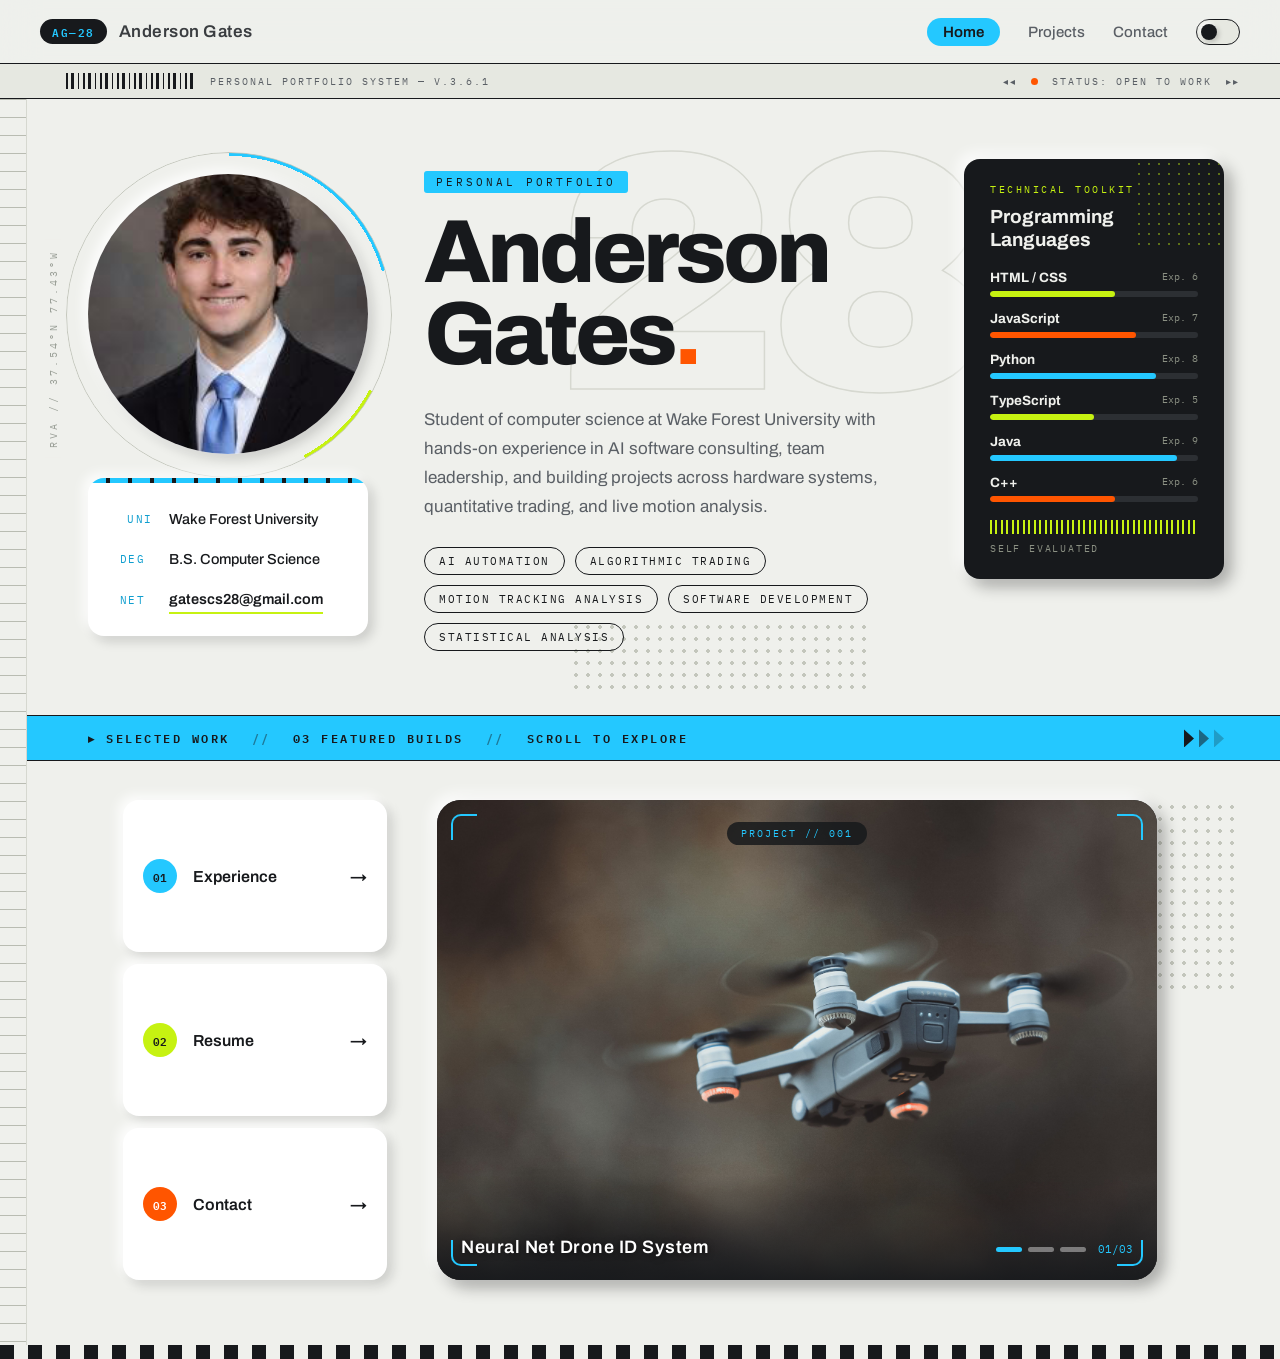
<file: src/index.html>
<!DOCTYPE html>
<html lang="en">
    <head>
        <meta charset="UTF-8" />
        <meta name="viewport" content="width=device-width, initial-scale=1.0"/>
        <title>Modern Home</title>
        <link href="https://fonts.googleapis.com/css2?family=Archivo:wght@400;500;600;700;800;900&family=IBM+Plex+Mono:wght@400;500;600&display=swap" rel="stylesheet">
        <link rel="stylesheet" href="style.css">
    </head>
    <body class="home-page">
        <header class="site-header">
            <span class="site-logo">Anderson Gates</span>
            <nav class="header-nav">
                <a href="index.html">Home</a>
                <a href="projects.html">Projects</a>
                <a href="contact.html">Contact</a>
                <button class="dark-toggle" aria-label="Toggle dark mode" aria-pressed="false">
                    <span class="dark-toggle__thumb"></span>
                </button>
            </nav>
        </header>
        <div class="system-band system-band--home">
            <div class="system-band__readout">
                <span class="system-barcode" aria-hidden="true"></span>
                <span>Personal Portfolio System — V.3.6.1</span>
            </div>
            <div class="system-band__status">
                <span aria-hidden="true">◂◂</span>
                <span><i class="status-dot status-dot--orange"></i>Status: Open to Work</span>
                <span aria-hidden="true">▸▸</span>
            </div>
        </div>

        <!-- Hero -->
        <section class="home-hero">
            <div class="home-hero__left">
                <div class="home-hero__img-panel">
                    <img src="pictures/Headshot.jpg" alt="Professional headshot of Anderson Gates" />
                </div>
                <div class="home-hero__info-panel">
                    <dl class="home-hero__dl">
                        <dt>University</dt><dd>Wake Forest University</dd>
                        <dt>Major</dt><dd>B.S. Computer Science</dd>
                        <dt>Email</dt><dd>gatescs28@gmail.com</dd>
                    </dl>
                </div>
            </div>
            <div class="home-hero__right">
                <p class="home-hero__eyebrow">Personal Portfolio</p>
                <h1 class="home-hero__name">Anderson<br>Gates<span class="accent-period">.</span></h1>
                <p class="home-hero__tagline">
                    Student of computer science at Wake Forest University with hands-on experience in AI software consulting, team leadership, and building projects across hardware systems, quantitative trading, and live motion analysis.
                </p>
                <div class="home-hero__chips" aria-label="Areas of focus">
                    <span>AI Automation</span>
                    <span>Algorithmic Trading</span>
                    <span>Motion Tracking Analysis</span>
                    <span>Software Development</span>
                    <span>Statistical Analysis</span>
                </div>
            </div>
            <aside class="home-hero__languages-panel" aria-labelledby="languages-title">
                <p class="home-hero__languages-eyebrow">Technical Toolkit</p>
                <h2 id="languages-title" class="home-hero__languages-title">Programming Languages</h2>
                <ul class="home-hero__languages-list">
                    <li><span>HTML / CSS</span><small>Exp. 6</small><i style="--skill: 60%; --skill-color: var(--green)"></i></li>
                    <li><span>JavaScript</span><small>Exp. 7</small><i style="--skill: 70%; --skill-color: var(--orange)"></i></li>
                    <li><span>Python</span><small>Exp. 8</small><i style="--skill: 80%; --skill-color: var(--blue)"></i></li>
                    <li><span>TypeScript</span><small>Exp. 5</small><i style="--skill: 50%; --skill-color: var(--green)"></i></li>
                    <li><span>Java</span><small>Exp. 9</small><i style="--skill: 90%; --skill-color: var(--blue)"></i></li>
                    <li><span>C++</span><small>Exp. 6</small><i style="--skill: 60%; --skill-color: var(--orange)"></i></li>
                </ul>
                <div class="toolkit-barcode" aria-hidden="true"></div>
                <p class="toolkit-note">Self Evaluated</p>
            </aside>
        </section>

        <div class="selected-work-band">
            <span>▸ Selected Work</span><i>//</i><span>03 Featured Builds</span><i>//</i><span>Scroll to Explore</span>
            <div class="selected-work-band__arrows" aria-hidden="true"><b></b><b></b><b></b></div>
        </div>

        <main class="main-content">
            <div class="side-nav-container">
                <nav class="side-nav">
                    <a href="experience.html" data-index="0"><button class="neu-btn">Experience</button></a>
                    <a href="resume.html" data-index="1"><button class="neu-btn">Resume</button></a>
                    <a href="contact.html" data-index="2"><button class="neu-btn">Contact</button></a>
                </nav>
                <a href="experience.html" class="side-nav-merged">
                    <div class="merged-stripe"></div>
                    <img src="pictures/resume-preview.jpeg" alt="Experience Preview" />
                    <span class="merged-label">Experience</span>
                </a>
                <a href="resume.html" class="side-nav-merged">
                    <div class="merged-stripe"></div>
                    <img src="pictures/code-preview.jpeg" alt="Resume Preview" />
                    <span class="merged-label">Resume</span>
                </a>
                <a href="contact.html" class="side-nav-merged">
                    <div class="merged-stripe"></div>
                    <img src="pictures/Contact_button.jpeg" alt="Contact Preview" />
                    <span class="merged-label">Contact</span>
                </a>
            </div>
            <div class="project-panel">
                <span class="hud-corner hud-corner--tl" aria-hidden="true"></span>
                <span class="hud-corner hud-corner--tr" aria-hidden="true"></span>
                <span class="hud-corner hud-corner--bl" aria-hidden="true"></span>
                <span class="hud-corner hud-corner--br" aria-hidden="true"></span>
                <span class="project-panel__meta">Project // 001</span>
                <button class="slide-arrow slide-arrow--prev" aria-label="Previous">&#8249;</button>
                <button class="slide-arrow slide-arrow--next" aria-label="Next">&#8250;</button>
                <div class="slide active">
                    <img src="pictures/drone-cover.jpeg" alt="Neural Net Drone ID System project" />
                    <span class="slide-title">Neural Net Drone ID System</span>
                </div>
                <div class="slide">
                    <img src="pictures/trading-cover.jpeg" alt="Project 2" />
                    <span class="slide-title">Analytical Trading Software</span>
                </div>
                <div class="slide">
                    <img src="pictures/Kalshi_Project_Header.jpg" alt="Prediction Market Model project" />
                    <span class="slide-title">Prediction Market Model</span>
                </div>
                <div class="project-panel__progress" aria-hidden="true">
                    <span class="is-active"></span><span></span><span></span>
                    <b>01/03</b>
                </div>
            </div>
        </main>
        <footer class="texture-band" aria-hidden="true"></footer>
        <script src="breadcrumb.js"></script>
        <script src="darkMode.js"></script>
        <script src="homePage.js"></script>
    </body>
</html>
</file>
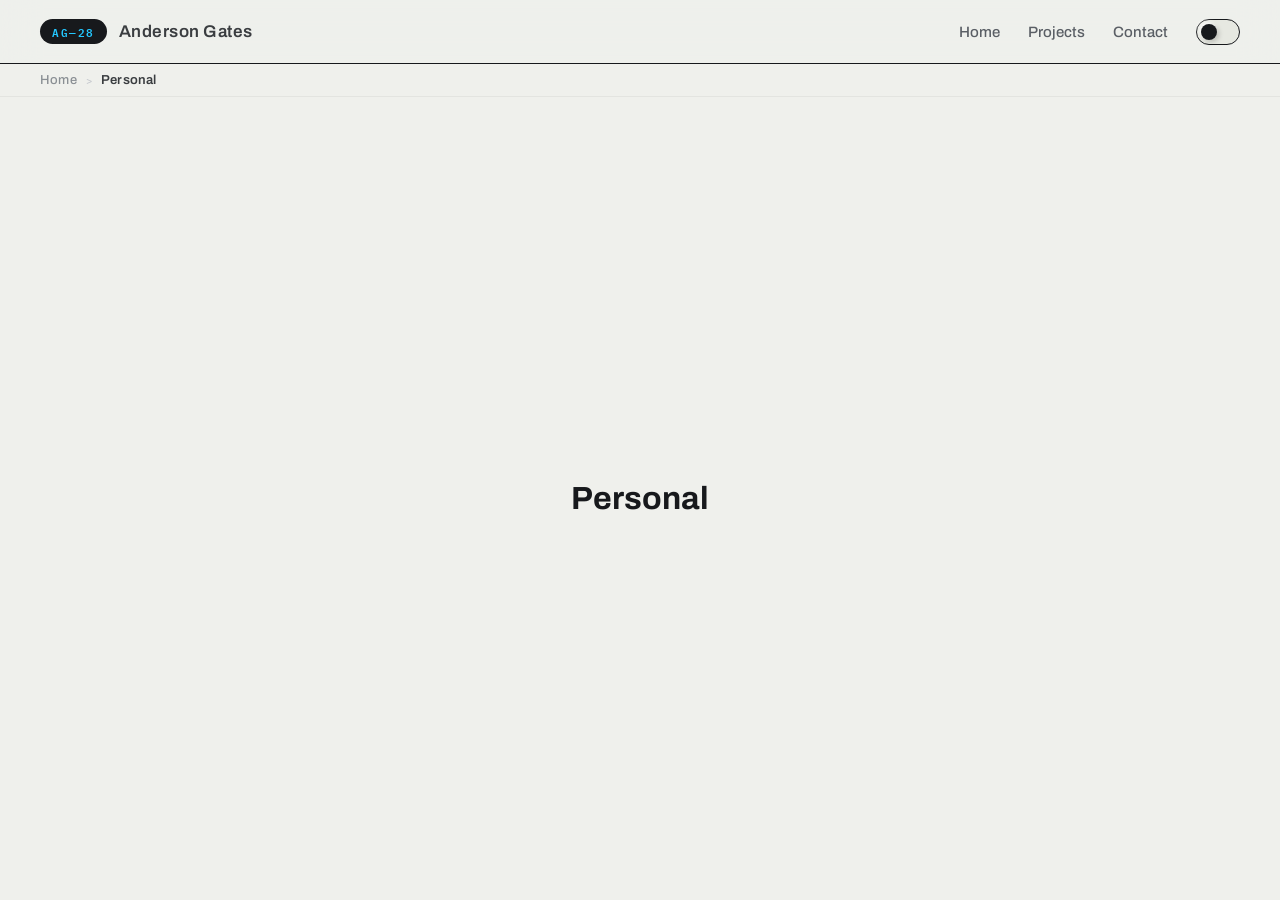
<file: src/about.html>
<!DOCTYPE html>
<html lang="en">
    <head>
        <meta charset="UTF-8" />
        <meta name="viewport" content="width=device-width, initial-scale=1.0"/>
        <title>Personal</title>
        <link href="https://fonts.googleapis.com/css2?family=Archivo:wght@400;500;600;700;800;900&family=IBM+Plex+Mono:wght@400;500;600&display=swap" rel="stylesheet">
        <link rel="stylesheet" href="style.css">
    </head>
    <body>
        <header class="site-header">
            <span class="site-logo">Anderson Gates</span>
            <nav class="header-nav">
                <a href="index.html">Home</a>
                <a href="projects.html">Projects</a>
                <a href="contact.html">Contact</a>
                <button class="dark-toggle" aria-label="Toggle dark mode" aria-pressed="false">
                    <span class="dark-toggle__thumb"></span>
                </button>
            </nav>
        </header>
        <div class="breadcrumb-bar"></div>
        <main class="main-content">
            <h1>Personal</h1>
        </main>
        <script src="breadcrumb.js"></script>
        <script src="darkMode.js"></script>
    </body>
</html>
</file>
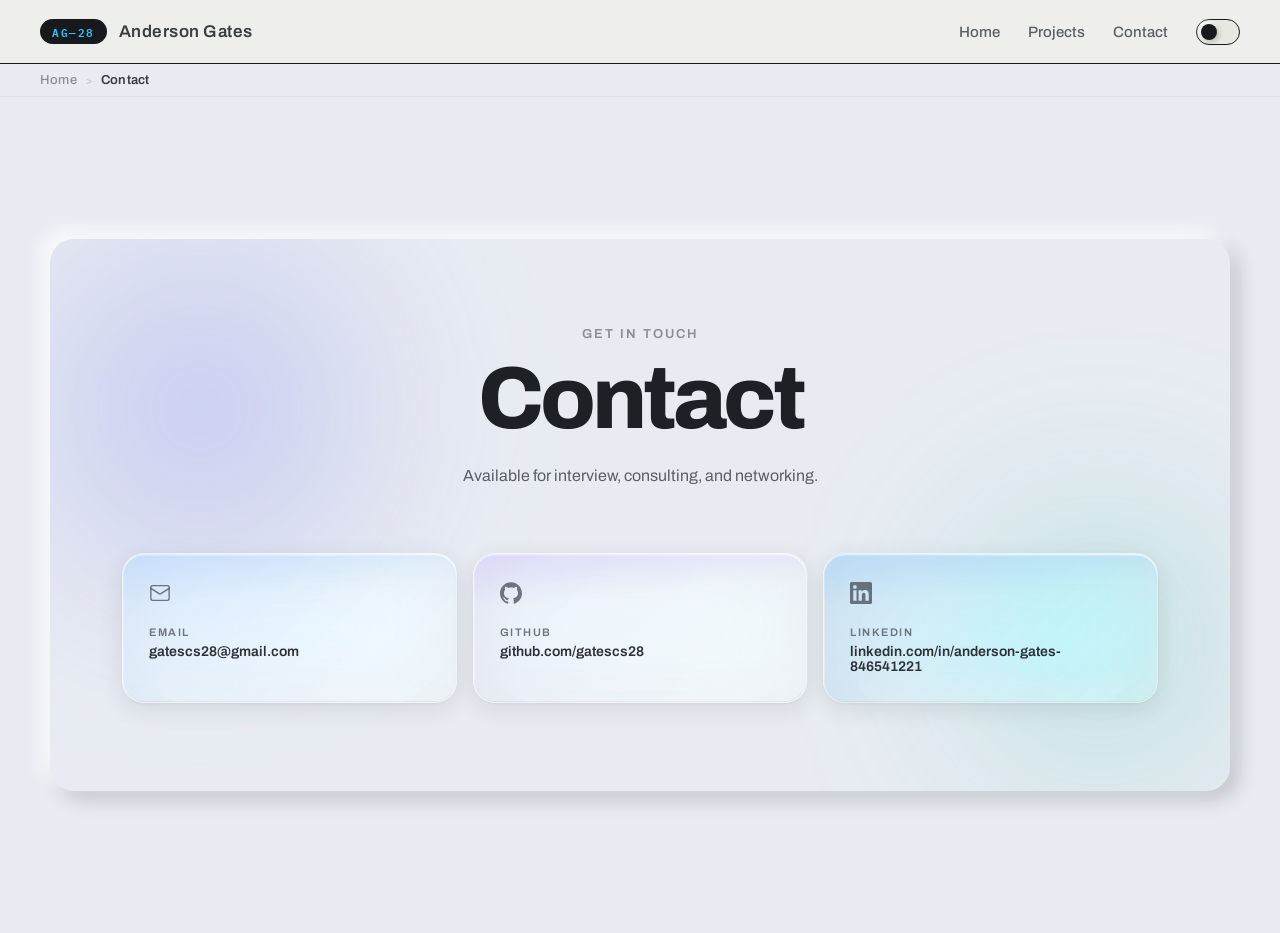
<file: src/contact.html>
<!DOCTYPE html>
<html lang="en">
    <head>
        <meta charset="UTF-8" />
        <meta name="viewport" content="width=device-width, initial-scale=1.0"/>
        <title>Contact — Anderson Gates</title>
        <link href="https://fonts.googleapis.com/css2?family=Archivo:wght@400;500;600;700;800;900&family=IBM+Plex+Mono:wght@400;500;600&display=swap" rel="stylesheet">
        <link rel="stylesheet" href="style.css">
    </head>
    <body class="page-scrollable contact-page">
        <header class="site-header">
            <span class="site-logo">Anderson Gates</span>
            <nav class="header-nav">
                <a href="index.html">Home</a>
                <a href="projects.html">Projects</a>
                <a href="contact.html">Contact</a>
                <button class="dark-toggle" aria-label="Toggle dark mode" aria-pressed="false">
                    <span class="dark-toggle__thumb"></span>
                </button>
            </nav>
        </header>
        <div class="breadcrumb-bar"></div>

        <div class="contact-wrap">
            <div class="contact-panel">
                <div class="contact-panel__orb contact-panel__orb--a"></div>
                <div class="contact-panel__orb contact-panel__orb--b"></div>

                <p class="contact-panel__eyebrow">Get in touch</p>
                <h1 class="contact-panel__title">Contact</h1>
                <p class="contact-panel__sub">Available for interview, consulting, and networking.</p>

                <div class="contact-panel__grid">

                    <!-- Primary buttons -->
                    <div class="contact-primary-row">
                        <a class="contact-item contact-item--email" href="mailto:gatescs28@gmail.com">
                            <svg class="contact-item__icon" viewBox="0 0 24 24" fill="none" stroke="currentColor" stroke-width="1.5" stroke-linecap="round" stroke-linejoin="round">
                                <rect x="2" y="4" width="20" height="16" rx="2"/>
                                <path d="m22 7-8.97 5.7a1.94 1.94 0 0 1-2.06 0L2 7"/>
                            </svg>
                            <span class="contact-item__label">Email</span>
                            <span class="contact-item__value">gatescs28@gmail.com</span>
                        </a>
                        <a class="contact-item contact-item--github" href="https://github.com/gatescs28" target="_blank" rel="noopener">
                            <svg class="contact-item__icon" viewBox="0 0 24 24" fill="currentColor">
                                <path d="M12 .297c-6.63 0-12 5.373-12 12 0 5.303 3.438 9.8 8.205 11.385.6.113.82-.258.82-.577 0-.285-.01-1.04-.015-2.04-3.338.724-4.042-1.61-4.042-1.61C4.422 18.07 3.633 17.7 3.633 17.7c-1.087-.744.084-.729.084-.729 1.205.084 1.838 1.236 1.838 1.236 1.07 1.835 2.809 1.305 3.495.998.108-.776.417-1.305.76-1.605-2.665-.3-5.466-1.332-5.466-5.93 0-1.31.465-2.38 1.235-3.22-.135-.303-.54-1.523.105-3.176 0 0 1.005-.322 3.3 1.23.96-.267 1.98-.399 3-.405 1.02.006 2.04.138 3 .405 2.28-1.552 3.285-1.23 3.285-1.23.645 1.653.24 2.873.12 3.176.765.84 1.23 1.91 1.23 3.22 0 4.61-2.805 5.625-5.475 5.92.42.36.81 1.096.81 2.22 0 1.606-.015 2.896-.015 3.286 0 .315.21.69.825.57C20.565 22.092 24 17.592 24 12.297c0-6.627-5.373-12-12-12"/>
                            </svg>
                            <span class="contact-item__label">GitHub</span>
                            <span class="contact-item__value">github.com/gatescs28</span>
                        </a>
                        <a class="contact-item contact-item--linkedin" href="https://www.linkedin.com/in/anderson-gates-846541221/" target="_blank" rel="noopener">
                            <svg class="contact-item__icon" viewBox="0 0 24 24" fill="currentColor">
                                <path d="M20.447 20.452h-3.554v-5.569c0-1.328-.027-3.037-1.852-3.037-1.853 0-2.136 1.445-2.136 2.939v5.667H9.351V9h3.414v1.561h.046c.477-.9 1.637-1.85 3.37-1.85 3.601 0 4.267 2.37 4.267 5.455v6.286zM5.337 7.433a2.062 2.062 0 01-2.063-2.065 2.064 2.064 0 112.063 2.065zm1.782 13.019H3.555V9h3.564v11.452zM22.225 0H1.771C.792 0 0 .774 0 1.729v20.542C0 23.227.792 24 1.771 24h20.451C23.2 24 24 23.227 24 22.271V1.729C24 .774 23.2 0 22.222 0h.003z"/>
                            </svg>
                            <span class="contact-item__label">LinkedIn</span>
                            <span class="contact-item__value">linkedin.com/in/anderson-gates-846541221</span>
                        </a>
                    </div>

                </div>
            </div>
        </div>

        <script src="breadcrumb.js"></script>
        <script src="darkMode.js"></script>
    </body>
</html>
</file>
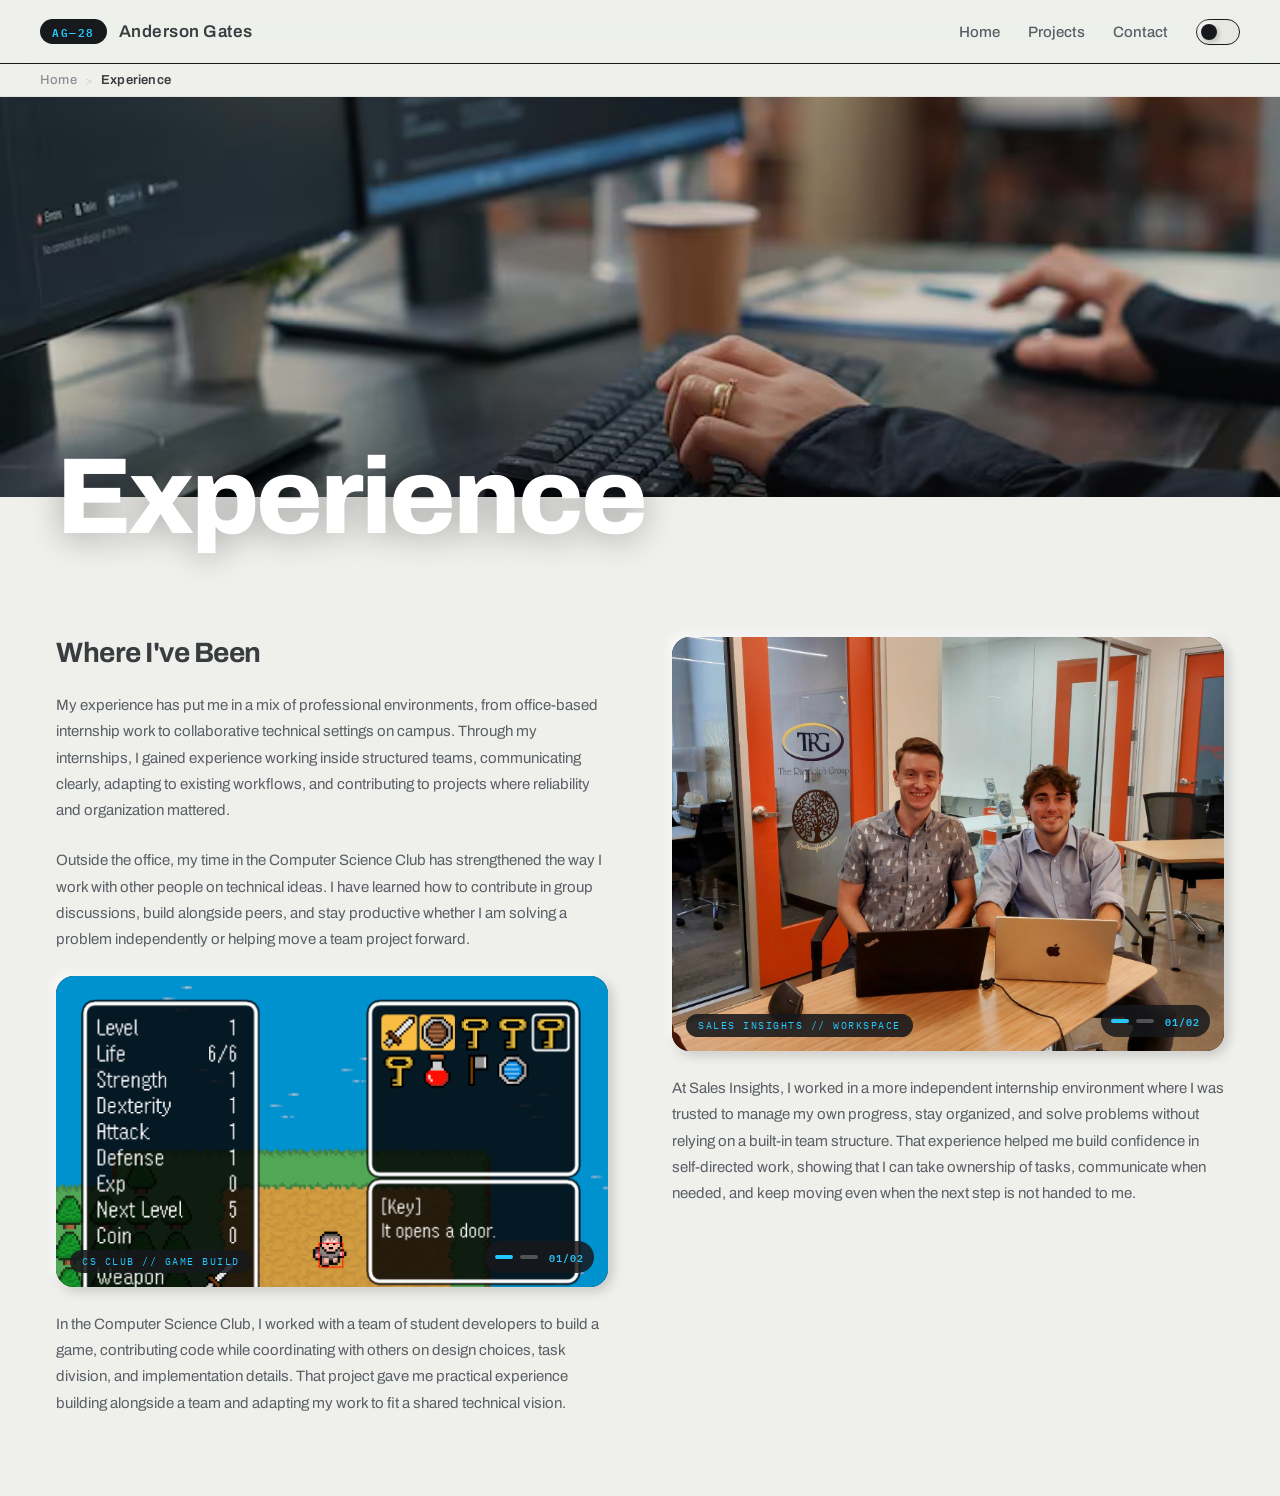
<file: src/experience.html>
<!DOCTYPE html>
<html lang="en">
    <head>
        <meta charset="UTF-8" />
        <meta name="viewport" content="width=device-width, initial-scale=1.0"/>
        <title>Experience</title>
        <link href="https://fonts.googleapis.com/css2?family=Archivo:wght@400;500;600;700;800;900&family=IBM+Plex+Mono:wght@400;500;600&display=swap" rel="stylesheet">
        <link rel="stylesheet" href="style.css">
    </head>
    <body class="page-scrollable">
        <header class="site-header">
            <span class="site-logo">Anderson Gates</span>
            <nav class="header-nav">
                <a href="index.html">Home</a>
                <a href="projects.html">Projects</a>
                <a href="contact.html">Contact</a>
                <button class="dark-toggle" aria-label="Toggle dark mode" aria-pressed="false">
                    <span class="dark-toggle__thumb"></span>
                </button>
            </nav>
        </header>
        <div class="breadcrumb-bar"></div>
        <div class="experience-hero">
            <img src="pictures/Expirience_Header.png" alt="" />
            <h1 class="experience-hero-title">Experience</h1>
        </div>
        <main class="experience-content">
            <div class="exp-row">
                <div class="exp-col">
                    <h2 class="exp-heading">Where I've Been</h2>
                    <p class="exp-body">My experience has put me in a mix of professional environments, from office-based internship work to collaborative technical settings on campus. Through my internships, I gained experience working inside structured teams, communicating clearly, adapting to existing workflows, and contributing to projects where reliability and organization mattered.</p>
                    <p class="exp-body">Outside the office, my time in the Computer Science Club has strengthened the way I work with other people on technical ideas. I have learned how to contribute in group discussions, build alongside peers, and stay productive whether I am solving a problem independently or helping move a team project forward.</p>
                    <div class="exp-inline-img exp-showcase" aria-label="Computer Science Club game showcase">
                        <button class="slide-arrow slide-arrow--prev exp-showcase__arrow exp-showcase__arrow--prev" type="button" aria-label="Previous Computer Science Club image">&#8249;</button>
                        <button class="slide-arrow slide-arrow--next exp-showcase__arrow exp-showcase__arrow--next" type="button" aria-label="Next Computer Science Club image">&#8250;</button>

                        <figure class="exp-showcase__slide is-active">
                            <img src="pictures/CS_Club_Game.png" alt="Computer Science Club game project screenshot" />
                            <figcaption>CS Club // Game Build</figcaption>
                        </figure>
                        <figure class="exp-showcase__slide exp-showcase__slide--full-view">
                            <img src="pictures/CS_Club_pic2.png" alt="Computer Science Club game development screenshot" />
                            <figcaption>CS Club // Map Development</figcaption>
                        </figure>

                        <div class="exp-showcase__progress" aria-hidden="true">
                            <span class="is-active"></span><span></span>
                            <b>01/02</b>
                        </div>
                    </div>
                    <p class="exp-body">In the Computer Science Club, I worked with a team of student developers to build a game, contributing code while coordinating with others on design choices, task division, and implementation details. That project gave me practical experience building alongside a team and adapting my work to fit a shared technical vision.</p>
                </div>
                <div class="exp-col">
                    <div class="exp-side-img exp-showcase" aria-label="Sales Insights internship visual showcase">
                        <button class="slide-arrow slide-arrow--prev exp-showcase__arrow exp-showcase__arrow--prev" type="button" aria-label="Previous Sales Insights image">&#8249;</button>
                        <button class="slide-arrow slide-arrow--next exp-showcase__arrow exp-showcase__arrow--next" type="button" aria-label="Next Sales Insights image">&#8250;</button>

                        <figure class="exp-showcase__slide is-active">
                            <img src="pictures/Sales_Insights_Pic.png" alt="Sales Insights internship project visual" />
                            <figcaption>Sales Insights // Workspace</figcaption>
                        </figure>
                        <figure class="exp-showcase__slide">
                            <img src="pictures/Sales_Insights_Visual.png" alt="Sales Insights visual dashboard" />
                            <figcaption>Sales Insights // Output Visual</figcaption>
                        </figure>

                        <div class="exp-showcase__progress" aria-hidden="true">
                            <span class="is-active"></span><span></span>
                            <b>01/02</b>
                        </div>
                    </div>
                    <p class="exp-body exp-body--right">At Sales Insights, I worked in a more independent internship environment where I was trusted to manage my own progress, stay organized, and solve problems without relying on a built-in team structure. That experience helped me build confidence in self-directed work, showing that I can take ownership of tasks, communicate when needed, and keep moving even when the next step is not handed to me.</p>
                </div>
            </div>
        </main>
        <script src="breadcrumb.js"></script>
        <script src="darkMode.js"></script>
        <script src="experienceShowcase.js"></script>
    </body>
</html>
</file>
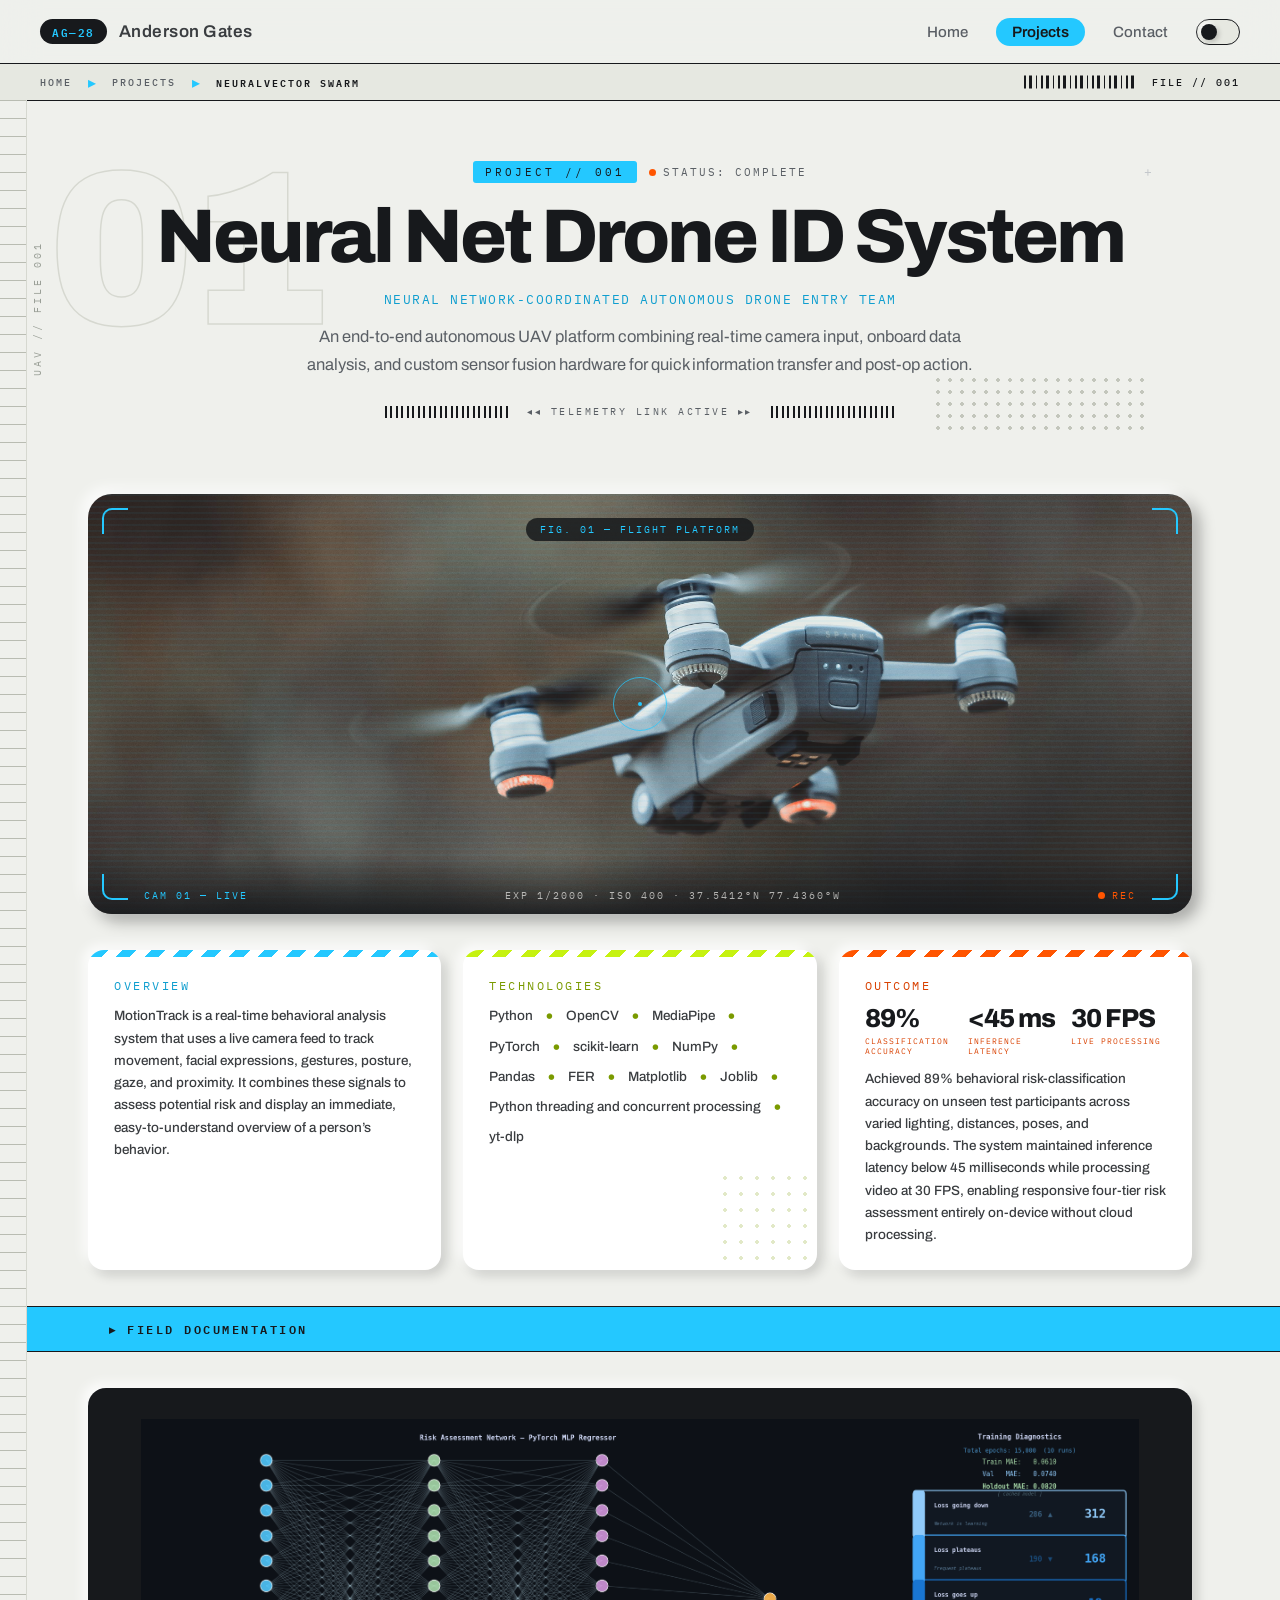
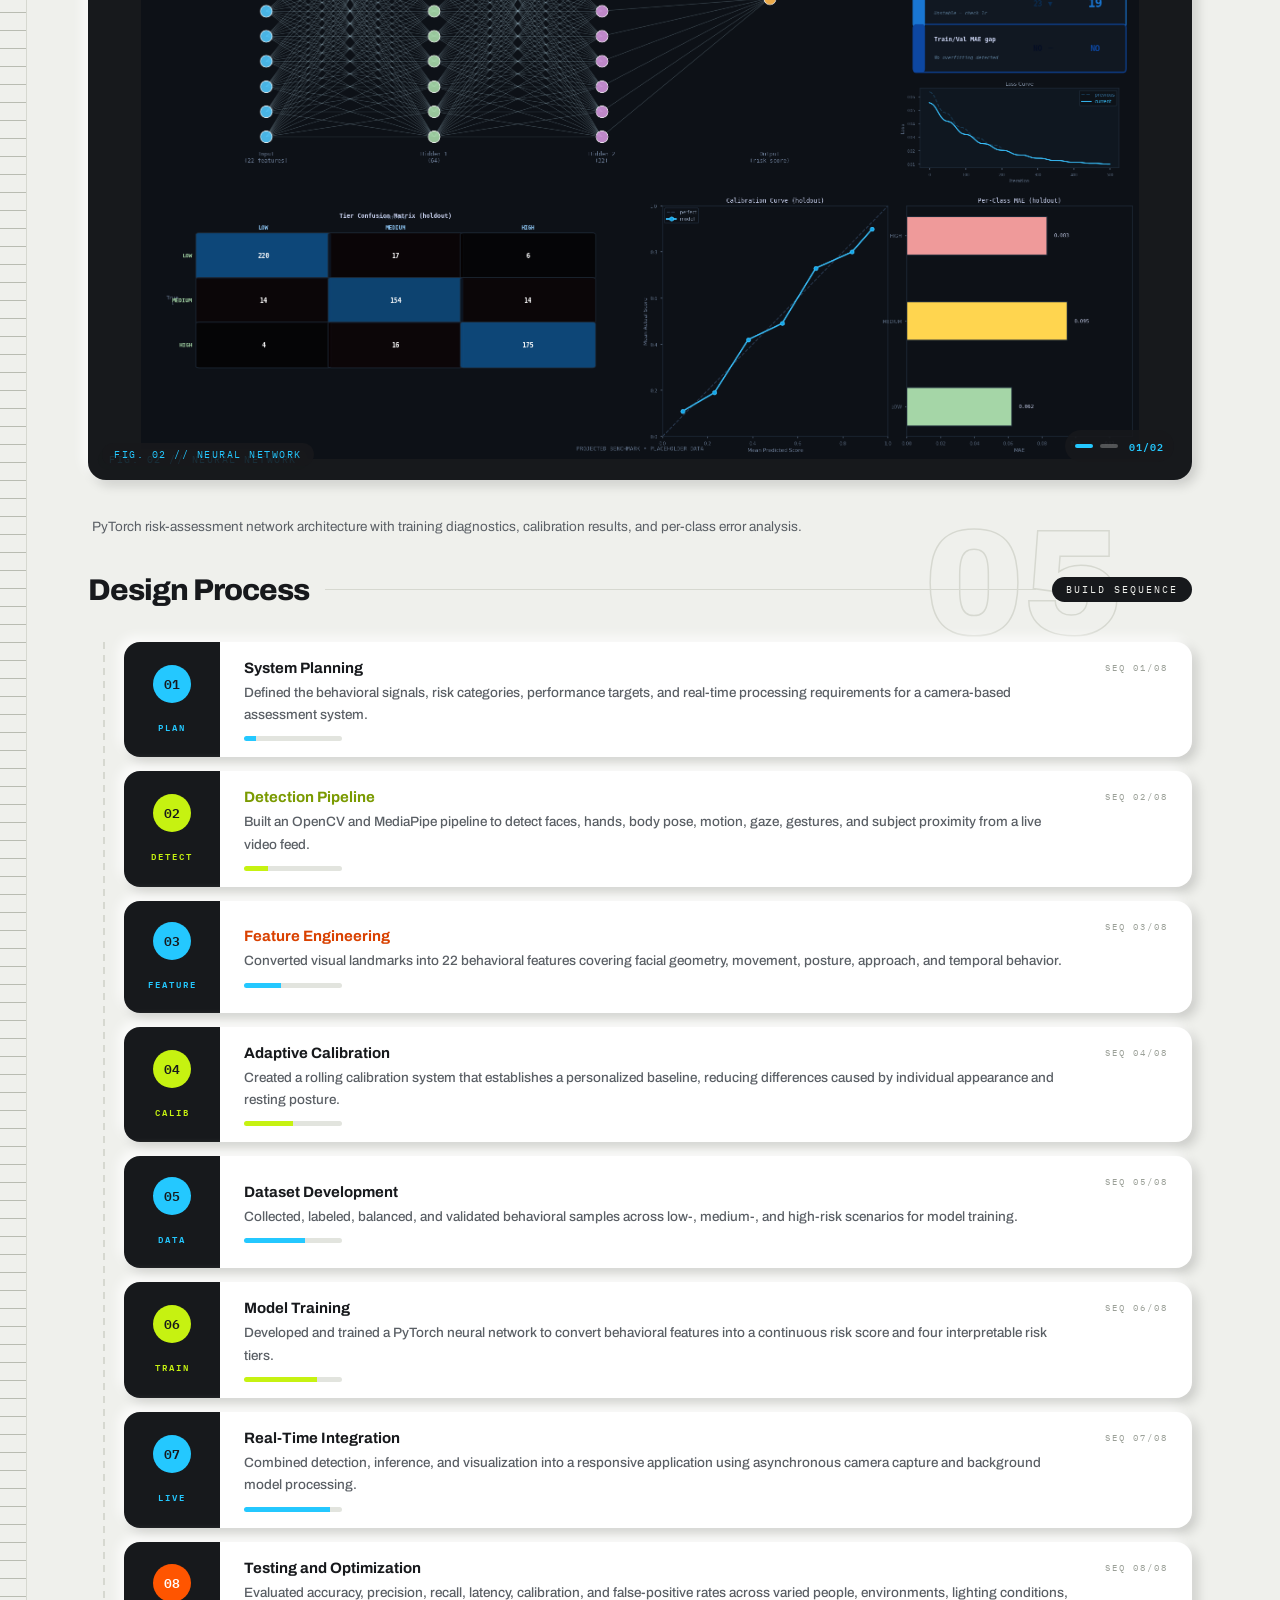
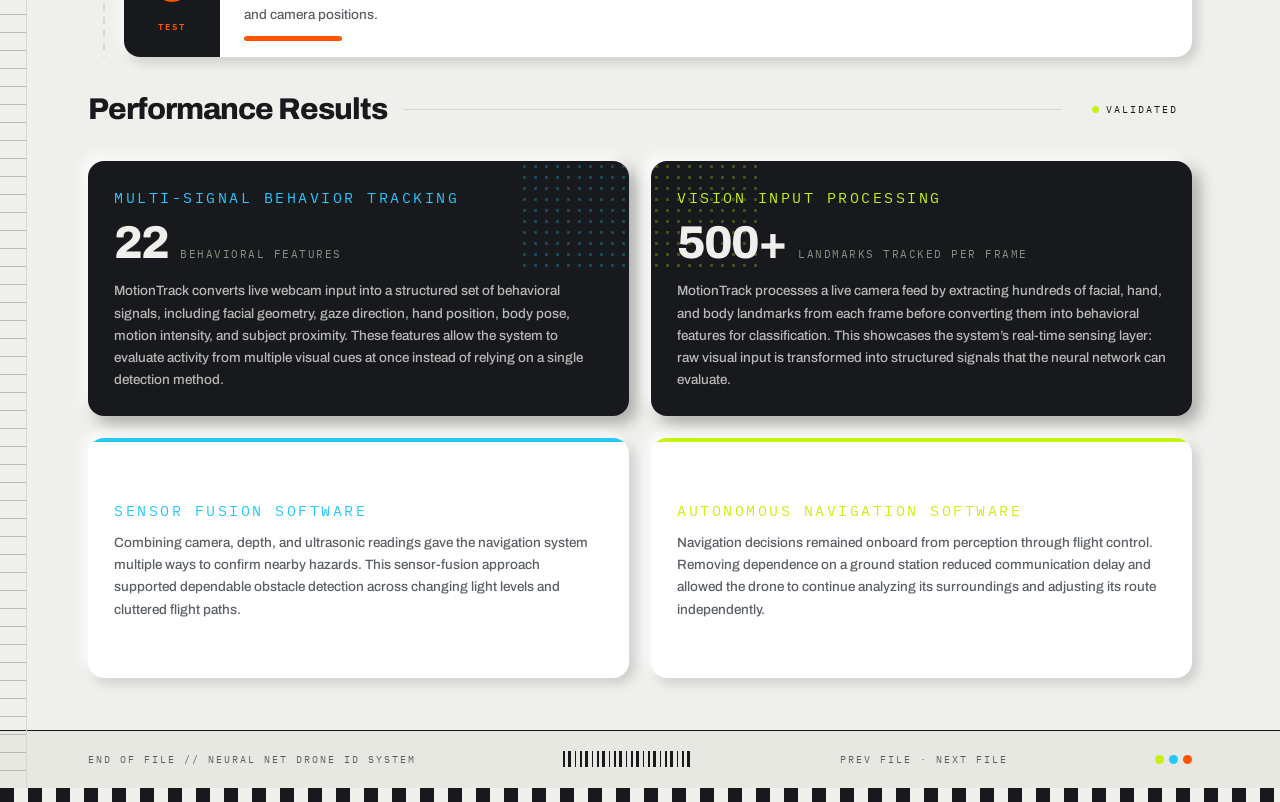
<file: src/project1.html>
<!DOCTYPE html>
<html lang="en">
    <head>
        <meta charset="UTF-8" />
        <meta name="viewport" content="width=device-width, initial-scale=1.0"/>
        <title>Neural Net Drone ID System — Anderson Gates</title>
        <link href="https://fonts.googleapis.com/css2?family=Archivo:wght@400;500;600;700;800;900&family=IBM+Plex+Mono:wght@400;500;600&display=swap" rel="stylesheet">
        <link rel="stylesheet" href="style.css">
    </head>
    <body class="page-scrollable proj-page">
        <script src="pageTransition.js"></script>
        <header class="site-header">
            <span class="site-logo">Anderson Gates</span>
            <nav class="header-nav">
                <a href="index.html">Home</a>
                <a href="projects.html">Projects</a>
                <a href="contact.html">Contact</a>
                <button class="dark-toggle" aria-label="Toggle dark mode" aria-pressed="false">
                    <span class="dark-toggle__thumb"></span>
                </button>
            </nav>
        </header>
        <div class="breadcrumb-bar"></div>
        <span class="edge-ruler-tag" aria-hidden="true">UAV // File 001</span>

        <div class="proj-content">

            <!-- Title -->
            <div class="proj-hero">
                <span class="proj-hero__numeral" aria-hidden="true">01</span>
                <div class="proj-hero__meta">
                    <span>Project // 001</span>
                    <span><i class="status-dot status-dot--orange"></i>Status: Complete</span>
                </div>
                <!-- Previous project name reserved for reuse later: NeuralVector Swarm -->
                <h1 class="proj-title">Neural Net Drone ID System</h1>
                <p class="proj-project-subtitle">Neural Network-Coordinated Autonomous Drone Entry Team</p>
                <p class="proj-subtitle">An end-to-end autonomous UAV platform combining real-time camera input, onboard data analysis, and custom sensor fusion hardware for quick information transfer and post-op action.</p>
                <div class="telemetry-divider"><i></i><span>◂◂ Telemetry Link Active ▸▸</span><i></i></div>
            </div>

            <!-- Cover image -->
            <div class="proj-cover">
                <img src="pictures/drone-cover.jpeg" alt="Neural Net Drone ID System project cover" />
                <span class="hud-corner hud-corner--tl" aria-hidden="true"></span>
                <span class="hud-corner hud-corner--tr" aria-hidden="true"></span>
                <span class="hud-corner hud-corner--bl" aria-hidden="true"></span>
                <span class="hud-corner hud-corner--br" aria-hidden="true"></span>
                <span class="proj-cover__figure">Fig. 01 — Flight Platform</span>
                <span class="proj-cover__reticle" aria-hidden="true"></span>
                <div class="proj-cover__readout"><span>Cam 01 — Live</span><span>EXP 1/2000 · ISO 400 · 37.5412°N 77.4360°W</span><span><i class="status-dot status-dot--orange"></i>REC</span></div>
            </div>

            <!-- Three stat blocks -->
            <div class="proj-stats">
                <div class="proj-stat">
                    <p class="proj-stat__label">Overview</p>
                    <p class="proj-stat__value">MotionTrack is a real-time behavioral analysis system that uses a live camera feed to track movement, facial expressions, gestures, posture, gaze, and proximity. It combines these signals to assess potential risk and display an immediate, easy-to-understand overview of a person’s behavior.</p>
                </div>
                <div class="proj-stat">
                    <p class="proj-stat__label">Technologies</p>
                    <p class="proj-stat__value tech-stack">
                        <span>Python</span>
                        <span>OpenCV</span>
                        <span>MediaPipe</span>
                        <span>PyTorch</span>
                        <span>scikit-learn</span>
                        <span>NumPy</span>
                        <span>Pandas</span>
                        <span>FER</span>
                        <span>Matplotlib</span>
                        <span>Joblib</span>
                        <span>Python threading and concurrent processing</span>
                        <span>yt-dlp</span>
                    </p>
                </div>
                <div class="proj-stat">
                    <p class="proj-stat__label">Outcome</p>
                    <div class="proj-overview-metrics" aria-label="Key project results">
                        <strong>89%<small>Classification Accuracy</small></strong>
                        <strong>&lt;45 ms<small>Inference Latency</small></strong>
                        <strong>30 FPS<small>Live Processing</small></strong>
                    </div>
                    <p class="proj-stat__value">Achieved 89% behavioral risk-classification accuracy on unseen test participants across varied lighting, distances, poses, and backgrounds. The system maintained inference latency below 45 milliseconds while processing video at 30 FPS, enabling responsive four-tier risk assessment entirely on-device without cloud processing.</p>
                </div>
            </div>

            <div class="section-band section-band--viewport">▸ Field Documentation</div>

            <!-- Full-width neural network / MotionTrack showcase -->
            <div class="proj-gallery proj-gallery--network">
                <div class="proj-gallery__item proj-showcase" aria-label="Neural network and MotionTrack demo showcase">
                    <button class="slide-arrow slide-arrow--prev proj-showcase__arrow proj-showcase__arrow--prev" type="button" aria-label="Previous field documentation image">&#8249;</button>
                    <button class="slide-arrow slide-arrow--next proj-showcase__arrow proj-showcase__arrow--next" type="button" aria-label="Next field documentation image">&#8250;</button>

                    <figure class="proj-showcase__slide is-active">
                        <img src="pictures/nn_visualization_placeholder.png" alt="Neural network architecture and training diagnostics visualization" />
                        <figcaption>FIG. 02 // Neural Network</figcaption>
                    </figure>
                    <figure class="proj-showcase__slide">
                        <img src="pictures/MotionTrack_Demo.png" alt="MotionTrack live behavioral analysis demo interface" />
                        <figcaption>FIG. 03 // MotionTrack Demo</figcaption>
                        <span class="proj-showcase__note">//Background and Figure removed for figure demonstration</span>
                    </figure>

                    <div class="proj-showcase__progress" aria-hidden="true">
                        <span class="is-active"></span><span></span>
                        <b>01/02</b>
                    </div>
                </div>
            </div>
            <p class="proj-gallery__caption">PyTorch risk-assessment network architecture with training diagnostics, calibration results, and per-class error analysis.</p>

            <h2 class="proj-heading proj-heading--process"><span>Design Process</span><small>Build Sequence</small></h2>
            <div class="proj-process">
                <div class="proj-stat proj-process__step">
                    <span class="proj-process__number">1</span>
                    <div>
                        <p class="proj-stat__label">System Planning</p>
                        <p class="proj-stat__value">Defined the behavioral signals, risk categories, performance targets, and real-time processing requirements for a camera-based assessment system.</p>
                    </div>
                </div>
                <div class="proj-stat proj-process__step">
                    <span class="proj-process__number">2</span>
                    <div>
                        <p class="proj-stat__label">Detection Pipeline</p>
                        <p class="proj-stat__value">Built an OpenCV and MediaPipe pipeline to detect faces, hands, body pose, motion, gaze, gestures, and subject proximity from a live video feed.</p>
                    </div>
                </div>
                <div class="proj-stat proj-process__step">
                    <span class="proj-process__number">3</span>
                    <div>
                        <p class="proj-stat__label">Feature Engineering</p>
                        <p class="proj-stat__value">Converted visual landmarks into 22 behavioral features covering facial geometry, movement, posture, approach, and temporal behavior.</p>
                    </div>
                </div>
                <div class="proj-stat proj-process__step">
                    <span class="proj-process__number">4</span>
                    <div>
                        <p class="proj-stat__label">Adaptive Calibration</p>
                        <p class="proj-stat__value">Created a rolling calibration system that establishes a personalized baseline, reducing differences caused by individual appearance and resting posture.</p>
                    </div>
                </div>
                <div class="proj-stat proj-process__step">
                    <span class="proj-process__number">5</span>
                    <div>
                        <p class="proj-stat__label">Dataset Development</p>
                        <p class="proj-stat__value">Collected, labeled, balanced, and validated behavioral samples across low-, medium-, and high-risk scenarios for model training.</p>
                    </div>
                </div>
                <div class="proj-stat proj-process__step">
                    <span class="proj-process__number">6</span>
                    <div>
                        <p class="proj-stat__label">Model Training</p>
                        <p class="proj-stat__value">Developed and trained a PyTorch neural network to convert behavioral features into a continuous risk score and four interpretable risk tiers.</p>
                    </div>
                </div>
                <div class="proj-stat proj-process__step">
                    <span class="proj-process__number">7</span>
                    <div>
                        <p class="proj-stat__label">Real-Time Integration</p>
                        <p class="proj-stat__value">Combined detection, inference, and visualization into a responsive application using asynchronous camera capture and background model processing.</p>
                    </div>
                </div>
                <div class="proj-stat proj-process__step">
                    <span class="proj-process__number">8</span>
                    <div>
                        <p class="proj-stat__label">Testing and Optimization</p>
                        <p class="proj-stat__value">Evaluated accuracy, precision, recall, latency, calibration, and false-positive rates across varied people, environments, lighting conditions, and camera positions.</p>
                    </div>
                </div>
            </div>

            <h2 class="proj-heading proj-heading--results"><span>Performance Results</span><small><i class="status-dot status-dot--green"></i>Validated</small></h2>
            <div class="proj-stats proj-results proj-results--compact">
                <div class="proj-stat">
                    <p class="proj-stat__label">Multi-Signal Behavior Tracking</p>
                    <strong class="proj-result__metric">22 <small>Behavioral Features</small></strong>
                    <p class="proj-stat__value">MotionTrack converts live webcam input into a structured set of behavioral signals, including facial geometry, gaze direction, hand position, body pose, motion intensity, and subject proximity. These features allow the system to evaluate activity from multiple visual cues at once instead of relying on a single detection method.</p>
                </div>
                <div class="proj-stat">
                    <p class="proj-stat__label">Vision Input Processing</p>
                    <strong class="proj-result__metric">500+ <small>Landmarks Tracked per Frame</small></strong>
                    <p class="proj-stat__value">MotionTrack processes a live camera feed by extracting hundreds of facial, hand, and body landmarks from each frame before converting them into behavioral features for classification. This showcases the system’s real-time sensing layer: raw visual input is transformed into structured signals that the neural network can evaluate.</p>
                </div>
                <div class="proj-stat">
                    <p class="proj-stat__label">Sensor Fusion Software</p>
                    <p class="proj-stat__value">Combining camera, depth, and ultrasonic readings gave the navigation system multiple ways to confirm nearby hazards. This sensor-fusion approach supported dependable obstacle detection across changing light levels and cluttered flight paths.</p>
                </div>
                <div class="proj-stat">
                    <p class="proj-stat__label">Autonomous Navigation Software</p>
                    <p class="proj-stat__value">Navigation decisions remained onboard from perception through flight control. Removing dependence on a ground station reduced communication delay and allowed the drone to continue analyzing its surroundings and adjusting its route independently.</p>
                </div>
            </div>

        </div>
        <footer class="project-file-footer">
            <span>End of File // Neural Net Drone ID System</span>
            <span class="system-barcode" aria-hidden="true"></span>
            <span>Prev File · Next File</span>
            <span class="project-file-footer__dots" aria-hidden="true"><i></i><i></i><i></i></span>
        </footer>
        <div class="texture-band" aria-hidden="true"></div>

        <script src="breadcrumb.js"></script>
        <script src="darkMode.js"></script>
        <script src="droneShowcase.js"></script>
    </body>
</html>
</file>
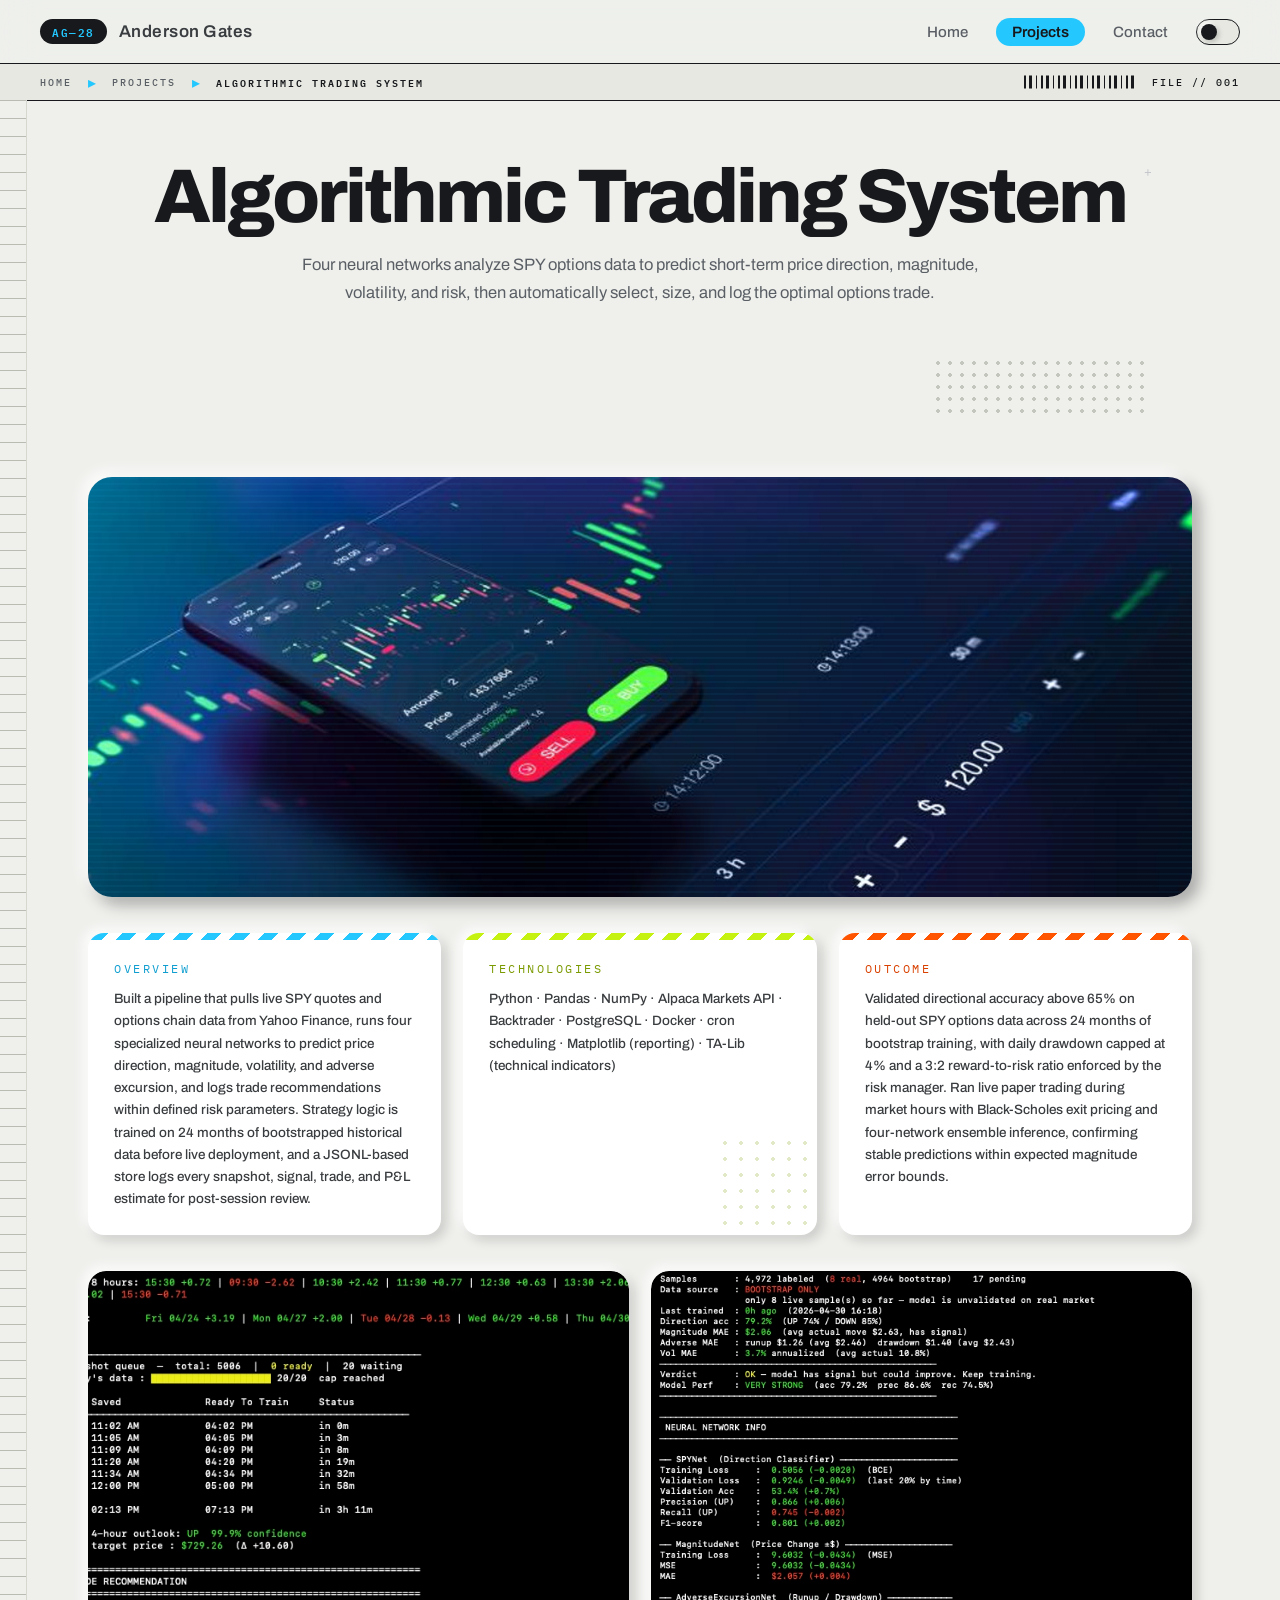
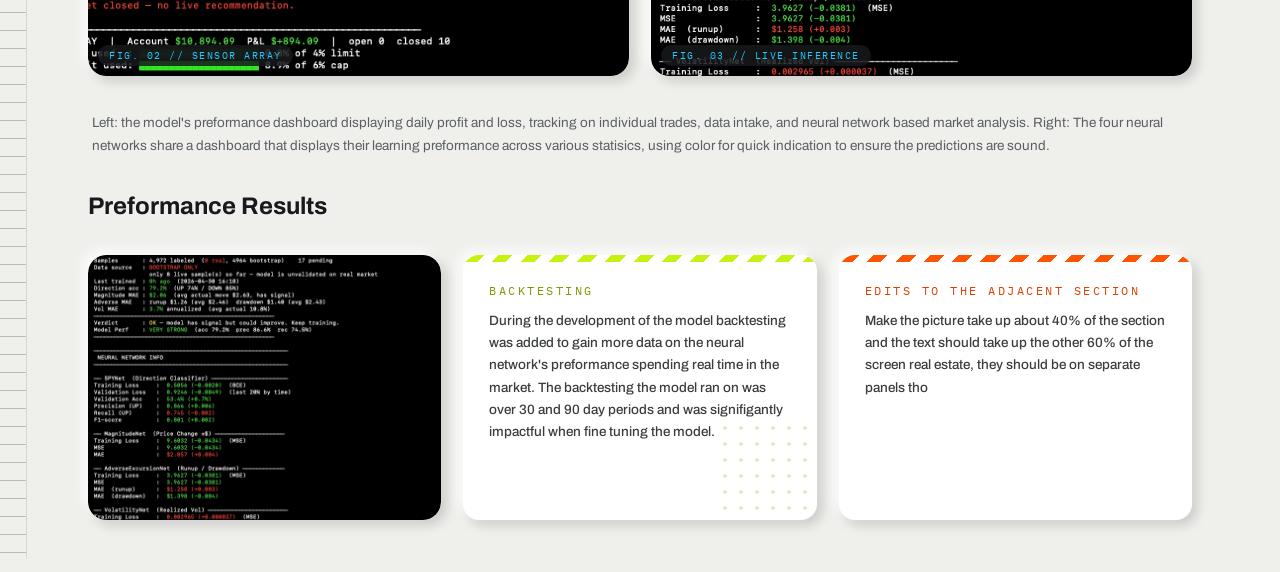
<file: src/project2.html>
<!DOCTYPE html>
<html lang="en">
    <head>
        <meta charset="UTF-8" />
        <meta name="viewport" content="width=device-width, initial-scale=1.0"/>
        <title>Algorithmic Trading System — Anderson Gates</title>
        <link href="https://fonts.googleapis.com/css2?family=Archivo:wght@400;500;600;700;800;900&family=IBM+Plex+Mono:wght@400;500;600&display=swap" rel="stylesheet">
        <link rel="stylesheet" href="style.css">
    </head>
    <body class="page-scrollable proj-page">
        <script src="pageTransition.js"></script>
        <header class="site-header">
            <span class="site-logo">Anderson Gates</span>
            <nav class="header-nav">
                <a href="index.html">Home</a>
                <a href="projects.html">Projects</a>
                <a href="contact.html">Contact</a>
                <button class="dark-toggle" aria-label="Toggle dark mode" aria-pressed="false">
                    <span class="dark-toggle__thumb"></span>
                </button>
            </nav>
        </header>
        <div class="breadcrumb-bar"></div>

        <div class="proj-content">

            <!-- Title -->
            <div class="proj-hero">
                <h1 class="proj-title">Algorithmic Trading System</h1>
                <p class="proj-subtitle">Four neural networks analyze SPY options data to predict short-term price direction, magnitude, volatility, and risk, then automatically select, size, and log the optimal options trade.</p>
            </div>

            <!-- Cover image -->
            <div class="proj-cover">
                <img src="pictures/trading-cover.jpeg" alt="Project 2 cover" />
            </div>

            <!-- Three stat blocks -->
            <div class="proj-stats">
                <div class="proj-stat">
                    <p class="proj-stat__label">Overview</p>
                    <p class="proj-stat__value">Built a pipeline that pulls live SPY quotes and options chain data from Yahoo Finance, runs four specialized neural networks to predict price direction, magnitude, volatility, and adverse excursion, and logs trade recommendations within defined risk parameters. Strategy logic is trained on 24 months of bootstrapped historical data before live deployment, and a JSONL-based store logs every snapshot, signal, trade, and P&L estimate for post-session review.</p>
                </div>
                <div class="proj-stat">
                    <p class="proj-stat__label">Technologies</p>
                    <p class="proj-stat__value">Python · Pandas · NumPy · Alpaca Markets API · Backtrader · PostgreSQL · Docker · cron scheduling · Matplotlib (reporting) · TA-Lib (technical indicators)</p>
                </div>
                <div class="proj-stat">
                    <p class="proj-stat__label">Outcome</p>
                    <p class="proj-stat__value">Validated directional accuracy above 65% on held-out SPY options data across 24 months of bootstrap training, with daily drawdown capped at 4% and a 3:2 reward-to-risk ratio enforced by the risk manager. Ran live paper trading during market hours with Black-Scholes exit pricing and four-network ensemble inference, confirming stable predictions within expected magnitude error bounds.</p>
                </div>
            </div>

            <!-- Two gallery images -->
            <div class="proj-gallery">
                <div class="proj-gallery__item">
                    <img src="pictures/tradeIMG1.jpeg" alt="Detail view A" />
                </div>
                <div class="proj-gallery__item">
                    <img src="pictures/tradeIMG2.jpeg" alt="Detail view B" />
                </div>
            </div>
            <div>
                <p class="proj-gallery__caption">Left: the model's preformance dashboard displaying daily profit and loss, tracking on individual trades, data intake, and neural network based market analysis. Right: The four neural networks share a dashboard that displays their learning preformance across various statisics, using color for quick indication to ensure the predictions are sound.</p>
            </div>

            <h2>Preformance Results</h2>
            <div class="proj-stats">
                <div class="proj-gallery__item">
                    <img src="pictures/tradeIMG2.jpeg" alt="placeholder img" />
                </div>
                <div class="proj-stat">
                    <p class="proj-stat__label">Backtesting</p>
                    <p class="proj-stat__value">During the development of the model backtesting was added to gain more data on the neural network's preformance spending real time in the market. The backtesting the model ran on was over 30 and 90 day periods and was signifigantly impactful when fine tuning the model.</p>
                </div>
                <div class="proj-stat">
                    <p class="proj-stat__label">Edits to the adjacent section</p>
                    <p class="proj-stat__value">Make the picture take up about 40% of the section and the text should take up the other 60% of the screen real estate, they should be on separate panels tho</p>
                </div>

            </div>

        </div>

        <script src="breadcrumb.js"></script>
        <script src="darkMode.js"></script>
    </body>
</html>
</file>
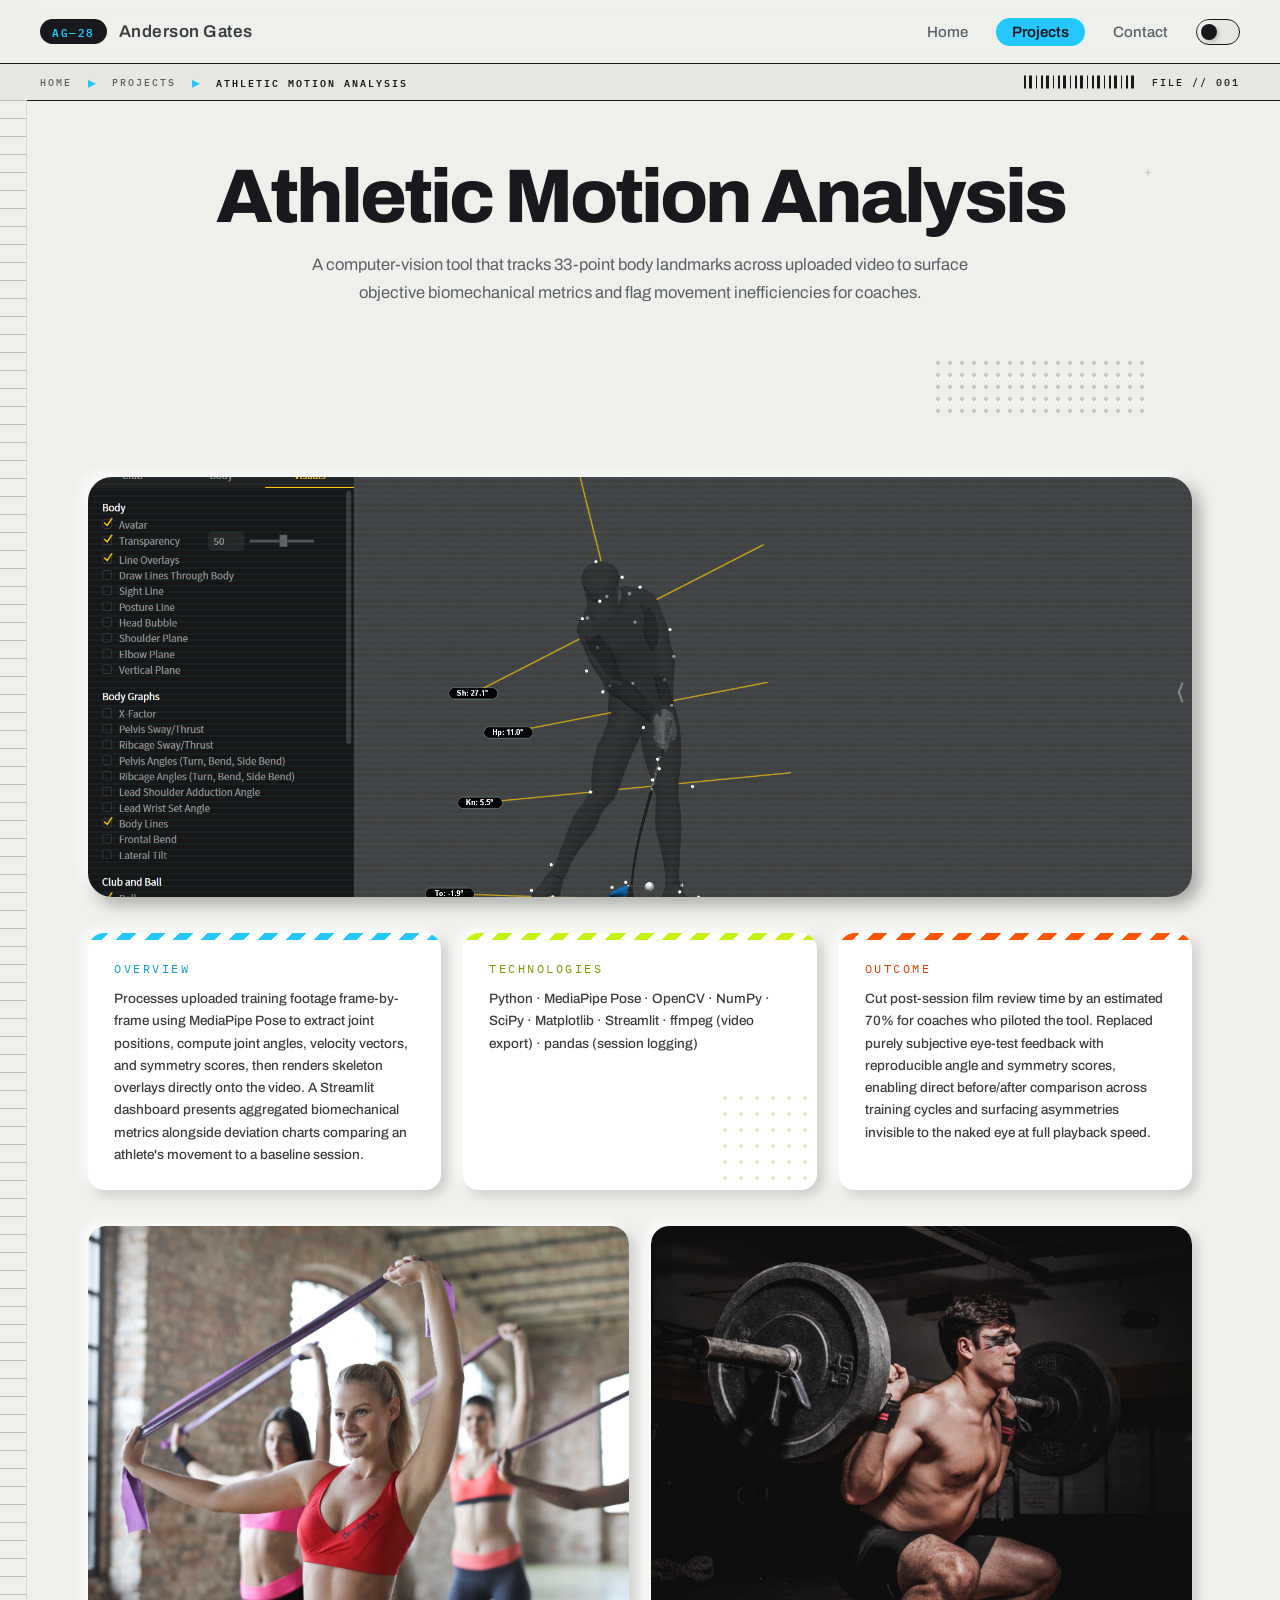
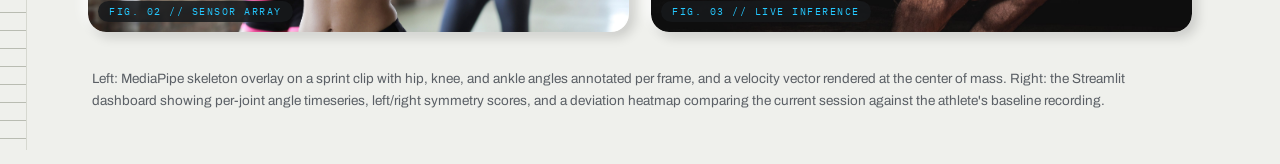
<file: src/project3.html>
<!DOCTYPE html>
<html lang="en">
    <head>
        <meta charset="UTF-8" />
        <meta name="viewport" content="width=device-width, initial-scale=1.0"/>
        <title>Athletic Motion Analysis — Anderson Gates</title>
        <link href="https://fonts.googleapis.com/css2?family=Archivo:wght@400;500;600;700;800;900&family=IBM+Plex+Mono:wght@400;500;600&display=swap" rel="stylesheet">
        <link rel="stylesheet" href="style.css">
    </head>
    <body class="page-scrollable proj-page">
        <script src="pageTransition.js"></script>
        <header class="site-header">
            <span class="site-logo">Anderson Gates</span>
            <nav class="header-nav">
                <a href="index.html">Home</a>
                <a href="projects.html">Projects</a>
                <a href="contact.html">Contact</a>
                <button class="dark-toggle" aria-label="Toggle dark mode" aria-pressed="false">
                    <span class="dark-toggle__thumb"></span>
                </button>
            </nav>
        </header>
        <div class="breadcrumb-bar"></div>

        <div class="proj-content">

            <!-- Title -->
            <div class="proj-hero">
                <h1 class="proj-title">Athletic Motion Analysis</h1>
                <p class="proj-subtitle">A computer-vision tool that tracks 33-point body landmarks across uploaded video to surface objective biomechanical metrics and flag movement inefficiencies for coaches.</p>
            </div>

            <!-- Cover image -->
            <div class="proj-cover">
                <img src="pictures/external-motion-overlay.png" alt="Project 3 cover" />
            </div>

            <!-- Three stat blocks -->
            <div class="proj-stats">
                <div class="proj-stat">
                    <p class="proj-stat__label">Overview</p>
                    <p class="proj-stat__value">Processes uploaded training footage frame-by-frame using MediaPipe Pose to extract joint positions, compute joint angles, velocity vectors, and symmetry scores, then renders skeleton overlays directly onto the video. A Streamlit dashboard presents aggregated biomechanical metrics alongside deviation charts comparing an athlete's movement to a baseline session.</p>
                </div>
                <div class="proj-stat">
                    <p class="proj-stat__label">Technologies</p>
                    <p class="proj-stat__value">Python · MediaPipe Pose · OpenCV · NumPy · SciPy · Matplotlib · Streamlit · ffmpeg (video export) · pandas (session logging)</p>
                </div>
                <div class="proj-stat">
                    <p class="proj-stat__label">Outcome</p>
                    <p class="proj-stat__value">Cut post-session film review time by an estimated 70% for coaches who piloted the tool. Replaced purely subjective eye-test feedback with reproducible angle and symmetry scores, enabling direct before/after comparison across training cycles and surfacing asymmetries invisible to the naked eye at full playback speed.</p>
                </div>
            </div>

            <!-- Two gallery images -->
            <div class="proj-gallery">
                <div class="proj-gallery__item">
                    <img src="pictures/external-golf-course.jpeg" alt="Detail view A" />
                </div>
                <div class="proj-gallery__item">
                    <img src="pictures/external-fitness-training.jpeg" alt="Detail view B" />
                </div>
            </div>
            <p class="proj-gallery__caption">Left: MediaPipe skeleton overlay on a sprint clip with hip, knee, and ankle angles annotated per frame, and a velocity vector rendered at the center of mass. Right: the Streamlit dashboard showing per-joint angle timeseries, left/right symmetry scores, and a deviation heatmap comparing the current session against the athlete's baseline recording.</p>

        </div>

        <script src="breadcrumb.js"></script>
        <script src="darkMode.js"></script>
    </body>
</html>
</file>
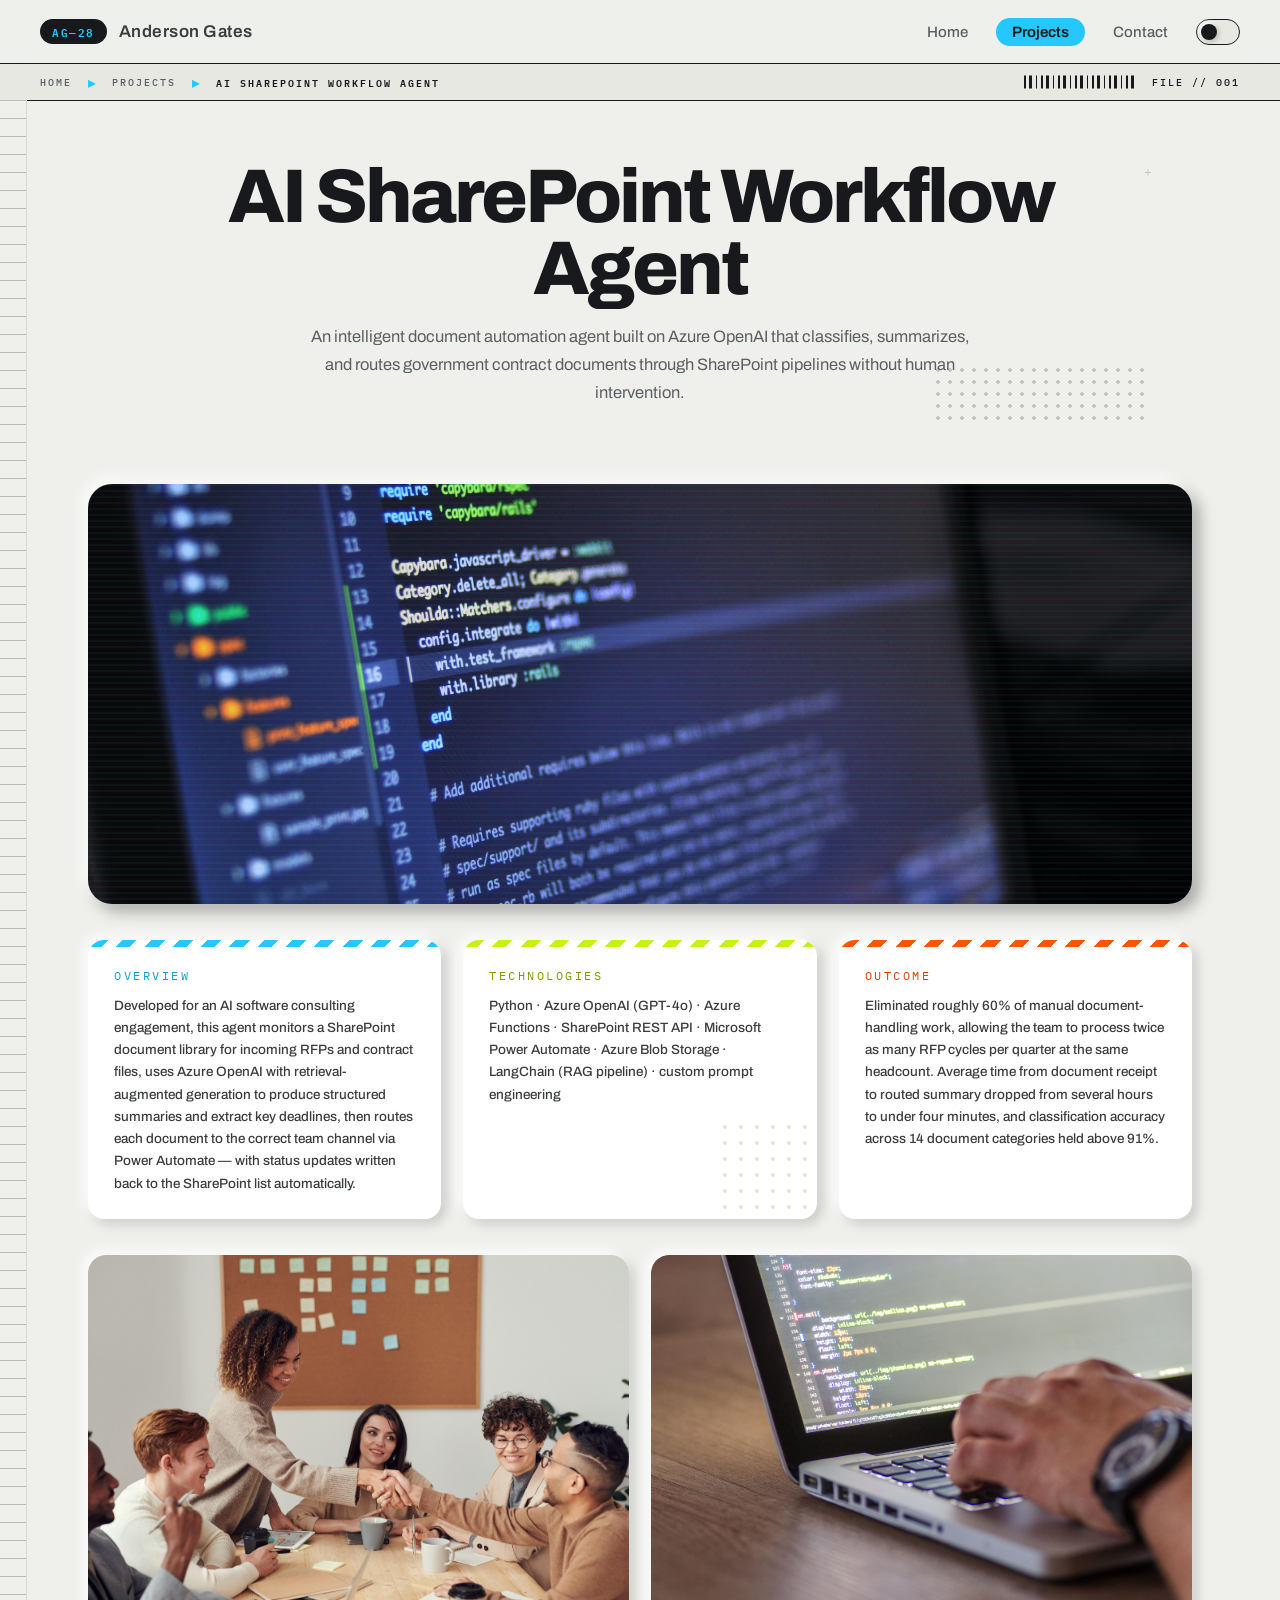
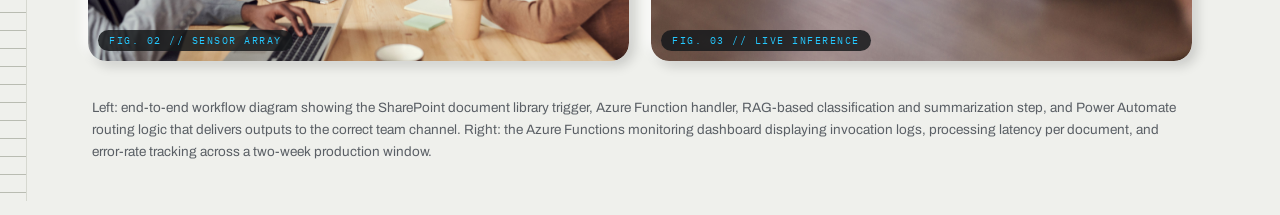
<file: src/project4.html>
<!DOCTYPE html>
<html lang="en">
    <head>
        <meta charset="UTF-8" />
        <meta name="viewport" content="width=device-width, initial-scale=1.0"/>
        <title>AI SharePoint Workflow Agent — Anderson Gates</title>
        <link href="https://fonts.googleapis.com/css2?family=Archivo:wght@400;500;600;700;800;900&family=IBM+Plex+Mono:wght@400;500;600&display=swap" rel="stylesheet">
        <link rel="stylesheet" href="style.css">
    </head>
    <body class="page-scrollable proj-page">
        <script src="pageTransition.js"></script>
        <header class="site-header">
            <span class="site-logo">Anderson Gates</span>
            <nav class="header-nav">
                <a href="index.html">Home</a>
                <a href="projects.html">Projects</a>
                <a href="contact.html">Contact</a>
                <button class="dark-toggle" aria-label="Toggle dark mode" aria-pressed="false">
                    <span class="dark-toggle__thumb"></span>
                </button>
            </nav>
        </header>
        <div class="breadcrumb-bar"></div>

        <div class="proj-content">

            <!-- Title -->
            <div class="proj-hero">
                <h1 class="proj-title">AI SharePoint Workflow Agent</h1>
                <p class="proj-subtitle">An intelligent document automation agent built on Azure OpenAI that classifies, summarizes, and routes government contract documents through SharePoint pipelines without human intervention.</p>
            </div>

            <!-- Cover image -->
            <div class="proj-cover">
                <img src="pictures/external-code-workspace.jpeg" alt="Project 4 cover" />
            </div>

            <!-- Three stat blocks -->
            <div class="proj-stats">
                <div class="proj-stat">
                    <p class="proj-stat__label">Overview</p>
                    <p class="proj-stat__value">Developed for an AI software consulting engagement, this agent monitors a SharePoint document library for incoming RFPs and contract files, uses Azure OpenAI with retrieval-augmented generation to produce structured summaries and extract key deadlines, then routes each document to the correct team channel via Power Automate — with status updates written back to the SharePoint list automatically.</p>
                </div>
                <div class="proj-stat">
                    <p class="proj-stat__label">Technologies</p>
                    <p class="proj-stat__value">Python · Azure OpenAI (GPT-4o) · Azure Functions · SharePoint REST API · Microsoft Power Automate · Azure Blob Storage · LangChain (RAG pipeline) · custom prompt engineering</p>
                </div>
                <div class="proj-stat">
                    <p class="proj-stat__label">Outcome</p>
                    <p class="proj-stat__value">Eliminated roughly 60% of manual document-handling work, allowing the team to process twice as many RFP cycles per quarter at the same headcount. Average time from document receipt to routed summary dropped from several hours to under four minutes, and classification accuracy across 14 document categories held above 91%.</p>
                </div>
            </div>

            <!-- Two gallery images -->
            <div class="proj-gallery">
                <div class="proj-gallery__item">
                    <img src="pictures/external-team-collaboration.jpeg" alt="Detail view A" />
                </div>
                <div class="proj-gallery__item">
                    <img src="pictures/external-team-meeting.jpeg" alt="Detail view B" />
                </div>
            </div>
            <p class="proj-gallery__caption">Left: end-to-end workflow diagram showing the SharePoint document library trigger, Azure Function handler, RAG-based classification and summarization step, and Power Automate routing logic that delivers outputs to the correct team channel. Right: the Azure Functions monitoring dashboard displaying invocation logs, processing latency per document, and error-rate tracking across a two-week production window.</p>

        </div>

        <script src="breadcrumb.js"></script>
        <script src="darkMode.js"></script>
    </body>
</html>
</file>
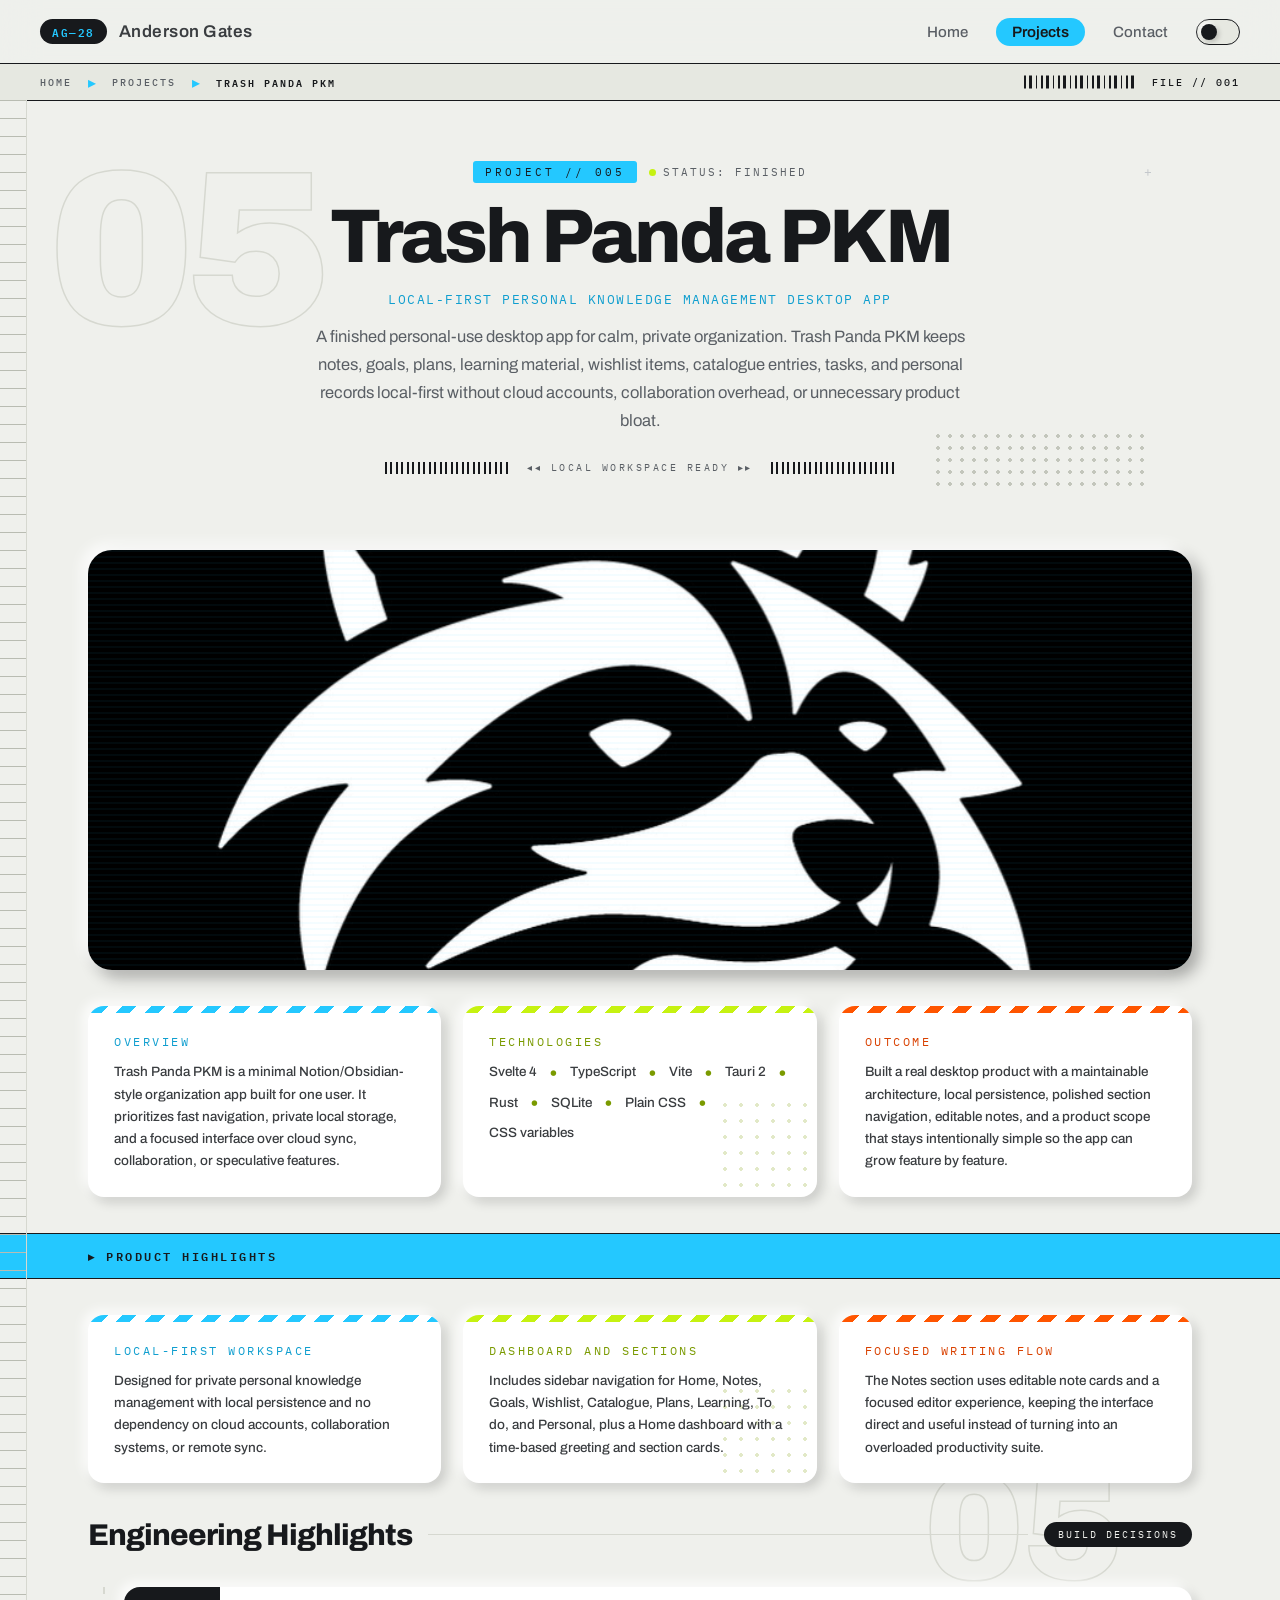
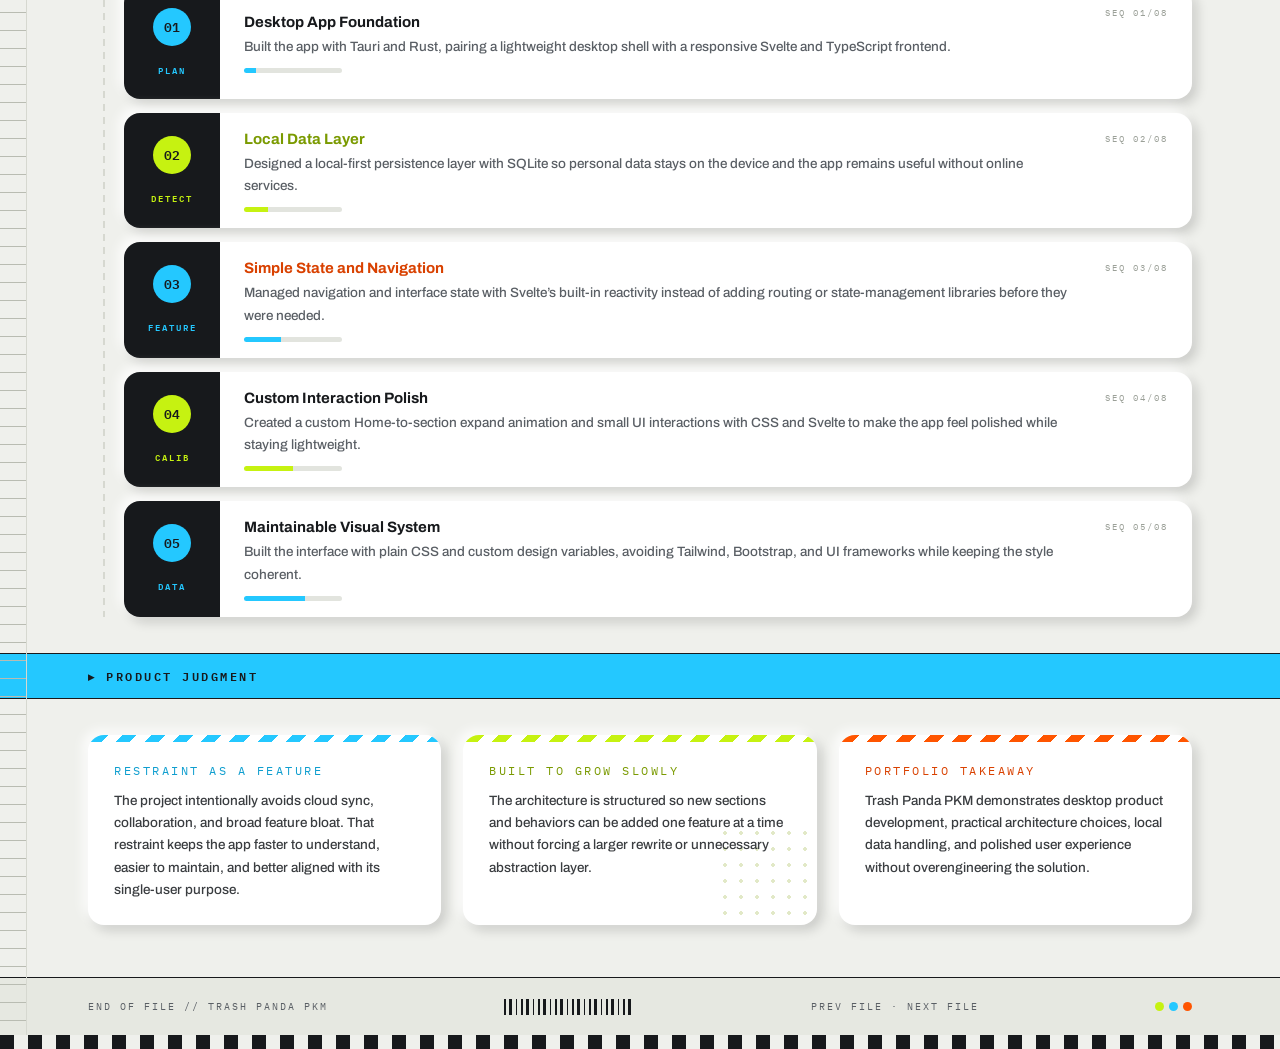
<file: src/project5.html>
<!DOCTYPE html>
<html lang="en">
    <head>
        <meta charset="UTF-8" />
        <meta name="viewport" content="width=device-width, initial-scale=1.0"/>
        <title>Trash Panda PKM — Anderson Gates</title>
        <link href="https://fonts.googleapis.com/css2?family=Archivo:wght@400;500;600;700;800;900&family=IBM+Plex+Mono:wght@400;500;600&display=swap" rel="stylesheet">
        <link rel="stylesheet" href="style.css">
    </head>
    <body class="page-scrollable proj-page">
        <script src="pageTransition.js"></script>
        <header class="site-header">
            <span class="site-logo">Anderson Gates</span>
            <nav class="header-nav">
                <a href="index.html">Home</a>
                <a href="projects.html">Projects</a>
                <a href="contact.html">Contact</a>
                <button class="dark-toggle" aria-label="Toggle dark mode" aria-pressed="false">
                    <span class="dark-toggle__thumb"></span>
                </button>
            </nav>
        </header>
        <div class="breadcrumb-bar"></div>

        <div class="proj-content">

            <!-- Title -->
            <div class="proj-hero">
                <span class="proj-hero__numeral" aria-hidden="true">05</span>
                <div class="proj-hero__meta">
                    <span>Project // 005</span>
                    <span><i class="status-dot status-dot--green"></i>Status: Finished</span>
                </div>
                <h1 class="proj-title">Trash Panda PKM</h1>
                <p class="proj-project-subtitle">Local-First Personal Knowledge Management Desktop App</p>
                <p class="proj-subtitle">A finished personal-use desktop app for calm, private organization. Trash Panda PKM keeps notes, goals, plans, learning material, wishlist items, catalogue entries, tasks, and personal records local-first without cloud accounts, collaboration overhead, or unnecessary product bloat.</p>
                <div class="telemetry-divider"><i></i><span>◂◂ Local Workspace Ready ▸▸</span><i></i></div>
            </div>

            <!-- Cover image -->
            <div class="proj-cover">
                <img src="pictures/Trash_Panda.jpg" alt="Trash Panda PKM project cover" />
            </div>

            <!-- Project summary -->
            <div class="proj-stats">
                <div class="proj-stat">
                    <p class="proj-stat__label">Overview</p>
                    <p class="proj-stat__value">Trash Panda PKM is a minimal Notion/Obsidian-style organization app built for one user. It prioritizes fast navigation, private local storage, and a focused interface over cloud sync, collaboration, or speculative features.</p>
                </div>
                <div class="proj-stat">
                    <p class="proj-stat__label">Technologies</p>
                    <p class="proj-stat__value tech-stack">
                        <span>Svelte 4</span>
                        <span>TypeScript</span>
                        <span>Vite</span>
                        <span>Tauri 2</span>
                        <span>Rust</span>
                        <span>SQLite</span>
                        <span>Plain CSS</span>
                        <span>CSS variables</span>
                    </p>
                </div>
                <div class="proj-stat">
                    <p class="proj-stat__label">Outcome</p>
                    <p class="proj-stat__value">Built a real desktop product with a maintainable architecture, local persistence, polished section navigation, editable notes, and a product scope that stays intentionally simple so the app can grow feature by feature.</p>
                </div>
            </div>

            <div class="section-band">▸ Product Highlights</div>

            <div class="proj-stats">
                <div class="proj-stat">
                    <p class="proj-stat__label">Local-First Workspace</p>
                    <p class="proj-stat__value">Designed for private personal knowledge management with local persistence and no dependency on cloud accounts, collaboration systems, or remote sync.</p>
                </div>
                <div class="proj-stat">
                    <p class="proj-stat__label">Dashboard and Sections</p>
                    <p class="proj-stat__value">Includes sidebar navigation for Home, Notes, Goals, Wishlist, Catalogue, Plans, Learning, To do, and Personal, plus a Home dashboard with a time-based greeting and section cards.</p>
                </div>
                <div class="proj-stat">
                    <p class="proj-stat__label">Focused Writing Flow</p>
                    <p class="proj-stat__value">The Notes section uses editable note cards and a focused editor experience, keeping the interface direct and useful instead of turning into an overloaded productivity suite.</p>
                </div>
            </div>

            <h2 class="proj-heading proj-heading--process"><span>Engineering Highlights</span><small>Build Decisions</small></h2>
            <div class="proj-process">
                <div class="proj-stat proj-process__step">
                    <span class="proj-process__number">1</span>
                    <div>
                        <p class="proj-stat__label">Desktop App Foundation</p>
                        <p class="proj-stat__value">Built the app with Tauri and Rust, pairing a lightweight desktop shell with a responsive Svelte and TypeScript frontend.</p>
                    </div>
                </div>
                <div class="proj-stat proj-process__step">
                    <span class="proj-process__number">2</span>
                    <div>
                        <p class="proj-stat__label">Local Data Layer</p>
                        <p class="proj-stat__value">Designed a local-first persistence layer with SQLite so personal data stays on the device and the app remains useful without online services.</p>
                    </div>
                </div>
                <div class="proj-stat proj-process__step">
                    <span class="proj-process__number">3</span>
                    <div>
                        <p class="proj-stat__label">Simple State and Navigation</p>
                        <p class="proj-stat__value">Managed navigation and interface state with Svelte’s built-in reactivity instead of adding routing or state-management libraries before they were needed.</p>
                    </div>
                </div>
                <div class="proj-stat proj-process__step">
                    <span class="proj-process__number">4</span>
                    <div>
                        <p class="proj-stat__label">Custom Interaction Polish</p>
                        <p class="proj-stat__value">Created a custom Home-to-section expand animation and small UI interactions with CSS and Svelte to make the app feel polished while staying lightweight.</p>
                    </div>
                </div>
                <div class="proj-stat proj-process__step">
                    <span class="proj-process__number">5</span>
                    <div>
                        <p class="proj-stat__label">Maintainable Visual System</p>
                        <p class="proj-stat__value">Built the interface with plain CSS and custom design variables, avoiding Tailwind, Bootstrap, and UI frameworks while keeping the style coherent.</p>
                    </div>
                </div>
            </div>

            <div class="section-band">▸ Product Judgment</div>

            <div class="proj-stats">
                <div class="proj-stat">
                    <p class="proj-stat__label">Restraint as a Feature</p>
                    <p class="proj-stat__value">The project intentionally avoids cloud sync, collaboration, and broad feature bloat. That restraint keeps the app faster to understand, easier to maintain, and better aligned with its single-user purpose.</p>
                </div>
                <div class="proj-stat">
                    <p class="proj-stat__label">Built to Grow Slowly</p>
                    <p class="proj-stat__value">The architecture is structured so new sections and behaviors can be added one feature at a time without forcing a larger rewrite or unnecessary abstraction layer.</p>
                </div>
                <div class="proj-stat">
                    <p class="proj-stat__label">Portfolio Takeaway</p>
                    <p class="proj-stat__value">Trash Panda PKM demonstrates desktop product development, practical architecture choices, local data handling, and polished user experience without overengineering the solution.</p>
                </div>
            </div>

        </div>

        <footer class="project-file-footer">
            <span>End of File // Trash Panda PKM</span>
            <span class="system-barcode" aria-hidden="true"></span>
            <span>Prev File · Next File</span>
            <span class="project-file-footer__dots" aria-hidden="true"><i></i><i></i><i></i></span>
        </footer>
        <div class="texture-band" aria-hidden="true"></div>

        <script src="breadcrumb.js"></script>
        <script src="darkMode.js"></script>
    </body>
</html>
</file>
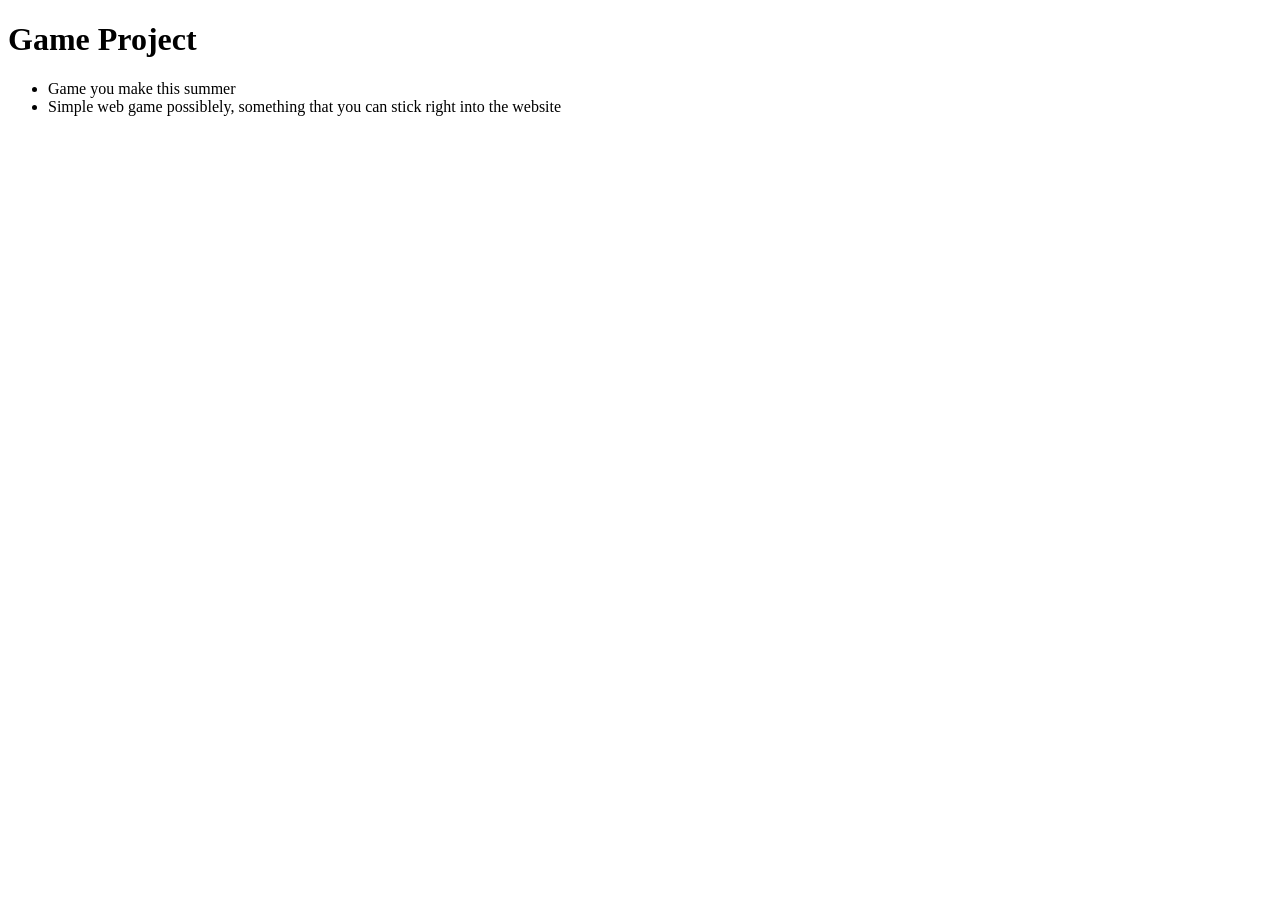
<file: src/project6.html>
<!DOCTYPE html>
<html lang="en">
<head>
    <meta charset="UTF-8">
    <meta name="viewport" content="width=device-width, initial-scale=1.0">
    <title>Document</title>
    <link href="https://fonts.googleapis.com/css2?family=Archivo:wght@400;500;600;700;800;900&family=IBM+Plex+Mono:wght@400;500;600&display=swap" rel="stylesheet">
</head>
<body>
    <h1>Game Project</h1>
    <ul>
        <li>Game you make this summer</li>
        <li>Simple web game possiblely, something that you can stick right into the website</li>
    </ul>
</body>
</html>
</file>
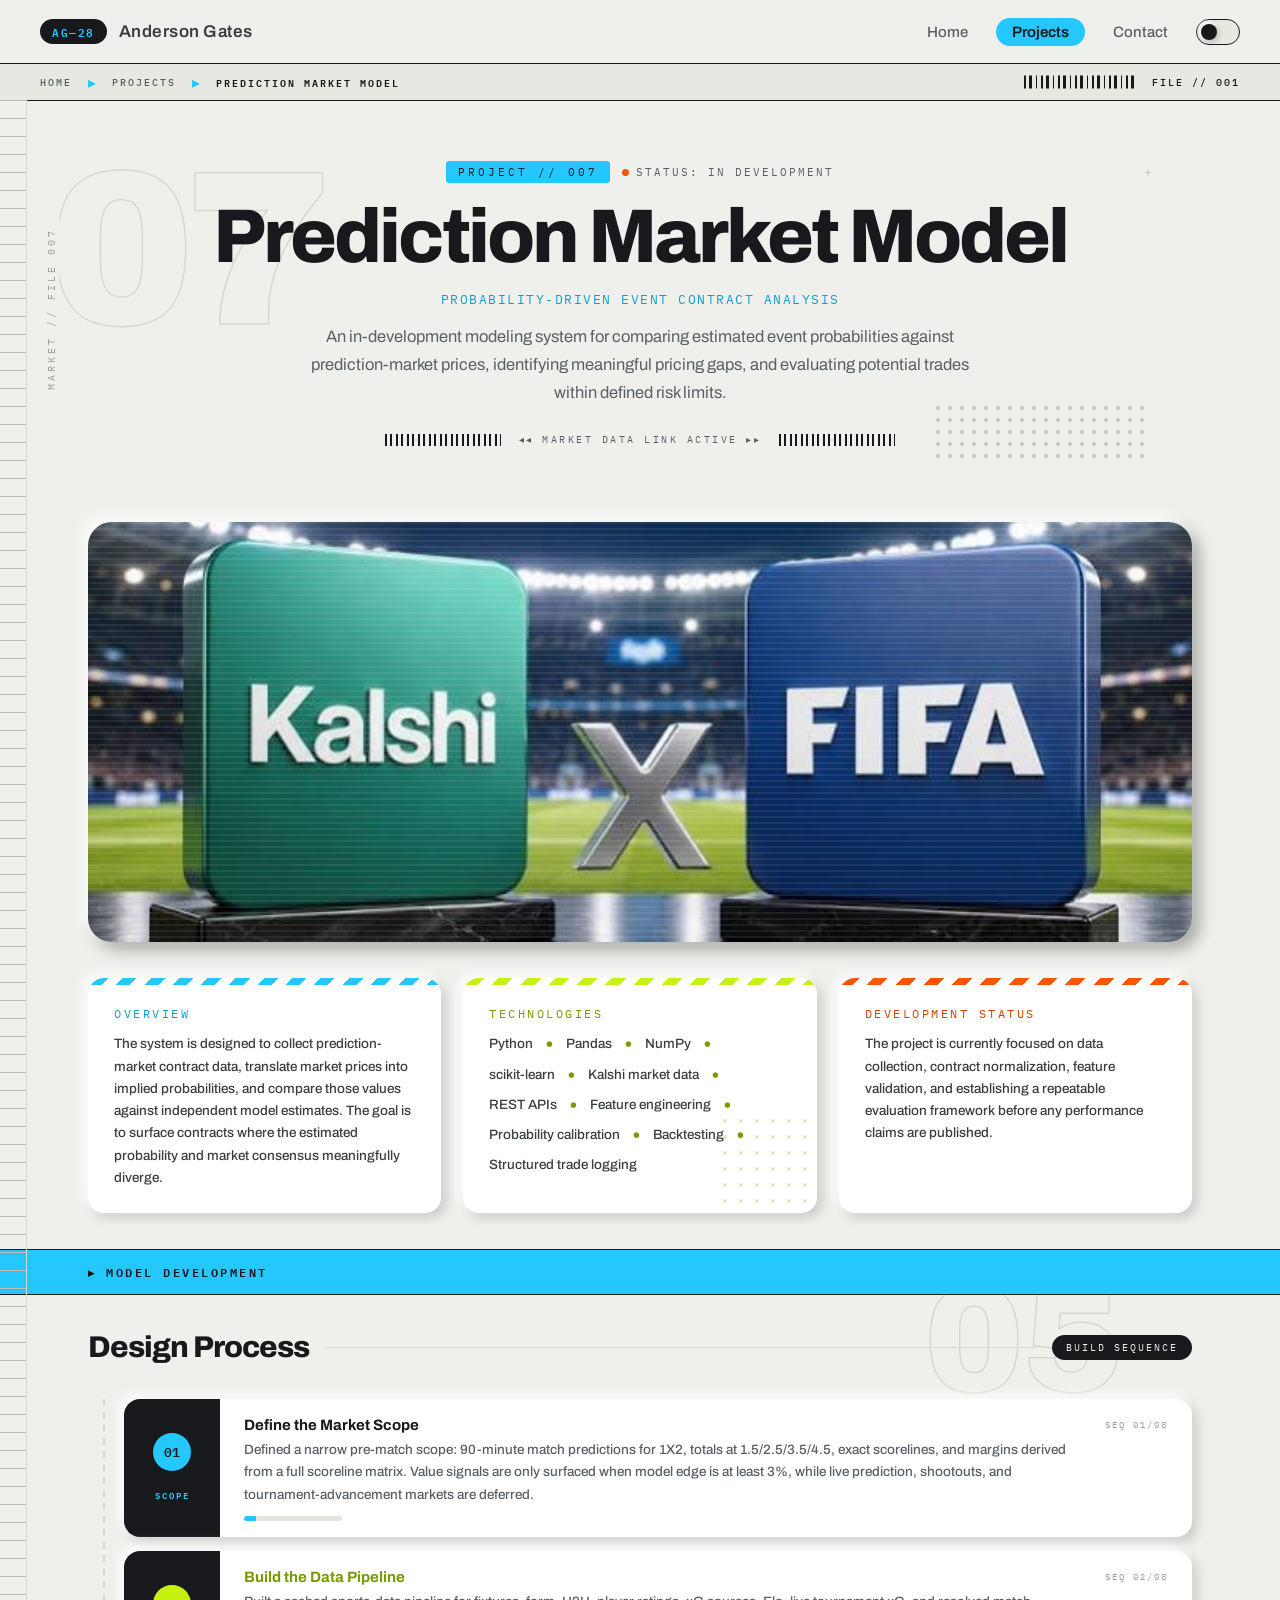
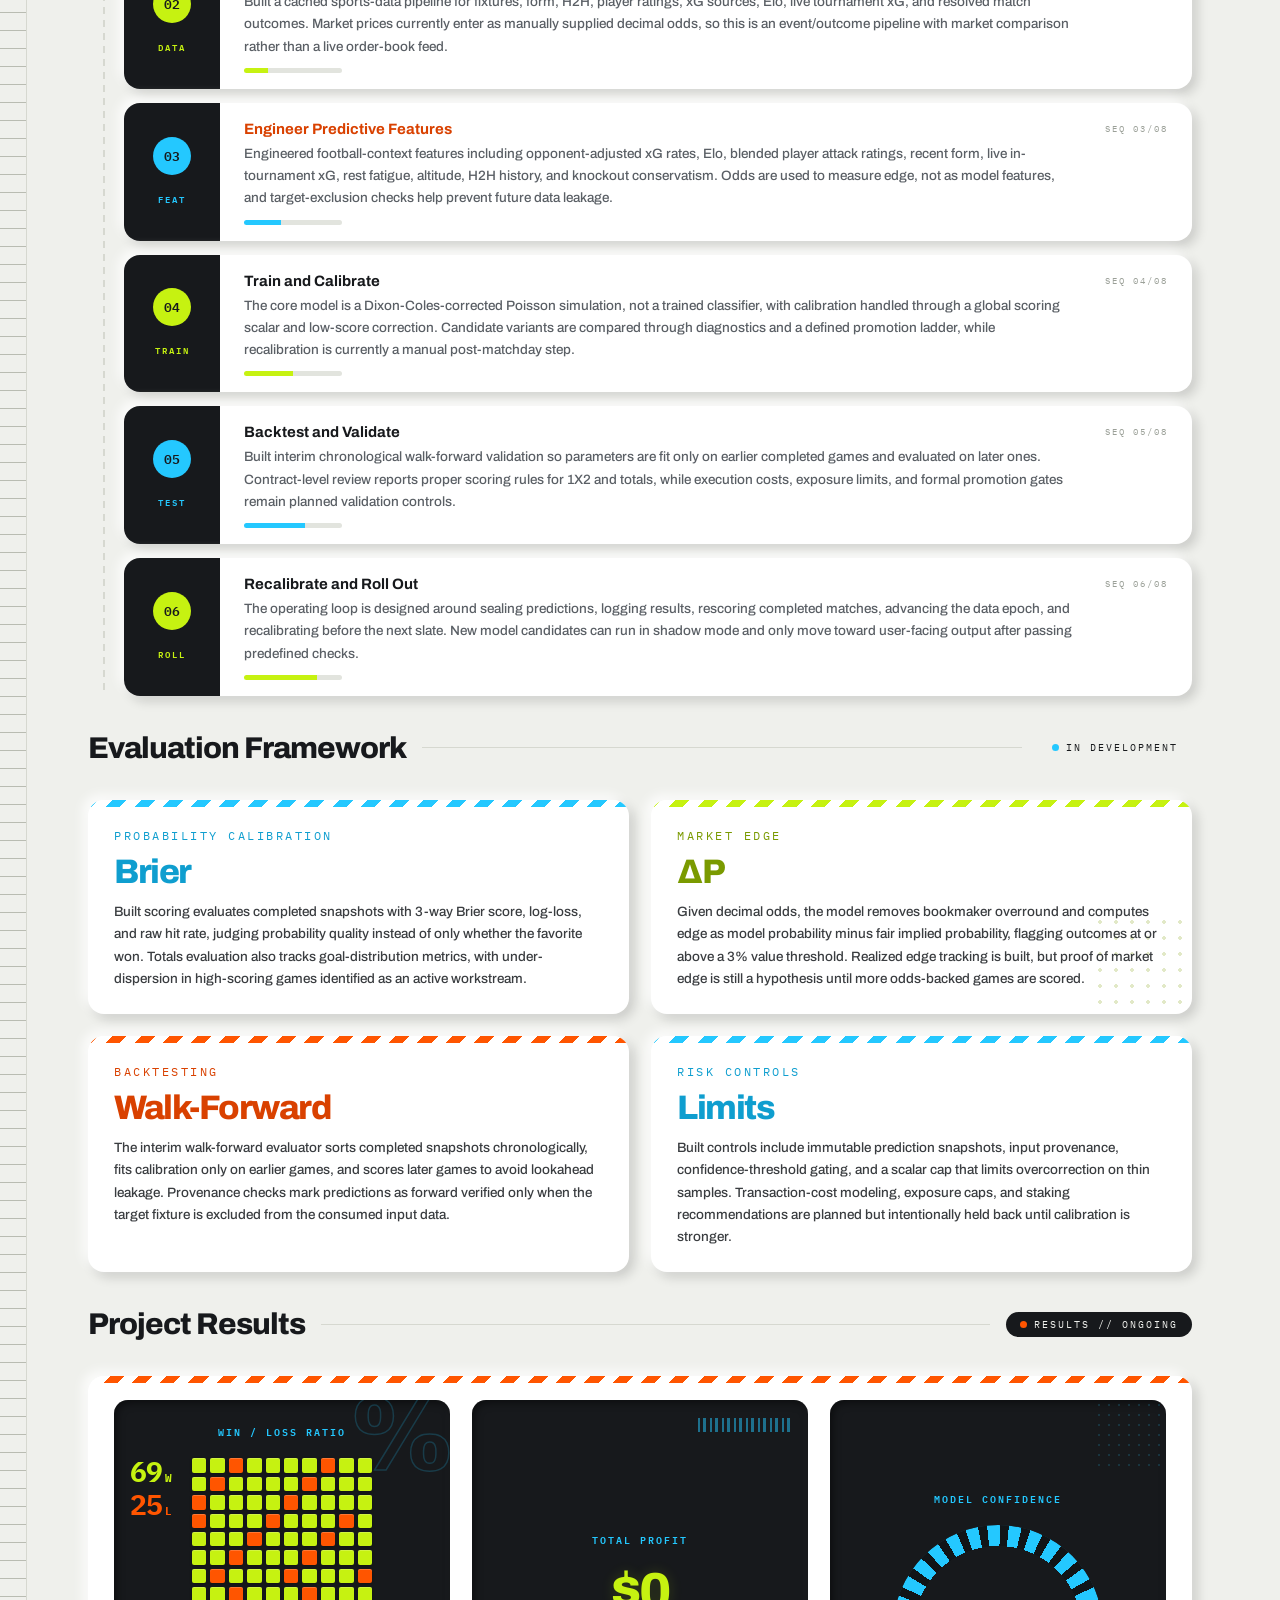
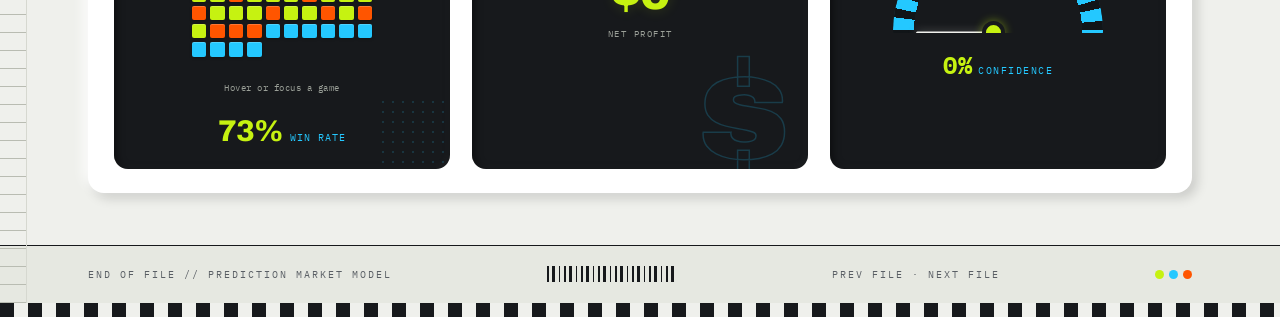
<file: src/project7.html>
<!DOCTYPE html>
<html lang="en">
    <head>
        <meta charset="UTF-8" />
        <meta name="viewport" content="width=device-width, initial-scale=1.0"/>
        <title>Prediction Market Model — Anderson Gates</title>
        <link href="https://fonts.googleapis.com/css2?family=Archivo:wght@400;500;600;700;800;900&family=IBM+Plex+Mono:wght@400;500;600&display=swap" rel="stylesheet">
        <link rel="stylesheet" href="style.css">
    </head>
    <body class="page-scrollable proj-page prediction-page">
        <script src="pageTransition.js"></script>
        <header class="site-header">
            <span class="site-logo">Anderson Gates</span>
            <nav class="header-nav">
                <a href="index.html">Home</a>
                <a href="projects.html">Projects</a>
                <a href="contact.html">Contact</a>
                <button class="dark-toggle" aria-label="Toggle dark mode" aria-pressed="false">
                    <span class="dark-toggle__thumb"></span>
                </button>
            </nav>
        </header>
        <div class="breadcrumb-bar"></div>
        <span class="edge-ruler-tag" aria-hidden="true">MARKET // FILE 007</span>

        <main class="proj-content">
            <div class="proj-hero">
                <span class="proj-hero__numeral" aria-hidden="true">07</span>
                <div class="proj-hero__meta">
                    <span>Project // 007</span>
                    <span><i class="status-dot status-dot--orange"></i>Status: In Development</span>
                </div>
                <h1 class="proj-title">Prediction Market Model</h1>
                <p class="proj-project-subtitle">Probability-Driven Event Contract Analysis</p>
                <p class="proj-subtitle">An in-development modeling system for comparing estimated event probabilities against prediction-market prices, identifying meaningful pricing gaps, and evaluating potential trades within defined risk limits.</p>
                <div class="telemetry-divider"><i></i><span>◂◂ Market Data Link Active ▸▸</span><i></i></div>
            </div>

            <div class="proj-cover">
                <img src="pictures/Kalshi_Project_Header.jpg" alt="Prediction Market Model project cover" />
            </div>

            <div class="proj-stats">
                <div class="proj-stat">
                    <p class="proj-stat__label">Overview</p>
                    <p class="proj-stat__value">The system is designed to collect prediction-market contract data, translate market prices into implied probabilities, and compare those values against independent model estimates. The goal is to surface contracts where the estimated probability and market consensus meaningfully diverge.</p>
                </div>
                <div class="proj-stat">
                    <p class="proj-stat__label">Technologies</p>
                    <p class="proj-stat__value tech-stack">
                        <span>Python</span>
                        <span>Pandas</span>
                        <span>NumPy</span>
                        <span>scikit-learn</span>
                        <span>Kalshi market data</span>
                        <span>REST APIs</span>
                        <span>Feature engineering</span>
                        <span>Probability calibration</span>
                        <span>Backtesting</span>
                        <span>Structured trade logging</span>
                    </p>
                </div>
                <div class="proj-stat">
                    <p class="proj-stat__label">Development Status</p>
                    <p class="proj-stat__value">The project is currently focused on data collection, contract normalization, feature validation, and establishing a repeatable evaluation framework before any performance claims are published.</p>
                </div>
            </div>

            <div class="section-band">▸ Model Development</div>

            <h2 class="proj-heading proj-heading--process"><span>Design Process</span><small>Build Sequence</small></h2>
            <div class="proj-process prediction-process">
                <div class="proj-stat proj-process__step">
                    <span class="proj-process__number">1</span>
                    <div>
                        <p class="proj-stat__label">Define the Market Scope</p>
                        <p class="proj-stat__value">Defined a narrow pre-match scope: 90-minute match predictions for 1X2, totals at 1.5/2.5/3.5/4.5, exact scorelines, and margins derived from a full scoreline matrix. Value signals are only surfaced when model edge is at least 3%, while live prediction, shootouts, and tournament-advancement markets are deferred.</p>
                    </div>
                </div>
                <div class="proj-stat proj-process__step">
                    <span class="proj-process__number">2</span>
                    <div>
                        <p class="proj-stat__label">Build the Data Pipeline</p>
                        <p class="proj-stat__value">Built a cached sports-data pipeline for fixtures, form, H2H, player ratings, xG sources, Elo, live tournament xG, and resolved match outcomes. Market prices currently enter as manually supplied decimal odds, so this is an event/outcome pipeline with market comparison rather than a live order-book feed.</p>
                    </div>
                </div>
                <div class="proj-stat proj-process__step">
                    <span class="proj-process__number">3</span>
                    <div>
                        <p class="proj-stat__label">Engineer Predictive Features</p>
                        <p class="proj-stat__value">Engineered football-context features including opponent-adjusted xG rates, Elo, blended player attack ratings, recent form, live in-tournament xG, rest fatigue, altitude, H2H history, and knockout conservatism. Odds are used to measure edge, not as model features, and target-exclusion checks help prevent future data leakage.</p>
                    </div>
                </div>
                <div class="proj-stat proj-process__step">
                    <span class="proj-process__number">4</span>
                    <div>
                        <p class="proj-stat__label">Train and Calibrate</p>
                        <p class="proj-stat__value">The core model is a Dixon-Coles-corrected Poisson simulation, not a trained classifier, with calibration handled through a global scoring scalar and low-score correction. Candidate variants are compared through diagnostics and a defined promotion ladder, while recalibration is currently a manual post-matchday step.</p>
                    </div>
                </div>
                <div class="proj-stat proj-process__step">
                    <span class="proj-process__number">5</span>
                    <div>
                        <p class="proj-stat__label">Backtest and Validate</p>
                        <p class="proj-stat__value">Built interim chronological walk-forward validation so parameters are fit only on earlier completed games and evaluated on later ones. Contract-level review reports proper scoring rules for 1X2 and totals, while execution costs, exposure limits, and formal promotion gates remain planned validation controls.</p>
                    </div>
                </div>
                <div class="proj-stat proj-process__step">
                    <span class="proj-process__number">6</span>
                    <div>
                        <p class="proj-stat__label">Recalibrate and Roll Out</p>
                        <p class="proj-stat__value">The operating loop is designed around sealing predictions, logging results, rescoring completed matches, advancing the data epoch, and recalibrating before the next slate. New model candidates can run in shadow mode and only move toward user-facing output after passing predefined checks.</p>
                    </div>
                </div>
            </div>

            <h2 class="proj-heading proj-heading--results"><span>Evaluation Framework</span><small><i class="status-dot status-dot--blue"></i>In Development</small></h2>
            <div class="proj-stats prediction-results">
                <div class="proj-stat">
                    <p class="proj-stat__label">Probability Calibration</p>
                    <strong class="prediction-result__metric">Brier</strong>
                    <p class="proj-stat__value">Built scoring evaluates completed snapshots with 3-way Brier score, log-loss, and raw hit rate, judging probability quality instead of only whether the favorite won. Totals evaluation also tracks goal-distribution metrics, with under-dispersion in high-scoring games identified as an active workstream.</p>
                </div>
                <div class="proj-stat">
                    <p class="proj-stat__label">Market Edge</p>
                    <strong class="prediction-result__metric">ΔP</strong>
                    <p class="proj-stat__value">Given decimal odds, the model removes bookmaker overround and computes edge as model probability minus fair implied probability, flagging outcomes at or above a 3% value threshold. Realized edge tracking is built, but proof of market edge is still a hypothesis until more odds-backed games are scored.</p>
                </div>
                <div class="proj-stat">
                    <p class="proj-stat__label">Backtesting</p>
                    <strong class="prediction-result__metric">Walk-Forward</strong>
                    <p class="proj-stat__value">The interim walk-forward evaluator sorts completed snapshots chronologically, fits calibration only on earlier games, and scores later games to avoid lookahead leakage. Provenance checks mark predictions as forward verified only when the target fixture is excluded from the consumed input data.</p>
                </div>
                <div class="proj-stat">
                    <p class="proj-stat__label">Risk Controls</p>
                    <strong class="prediction-result__metric">Limits</strong>
                    <p class="proj-stat__value">Built controls include immutable prediction snapshots, input provenance, confidence-threshold gating, and a scalar cap that limits overcorrection on thin samples. Transaction-cost modeling, exposure caps, and staking recommendations are planned but intentionally held back until calibration is stronger.</p>
                </div>
            </div>

            <h2 class="proj-heading prediction-project-results__heading">
                <span>Project Results</span>
                <small><i class="status-dot status-dot--orange"></i>Results // Ongoing</small>
            </h2>
            <div class="proj-stat prediction-project-results">
                <div class="prediction-chart-grid">
                    <section class="prediction-chart prediction-chart--ratio" aria-label="Win and loss calendar with 94 resolved games and 10 matches yet to be played">
                        <p class="prediction-chart__label">Win / Loss Ratio</p>
                        <div class="prediction-calendar__visual">
                            <div class="prediction-calendar__tally" aria-label="69 wins and 25 losses out of 94 resolved games">
                                <span class="prediction-calendar__wins"><strong>69</strong><small>W</small></span>
                                <span class="prediction-calendar__losses"><strong>25</strong><small>L</small></span>
                            </div>
                            <div class="prediction-calendar" role="list" aria-label="Game outcomes"></div>
                        </div>
                        <div class="prediction-calendar__tooltip">
                            Hover or focus a game
                        </div>
                        <div class="prediction-calendar__detail" aria-live="polite" aria-hidden="true">
                            <span>Game Details // Selected</span>
                            <strong>Team A 0–0 Team B</strong>
                            <small>Prediction: Team A 0–0 Team B</small>
                        </div>
                        <div class="prediction-calendar__ratio">
                            <strong>73%</strong>
                            <small>Win Rate</small>
                        </div>
                    </section>

                    <section class="prediction-chart prediction-chart--profit" aria-label="Total profit results pending">
                        <p class="prediction-chart__label">Total Profit</p>
                        <span class="prediction-profit__seed" aria-hidden="true">
                            <i class="prediction-profit__seed-arrow"></i>
                            <span class="prediction-profit__seed-moving">
                                <strong class="prediction-profit__seed-amount">$25</strong>
                            </span>
                            <small class="prediction-profit__seed-label">Initial Deposit</small>
                        </span>
                        <strong class="prediction-profit__value" data-start="0" data-seed="25" data-target="1246">$0</strong>
                        <span class="prediction-profit__status">Net Profit</span>
                        <span class="prediction-profit__multiplier" aria-live="polite"></span>
                    </section>

                    <section class="prediction-chart prediction-chart--gauge" aria-label="Model confidence results pending">
                        <p class="prediction-chart__label">Model Confidence</p>
                        <div class="prediction-gauge" aria-hidden="true">
                            <i></i>
                        </div>
                        <div class="prediction-gauge__scale">
                            <span class="prediction-gauge__value" data-target="80"><strong>0%</strong><small>Confidence</small></span>
                        </div>
                    </section>
                </div>
            </div>
        </main>

        <footer class="project-file-footer">
            <span>End of File // Prediction Market Model</span>
            <span class="system-barcode" aria-hidden="true"></span>
            <span>Prev File · Next File</span>
            <span class="project-file-footer__dots" aria-hidden="true"><i></i><i></i><i></i></span>
        </footer>
        <div class="texture-band" aria-hidden="true"></div>

        <script src="breadcrumb.js"></script>
        <script src="darkMode.js"></script>
        <script src="predictionMarket.js"></script>
    </body>
</html>
</file>
<file: src/style.css>
html {
        scroll-behavior: smooth;
    }

    *{
        padding: 0;
        margin: 0;
        box-sizing: border-box;
    }

    button {
        border: none;
        cursor: pointer;
        height: 50px;
        width: 175px;
        transition: all;
        transition-duration: 250ms;
        display: flex;
        align-items: center;
        justify-content: center;
        font-size: 16px;
    }

    button svg{
        margin-right: 8px;
        width: 18px;
        height: 18px;
    }

    a {
        text-decoration: none;
    }

    body {
        font-family: -apple-system, BlinkMacSystemFont, 'SF Pro Display', 'Helvetica Neue', Arial, sans-serif;
        -webkit-font-smoothing: antialiased;
        text-rendering: optimizeLegibility;
        background-color: #f5f5f7;
        width: 100%;
        min-height: 100vh;
        display: flex;
        flex-direction: column;
        align-items: stretch;
    }

    .site-header {
        display: flex;
        align-items: center;
        justify-content: space-between;
        padding: 0 40px;
        height: 64px;
        flex-shrink: 0;
        position: sticky;
        top: 0;
        z-index: 100;
        background: rgba(245, 245, 247, 0.85);
        backdrop-filter: blur(20px) saturate(180%);
        -webkit-backdrop-filter: blur(20px) saturate(180%);
        border-bottom: 1px solid rgba(0, 0, 0, 0.08);
    }

    .site-logo {
        font-size: 18px;
        font-weight: 600;
        color: #73787d;
        letter-spacing: 0.5px;
        transition: opacity 300ms cubic-bezier(0.16, 1, 0.3, 1);
        cursor: default;
    }

    .site-logo:hover {
        opacity: 0.55;
    }

    .header-nav {
        display: flex;
        flex-direction: row;
        gap: 32px;
    }

    .header-nav a {
        position: relative;
        color: #73787d;
        font-size: 15px;
        font-weight: 500;
        transition: color 300ms cubic-bezier(0.16, 1, 0.3, 1),
                    transform 300ms cubic-bezier(0.16, 1, 0.3, 1);
        will-change: transform;
    }

    .header-nav a::after {
        content: '';
        position: absolute;
        bottom: -3px;
        left: 0;
        width: 100%;
        height: 1.5px;
        background: #3a3d40;
        transform: scaleX(0);
        transform-origin: center;
        transition: transform 350ms cubic-bezier(0.16, 1, 0.3, 1);
    }

    .header-nav a:hover {
        color: #3a3d40;
        transform: translateY(-1px);
    }

    .header-nav a:hover::after {
        transform: scaleX(1);
    }

    /* ── Breadcrumb Navigation ── */
    .breadcrumb-bar {
        display: none;
        align-items: center;
        padding: 9px 40px;
        font-size: 13px;
        font-weight: 500;
        letter-spacing: 0.2px;
        flex-shrink: 0;
        border-bottom: 1px solid rgba(0, 0, 0, 0.05);
    }

    .breadcrumb__link {
        color: #8a8f94;
        text-decoration: none;
        transition: color 200ms ease;
    }

    .breadcrumb__link:hover {
        color: #1d2024;
    }

    .breadcrumb__sep {
        color: #c0c4ca;
        margin: 0 9px;
        font-size: 10px;
        font-weight: 400;
        user-select: none;
    }

    .breadcrumb__current {
        color: #3a3d40;
        font-weight: 600;
    }

    body.dark .breadcrumb-bar {
        border-bottom-color: rgba(255, 255, 255, 0.05);
    }

    body.dark .breadcrumb__link  { color: #6a7080; }
    body.dark .breadcrumb__link:hover { color: #dde1ec; }
    body.dark .breadcrumb__sep   { color: #3a4060; }
    body.dark .breadcrumb__current { color: #9298a8; }

    /* ── Home Hero ── */
    .home-hero {
        display: flex;
        flex-direction: row;
        align-items: stretch;
        gap: 64px;
        padding: 64px 56px 72px;
        max-width: 1400px;
        margin: 0 auto;
        width: 100%;
    }

    .home-hero__left {
        display: flex;
        flex-direction: column;
        gap: 20px;
        flex-shrink: 0;
        width: 280px;
    }

    .home-hero__img-panel {
        width: 100%;
        aspect-ratio: 1;
        border-radius: 50%;
        overflow: hidden;
        box-shadow: -5px -5px 14px rgba(255, 255, 255, 0.82),
                    5px 5px 14px rgba(0, 0, 0, 0.18);
    }

    .home-hero__img-panel img {
        width: 100%;
        height: 100%;
        object-fit: cover;
        display: block;
    }

    .home-hero__info-panel {
        background: #e8ecf2;
        border-radius: 16px;
        padding: 24px 28px;
        box-shadow: -4px -4px 10px rgba(255, 255, 255, 0.82),
                    4px 4px 10px rgba(0, 0, 0, 0.14);
    }

    .home-hero__dl {
        display: grid;
        grid-template-columns: auto 1fr;
        column-gap: 16px;
        row-gap: 10px;
        font-size: 13px;
    }

    .home-hero__dl dt {
        color: #8a8f94;
        font-weight: 600;
        letter-spacing: 0.3px;
        white-space: nowrap;
    }

    .home-hero__dl dd {
        color: #1d2024;
        font-weight: 400;
    }

    .home-hero__right {
        flex: 1;
        display: flex;
        flex-direction: column;
        justify-content: center;
        padding-top: 12px;
    }

    .home-hero__eyebrow {
        font-size: 11px;
        font-weight: 600;
        letter-spacing: 3px;
        text-transform: uppercase;
        color: #86868b;
        margin-bottom: 20px;
    }

    .home-hero__name {
        font-size: 96px;
        font-weight: 800;
        letter-spacing: -4px;
        line-height: 0.92;
        color: #1d2024;
        margin-bottom: 36px;
    }

    .home-hero__tagline {
        font-size: 17px;
        line-height: 1.7;
        color: #5a5f65;
        max-width: 560px;
        font-weight: 400;
    }

    .main-content {
        flex: 1;
        display: flex;
        flex-direction: row;
        align-items: center;
        justify-content: center;
    }

    .side-nav-container {
        position: relative;
        width: 264px;
        height: 480px;
        margin: 25px;
        isolation: isolate;
    }

    .side-nav {
        display: flex;
        flex-direction: column;
        align-items: stretch;
        width: 100%;
        height: 100%;
        gap: 12px;
    }

    .side-nav.fading {
        pointer-events: none;
    }

    .side-nav a {
        will-change: transform, opacity;
        transition: opacity 460ms cubic-bezier(0.16, 1, 0.3, 1),
                    transform 460ms cubic-bezier(0.16, 1, 0.3, 1);
    }

    .side-nav.fading a:nth-child(1) {
        opacity: 0;
        transform: scale(0.91) translateY(-14px);
        transition-delay: 0ms;
    }

    .side-nav.fading a:nth-child(2) {
        opacity: 0;
        transform: scale(0.91) translateY(-14px);
        transition-delay: 55ms;
    }

    .side-nav.fading a:nth-child(3) {
        opacity: 0;
        transform: scale(0.91) translateY(-14px);
        transition-delay: 110ms;
    }

    .side-nav-merged {
        position: absolute;
        inset: 0;
        z-index: 2;
        opacity: 0;
        pointer-events: none;
        transform: scale(0.94) translateY(18px);
        will-change: transform, opacity;
        transition: opacity 580ms cubic-bezier(0.16, 1, 0.3, 1),
                    transform 580ms cubic-bezier(0.16, 1, 0.3, 1);
        transition-delay: 90ms;
        background-color: #f5f5f7;
        border-radius: 16px;
        border: 4px solid #f5f5f7;
        box-shadow: -5px -5px 10px rgba(255, 255, 255, 0.8),
            5px 5px 10px rgba(0, 0, 0, 0.25);
        overflow: hidden;
        display: flex;
        align-items: center;
        justify-content: center;
    }

    .side-nav-merged.active {
        opacity: 1;
        transform: scale(1) translateY(0);
        pointer-events: auto;
    }

    .merged-stripe {
        position: absolute;
        left: 0;
        right: 0;
        top: 50%;
        transform: translateY(-50%);
        height: 44px;
        background: rgba(0, 122, 255, 0.13);
        z-index: 0;
    }

    .side-nav-merged img {
        position: relative;
        z-index: 1;
        width: 70%;
        height: 70%;
        object-fit: cover;
        border-radius: 10px;
    }

    .merged-label {
        position: absolute;
        top: 50%;
        left: 50%;
        transform: translate(-50%, -50%);
        z-index: 2;
        color: #fff;
        font-size: 17px;
        font-weight: 500;
        letter-spacing: 0.5px;
        text-shadow: 0 1px 12px rgba(0, 0, 0, 0.55);
        white-space: nowrap;
        pointer-events: none;
    }

    .side-nav a {
        flex: 1;
        display: flex;
    }

    .side-nav .neu-btn {
        flex: 1;
        width: 264px;
        height: auto;
        margin: 0;
        border-radius: 16px;
    }

    .project-panel {
        position: relative;
        margin: 25px;
        background-color: #e8ecf2;
        border-radius: 24px;
        border: 6px solid #e8ecf2;
        box-shadow: -5px -5px 10px rgba(255, 255, 255, 0.8),
            5px 5px 10px rgba(0, 0, 0, 0.25);
        width: 720px;
        height: 480px;
        overflow: hidden;
    }

    .project-panel img {
        width: 100%;
        height: 100%;
        object-fit: cover;
        display: block;
    }

    .slide {
        position: absolute;
        inset: 0;
        opacity: 0;
        transition: opacity 800ms ease-in-out;
    }

    .slide.active {
        opacity: 1;
    }

    .slide img {
        width: 100%;
        height: 100%;
        object-fit: cover;
        display: block;
    }

    .slide-title {
        position: absolute;
        bottom: 12px;
        left: 16px;
        width: 50%;
        color: #fff;
        font-size: 48px;
        font-weight: 100;
        letter-spacing: 1px;
        line-height: 1;
        text-shadow: 0 1px 6px rgba(0, 0, 0, 0.6);
    }

    .slide-title::first-letter {
        font-size: 1.35em;
        font-weight: 300;
    }

    .slide-arrow {
        position: absolute;
        top: 50%;
        transform: translateY(-50%);
        z-index: 10;
        width: 38px;
        height: 38px;
        border-radius: 50%;
        border: 3px solid rgba(245, 245, 247, 0.72);
        background: rgba(245, 245, 247, 0.72);
        backdrop-filter: blur(6px);
        box-shadow: -2px -2px 5px rgba(255, 255, 255, 0.28),
                     2px  2px 5px rgba(0, 0, 0, 0.18);
        color: #73787d;
        font-size: 22px;
        line-height: 1;
        cursor: pointer;
        display: flex;
        align-items: center;
        justify-content: center;
        opacity: 0;
        transition: opacity 240ms ease, transform 300ms cubic-bezier(0.34, 1.56, 0.64, 1), box-shadow 200ms ease;
        padding: 0;
    }

    .project-panel:hover .slide-arrow {
        opacity: 1;
    }

    .slide-arrow--prev { left: 10px; }
    .slide-arrow--next { right: 10px; }

    .slide-arrow:hover {
        color: #585b5f;
        box-shadow: -1px -1px 4px rgba(255, 255, 255, 0.22),
                     1px  1px 4px rgba(0, 0, 0, 0.24),
                    inset -2px -2px 4px rgba(255, 255, 255, 0.45),
                    inset  2px  2px 4px rgba(0, 0, 0, 0.18);
        transform: translateY(-50%) scale(1.08);
    }

    .slide-arrow:active {
        transform: translateY(-50%) scale(0.93);
    }

    .neu-btn{
        margin: 25px;
        background-color:#f5f5f7;
        color: #73787d;

        border-radius: 9999px;
        border: 4px solid #f5f5f7;

        box-shadow: -5px -5px 10px rgba(255, 255,255, 0.8),
            5px 5px 10px rgba(0,0,0,0.25);
    }

    .neu-btn:hover:hover {
        color:#585b5f;
        box-shadow: -1px -1px 5px rgba(255, 255, 255, 0.6),
            1px 1px 5px rgba(0, 0, 0, 0.3),
            inset -2px -2px 5px rgba(255, 255, 255, 0.8),
            inset 2px 2px 4px rgba(0, 0, 0, 0.3);
    }


    .calc-btn{
        color: gray;
    }

    .calc-btn:hover{
        color: red;
    }

    .neu-btn-t2{
        margin: 25px;
        background-color:#f5f5f7;
        color: #73787d;

        border-radius: 9999px;
        border: 4px solid #f5f5f7;

        box-shadow: -5px -5px 10px rgba(0,0,0,0.25),
            5px 5px 10px rgba(255, 255,255, 0.8);
    }

    .neu-btn-t2:hover{
        color: rgb(211, 24, 24);
        box-shadow: -1px -1px 5px rgba(255, 255, 255, 0.6),
            1px 1px 5px rgba(0, 0, 0, 0.3),
            inset -2px -2px 5px rgba(255, 255, 255, 0.8),
            inset 2px 2px 4px rgba(0, 0, 0, 0.3);
    }

    /* ── Scrollable pages (experience, resume, etc.) ── */
    .page-scrollable {
        height: auto;
        min-height: 100vh;
    }

    /* ── Home page — allow scrolling past the hero ── */
    .home-page {
        height: auto;
        min-height: 100vh;
    }

    .home-page .main-content {
        flex: none;
        padding: 24px 0 80px;
    }

    /* ── Home hero ── */
    .home-hero {
        display: grid;
        grid-template-columns: 280px minmax(0, 1fr) 240px;
        gap: 56px;
        padding: 48px 64px 56px;
        max-width: 1400px;
        margin: 0 auto;
        width: 100%;
        align-items: start;
    }

    .home-hero__left {
        display: flex;
        flex-direction: column;
        gap: 28px;
    }

    .home-hero__img-panel {
        width: 100%;
        height: auto;
        aspect-ratio: 1;
        background-color: #e8ecf2;
        border-radius: 50%;
        border: 6px solid #e8ecf2;
        box-shadow: -5px -5px 10px rgba(255, 255, 255, 0.8),
                    5px 5px 10px rgba(0, 0, 0, 0.25);
        overflow: hidden;
    }

    .home-hero__img-panel img {
        width: 100%;
        height: 100%;
        object-fit: cover;
        object-position: center;
        display: block;
    }

    .home-hero__info-panel {
        background-color: #e8ecf2;
        border-radius: 24px;
        border: 6px solid #e8ecf2;
        box-shadow: -5px -5px 10px rgba(255, 255, 255, 0.8),
                    5px 5px 10px rgba(0, 0, 0, 0.25);
        padding: 24px 28px;
    }

    .home-hero__dl {
        display: grid;
        grid-template-columns: auto 1fr;
        column-gap: 16px;
        row-gap: 10px;
    }

    .home-hero__dl dt {
        font-size: 11px;
        font-weight: 600;
        letter-spacing: 1.5px;
        text-transform: uppercase;
        color: #86868b;
        line-height: 1.8;
    }

    .home-hero__dl dd {
        font-size: 13px;
        color: #3a3d40;
        font-weight: 400;
        line-height: 1.8;
    }

    .home-hero__eyebrow {
        font-size: 12px;
        font-weight: 600;
        letter-spacing: 2.5px;
        text-transform: uppercase;
        color: #8a8f94;
        margin-bottom: 20px;
    }

    .home-hero__name {
        font-size: 96px;
        font-weight: 800;
        letter-spacing: -4px;
        line-height: 0.92;
        color: #1d2024;
        margin-bottom: 32px;
    }

    .home-hero__tagline {
        font-size: 17px;
        line-height: 1.7;
        color: #5a5f65;
        max-width: 520px;
        font-weight: 400;
    }

    .home-hero__languages-panel {
        align-self: center;
        background-color: #e8ecf2;
        border: 6px solid #e8ecf2;
        border-radius: 24px;
        padding: 26px 24px;
        box-shadow: -5px -5px 10px rgba(255, 255, 255, 0.8),
                    5px 5px 10px rgba(0, 0, 0, 0.25);
    }

    .home-hero__languages-eyebrow {
        margin-bottom: 8px;
        color: #8a8f94;
        font-size: 10px;
        font-weight: 700;
        letter-spacing: 1.8px;
        text-transform: uppercase;
    }

    .home-hero__languages-title {
        margin-bottom: 20px;
        color: #1d2024;
        font-size: 20px;
        line-height: 1.2;
    }

    .home-hero__languages-list {
        display: flex;
        flex-direction: column;
        gap: 10px;
        margin: 0;
        padding: 0;
        list-style: none;
    }

    .home-hero__languages-list li {
        padding: 11px 14px;
        border-radius: 12px;
        color: #3a3d40;
        font-size: 13px;
        font-weight: 700;
        box-shadow: inset 2px 2px 5px rgba(0, 0, 0, 0.10),
                    inset -2px -2px 5px rgba(255, 255, 255, 0.75);
    }

    /* ── Projects page ── */
    .projects-page {
        padding: 48px 56px 80px;
        max-width: 1400px;
        margin: 0 auto;
        width: 100%;
        display: flex;
        flex-direction: column;
        gap: 32px;
    }

    .projects-stage {
        position: relative;
        display: flex;
        flex-direction: column;
        align-items: center;
        justify-content: center;
        text-align: center;
        padding: 64px 80px;
        overflow: hidden;
        border-radius: 18px;
        width: 100%;
        box-shadow: -5px -5px 10px rgba(255, 255, 255, 0.8),
                    5px 5px 10px rgba(0, 0, 0, 0.25);
    }

    /* Soft colour orbs that give the glass something to refract */
    .projects-stage__orb {
        position: absolute;
        border-radius: 50%;
        filter: blur(64px);
        pointer-events: none;
        z-index: 0;
    }

    .projects-stage__orb--a {
        width: 420px;
        height: 420px;
        background: radial-gradient(circle, rgba(99, 102, 241, 0.36), transparent 70%);
        bottom: 20px;
        left: -60px;
    }

    .projects-stage__orb--b {
        width: 360px;
        height: 360px;
        background: radial-gradient(circle, rgba(20, 184, 166, 0.30), transparent 70%);
        bottom: 0px;
        right: -40px;
    }

    .projects-stage__title {
        position: relative;
        z-index: 1;
        font-size: 72px;
        font-weight: 800;
        letter-spacing: -3px;
        line-height: 1;
        color: #1d2024;
        margin-bottom: 16px;
    }

    .projects-stage__sub {
        position: relative;
        z-index: 1;
        font-size: 16px;
        color: #5a5f65;
        line-height: 1.6;
        margin-bottom: 40px;
    }

    /* ── Liquid glass button ── */
    @keyframes glass-shimmer {
        from { transform: translateX(-160%) skewX(-18deg); }
        to   { transform: translateX(340%)  skewX(-18deg); }
    }

    .liquid-glass-btn {
        position: relative;
        z-index: 1;
        display: inline-flex;
        align-items: center;
        justify-content: center;
        padding: 15px 40px;
        border-radius: 9999px;
        font-size: 15px;
        font-weight: 500;
        letter-spacing: 0.1px;
        /* Dark text — glass is clear, page shows through */
        color: rgba(18, 18, 30, 0.88);
        text-decoration: none;
        cursor: pointer;
        overflow: hidden;

        /* Nearly clear — colour comes from backdrop, not the fill */
        background: rgba(255, 255, 255, 0.10);
        backdrop-filter: blur(40px) saturate(300%) brightness(1.14) contrast(0.90);
        -webkit-backdrop-filter: blur(40px) saturate(300%) brightness(1.14) contrast(0.90);

        /* Crisp luminous rim */
        border: 1px solid rgba(255, 255, 255, 0.62);

        /* Drop shadow + ambient glow from orbs + inner edge lights */
        box-shadow:
            0 0  24px rgba(110, 90, 255, 0.22),
            0 8px 28px rgba(0,   0,   0,  0.11),
            inset 0  1.5px 0 rgba(255, 255, 255, 0.88),
            inset 0 -1px  0 rgba(255, 255, 255, 0.22),
            inset 1px  0  0 rgba(255, 255, 255, 0.10),
            inset -1px 0  0 rgba(255, 255, 255, 0.10);

        transition: background  320ms cubic-bezier(0.16, 1, 0.3, 1),
                    box-shadow  320ms cubic-bezier(0.16, 1, 0.3, 1),
                    transform   400ms cubic-bezier(0.34, 1.56, 0.64, 1);
    }

    /* Specular dome — curved bright highlight, like light on convex glass */
    .liquid-glass-btn::before {
        content: '';
        position: absolute;
        top: 0; left: 0; right: 0;
        height: 50%;
        border-radius: 9999px 9999px 50% 50% / 9999px 9999px 36% 36%;
        background: linear-gradient(
            to bottom,
            rgba(255, 255, 255, 0.76) 0%,
            rgba(255, 255, 255, 0.18) 55%,
            transparent 100%
        );
        pointer-events: none;
        transition: opacity 320ms ease;
    }

    /* Shimmer sweep — fires on hover, sweeps once then stops */
    .liquid-glass-btn::after {
        content: '';
        position: absolute;
        top: -20%; left: 0;
        width: 42%; height: 140%;
        background: linear-gradient(
            90deg,
            transparent,
            rgba(255, 255, 255, 0.12) 25%,
            rgba(255, 255, 255, 0.52) 50%,
            rgba(255, 255, 255, 0.12) 75%,
            transparent
        );
        transform: translateX(-160%) skewX(-18deg);
        pointer-events: none;
    }

    .liquid-glass-btn:hover {
        background: rgba(255, 255, 255, 0.18);
        transform: translateY(-4px) scale(1.04);
        box-shadow:
            0 0  36px rgba(110,  90, 255, 0.36),
            0 14px 40px rgba(0,   0,   0,  0.14),
            inset 0  1.5px 0 rgba(255, 255, 255, 0.96),
            inset 0 -1px  0 rgba(255, 255, 255, 0.30),
            inset 1px  0  0 rgba(255, 255, 255, 0.16),
            inset -1px 0  0 rgba(255, 255, 255, 0.16);
    }

    .liquid-glass-btn:hover::after {
        animation: glass-shimmer 0.62s cubic-bezier(0.4, 0, 0.2, 1) forwards;
    }

    .liquid-glass-btn:hover::before {
        opacity: 1.0;
    }

    .liquid-glass-btn:active {
        transform: translateY(-1px) scale(1.01);
        background: rgba(255, 255, 255, 0.07);
        box-shadow:
            0 0  14px rgba(110, 90, 255, 0.16),
            0 3px 10px rgba(0,   0,  0,  0.08),
            inset 0  1.5px 0 rgba(255, 255, 255, 0.70),
            inset 0 -1px  0 rgba(255, 255, 255, 0.15);
    }

    /* ── Project grid ── */
    .projects-grid {
        display: grid;
        grid-template-columns: repeat(2, 1fr);
        gap: 24px;
    }

    .project-card {
        position: relative;
        overflow: hidden;
        border-radius: 18px;
        display: flex;
        flex-direction: row;
        align-items: stretch;
        background: #f5f5f7;
        box-shadow: -5px -5px 10px rgba(255, 255, 255, 0.8),
                    5px 5px 10px rgba(0, 0, 0, 0.25);
        min-height: 220px;
        transition: transform 300ms cubic-bezier(0.16, 1, 0.3, 1),
                    box-shadow 300ms cubic-bezier(0.16, 1, 0.3, 1);
        cursor: default;
    }

    .project-card:hover {
        transform: translateY(-3px);
        box-shadow: -3px -3px 8px rgba(255, 255, 255, 0.9),
                    4px 4px 10px rgba(0, 0, 0, 0.28);
    }

    /* Media slot — left 1/3 */
    .project-card__media {
        flex: 0 0 33.33%;
        position: relative;
        z-index: 1;
        overflow: hidden;
        background: #d4d8e3;
    }

    .project-card__img,
    .project-card__video {
        position: absolute;
        inset: 0;
        width: 100%;
        height: 100%;
        object-fit: cover;
        display: block;
    }

    .projects-grid .project-card[href="project1.html"] .project-card__img,
    .projects-grid .project-card[href="project1.html"] .project-card__video {
        right: auto;
        left: -42px;
        width: calc(100% + 42px);
        object-position: 25% center;
    }

    .project-card__video {
        opacity: 0;
        transition: opacity 380ms cubic-bezier(0.16, 1, 0.3, 1);
    }

    .project-card:hover .project-card__video {
        opacity: 1;
    }

    /* Title area — right 2/3, centered */
    .project-card__body {
        flex: 1;
        position: relative;
        z-index: 1;
        display: flex;
        align-items: center;
        justify-content: center;
        padding: 32px 36px;
    }

    .project-card__orb {
        position: absolute;
        border-radius: 50%;
        filter: blur(52px);
        pointer-events: none;
        z-index: 0;
    }

    .project-card__orb--a {
        width: 260px;
        height: 260px;
        background: radial-gradient(circle, rgba(99, 102, 241, 0.30), transparent 70%);
        bottom: -40px;
        right: -20px;
    }

    .project-card__orb--b {
        width: 200px;
        height: 200px;
        background: radial-gradient(circle, rgba(20, 184, 166, 0.24), transparent 70%);
        top: -30px;
        right: 30px;
    }

    .project-card__title {
        position: relative;
        z-index: 1;
        font-size: 28px;
        font-weight: 700;
        letter-spacing: -0.5px;
        color: #1d2024;
        line-height: 1;
        text-align: center;
    }

    /* Resume page — neumorphic base with fixed ambient orbs from projects style */
    .resume-page {
        background-color: #e8ecf2;
        background-image:
            radial-gradient(ellipse 700px 600px at 15% 10%,  rgba(99,  102, 241, 0.16) 0%, transparent 65%),
            radial-gradient(ellipse 650px 550px at 88% 42%,  rgba(20,  184, 166, 0.13) 0%, transparent 62%),
            radial-gradient(ellipse 580px 500px at 42% 78%,  rgba(168,  85, 247, 0.11) 0%, transparent 58%);
        background-attachment: fixed;
    }

    .experience-hero {
        position: relative;
        width: 100%;
        height: 400px;
        overflow: visible;
        flex-shrink: 0;
    }

    .experience-hero img {
        width: 100%;
        height: 100%;
        object-fit: cover;
        display: block;
    }

    .experience-hero::after {
        content: '';
        position: absolute;
        bottom: 0;
        left: 0;
        right: 0;
        height: 140px;
        background: linear-gradient(to bottom, transparent, rgba(0, 0, 0, 0.28));
        pointer-events: none;
    }

    .experience-hero-title {
        position: absolute;
        bottom: 0;
        left: 56px;
        transform: translateY(50%);
        color: #fff;
        font-size: 108px;
        font-weight: 800;
        letter-spacing: -3px;
        line-height: 1;
        text-shadow: 0 4px 32px rgba(0, 0, 0, 0.3);
        z-index: 2;
        pointer-events: none;
    }

    .experience-content {
        padding-top: 140px;
        padding-left: 56px;
        padding-right: 56px;
        padding-bottom: 80px;
    }

    .exp-row {
        display: flex;
        flex-direction: row;
        gap: 64px;
        align-items: flex-start;
    }

    .exp-col {
        flex: 1;
        display: flex;
        flex-direction: column;
        gap: 24px;
    }

    .exp-heading {
        font-size: 28px;
        font-weight: 700;
        color: #3a3d40;
        letter-spacing: -0.5px;
    }

    .exp-body {
        font-size: 15px;
        font-weight: 400;
        color: #5a5f65;
        line-height: 1.75;
    }

    .exp-body--right {
        color: #5a5f65;
    }

    .exp-side-img {
        position: relative;
        overflow: hidden;
        width: 100%;
        aspect-ratio: 4 / 3;
        border-radius: 18px;
        box-shadow: -4px -4px 10px rgba(255, 255, 255, 0.7),
                    4px 4px 12px rgba(0, 0, 0, 0.18);
    }

    img.exp-side-img {
        object-fit: cover;
    }

    .exp-showcase {
        background: #17191c;
        cursor: pointer;
    }

    .exp-showcase__slide {
        position: absolute;
        inset: 0;
        display: grid;
        place-items: center;
        margin: 0;
        opacity: 0;
        pointer-events: none;
        transition: opacity 650ms cubic-bezier(.2,.8,.2,1);
    }

    .exp-showcase__slide.is-active {
        opacity: 1;
        pointer-events: auto;
    }

    .exp-showcase__slide img {
        position: relative;
        z-index: 1;
        width: 100%;
        height: 100%;
        object-fit: cover;
        object-position: center;
    }

    .exp-showcase__slide--full-view::before {
        content: '';
        position: absolute;
        inset: 0;
        background-image: url("pictures/CS_Club_pic2.png");
        background-position: center;
        background-size: cover;
        filter: blur(14px) brightness(.72) saturate(1.1);
        transform: scale(1.08);
    }

    .exp-showcase__slide--full-view img {
        width: calc(100% - 4px);
        height: calc(100% - 4px);
        object-fit: contain;
        filter: drop-shadow(0 10px 22px rgba(0,0,0,.38));
    }

    .exp-showcase__slide figcaption {
        position: absolute;
        z-index: 4;
        bottom: 14px;
        left: 14px;
        padding: 5px 12px;
        border-radius: 999px;
        background: rgba(23,25,28,.88);
        color: var(--blue);
        font: 9.5px 'IBM Plex Mono', monospace;
        letter-spacing: 1.5px;
        text-transform: uppercase;
        pointer-events: none;
    }

    .exp-showcase__arrow {
        z-index: 6;
    }

    .exp-showcase__arrow--prev {
        left: 14px;
    }

    .exp-showcase__arrow--next {
        right: 14px;
    }

    .exp-showcase__progress {
        position: absolute;
        z-index: 6;
        right: 14px;
        bottom: 14px;
        display: flex;
        align-items: center;
        gap: 7px;
        padding: 7px 10px;
        border-radius: 999px;
        background: rgba(23,25,28,.84);
        color: var(--paper);
        font: 10px 'IBM Plex Mono', monospace;
        letter-spacing: 1px;
    }

    .exp-showcase__progress span {
        width: 18px;
        height: 4px;
        border-radius: 999px;
        background: rgba(239,240,236,.28);
    }

    .exp-showcase__progress span.is-active {
        background: var(--blue);
    }

    .exp-showcase__progress b {
        margin-left: 4px;
        color: var(--blue);
        font-weight: 600;
    }

    .exp-inline-img {
        position: relative;
        overflow: hidden;
        width: 100%;
        aspect-ratio: 16 / 9;
        border-radius: 18px;
        box-shadow: -4px -4px 10px rgba(255, 255, 255, 0.7),
                    4px 4px 12px rgba(0, 0, 0, 0.18);
    }

    img.exp-inline-img {
        object-fit: cover;
    }

    /* ─────────────────────────────────────────────────────────
       RESUME PAGE
       ───────────────────────────────────────────────────────── */

    /* Hero (mirrors experience-hero but kept separate in case we
       want to diverge later) */
    .resume-hero {
        position: relative;
        width: 100%;
        height: 480px;
        overflow: visible;
        flex-shrink: 0;
    }

    .resume-hero img {
        width: 100%;
        height: 100%;
        object-fit: cover;
        display: block;
        filter: brightness(0.88) saturate(1.1);
    }

    .resume-hero::after {
        content: '';
        position: absolute;
        inset: 0;
        background: linear-gradient(
            160deg,
            rgba(0, 0, 0, 0.08) 0%,
            rgba(0, 0, 0, 0.10) 40%,
            rgba(0, 0, 0, 0.52) 100%
        );
        pointer-events: none;
    }

    .resume-hero-title {
        position: absolute;
        bottom: 0;
        left: 56px;
        transform: translateY(50%);
        color: #fff;
        font-size: 100px;
        font-weight: 700;
        letter-spacing: -3.5px;
        line-height: 1;
        text-shadow: 0 2px 24px rgba(0, 0, 0, 0.22);
        z-index: 2;
        pointer-events: none;
        -webkit-font-smoothing: antialiased;
    }

    /* Intro: summary + contact */
    .resume-intro {
        display: grid;
        grid-template-columns: 1.6fr 1fr;
        gap: 48px;
        padding: 192px 64px 110px;
        align-items: start;
        max-width: 1400px;
        margin: 0 auto;
        width: 100%;
    }

    .resume-intro__summary,
    .resume-intro__contact {
        background: #e8ecf2;
        border-radius: 24px;
        padding: 44px 48px;
        box-shadow: -6px -6px 18px rgba(255, 255, 255, 0.82),
                    6px 6px 18px rgba(0, 0, 0, 0.18);
        transition: box-shadow 350ms cubic-bezier(0.16, 1, 0.3, 1);
    }

    .resume-intro__summary:hover,
    .resume-intro__contact:hover {
        box-shadow: -3px -3px 10px rgba(255, 255, 255, 0.9),
                    3px 3px 10px rgba(0, 0, 0, 0.22),
                    inset -2px -2px 6px rgba(255, 255, 255, 0.75),
                    inset 2px 2px 5px rgba(0, 0, 0, 0.1);
    }

    .resume-intro__eyebrow {
        font-size: 11px;
        font-weight: 600;
        letter-spacing: 3px;
        text-transform: uppercase;
        color: #86868b;
        margin-bottom: 18px;
    }

    .resume-intro__body {
        font-size: 28px;
        line-height: 1.48;
        color: #1d1d1f;
        font-weight: 400;
        letter-spacing: -0.5px;
        max-width: 620px;
    }

    .contact-list {
        display: grid;
        grid-template-columns: auto 1fr;
        column-gap: 28px;
        row-gap: 14px;
        font-size: 15px;
        color: #1d1d1f;
    }

    .contact-list dt {
        color: #86868b;
        font-weight: 500;
    }

    .contact-list dd {
        color: #1d1d1f;
        font-weight: 400;
    }

    .contact-list a {
        color: #0071e3;
        transition: opacity 200ms ease;
    }

    .contact-list a:hover {
        opacity: 0.75;
    }

    /* ── Work History ── */
    .work-stage {
        padding: 120px 56px 80px;
        max-width: 1400px;
        margin: 0 auto;
        width: 100%;
    }

    .work-stage .section-title {
        margin-bottom: 16px;
    }

    .work-stage__caption {
        font-size: 15px;
        line-height: 1.65;
        color: #5a5f65;
        max-width: 600px;
        margin-bottom: 56px;
    }

    .work-stage__deck {
        display: flex;
        flex-direction: column;
        gap: 20px;
    }

    /* Role card — pill shaped, mirrors skill-chip style */
    .role-card {
        display: flex;
        flex-direction: row;
        align-items: center;
        gap: 48px;
        background: #e8ecf2;
        border-radius: 9999px;
        padding: 28px 72px;
        box-shadow: -4px -4px 10px rgba(255, 255, 255, 0.8),
                    4px 4px 10px rgba(0, 0, 0, 0.14);
        transition: transform 300ms cubic-bezier(0.16, 1, 0.3, 1),
                    box-shadow 300ms cubic-bezier(0.16, 1, 0.3, 1);
        cursor: default;
    }

    .role-card:hover {
        transform: translateY(-2px);
        box-shadow: -2px -2px 6px rgba(255, 255, 255, 0.9),
                    3px 3px 8px rgba(0, 0, 0, 0.18),
                    inset -1px -1px 3px rgba(255, 255, 255, 0.8),
                    inset 1px 1px 3px rgba(0, 0, 0, 0.12);
    }

    .role-card__head {
        flex: 0 0 240px;
        border-right: 1.5px solid rgba(0, 0, 0, 0.07);
        padding-right: 48px;
    }

    .role-card__right {
        flex: 1;
        display: flex;
        flex-direction: column;
        gap: 12px;
    }

    .role-card__dates {
        font-size: 11px;
        font-weight: 600;
        letter-spacing: 1.5px;
        text-transform: uppercase;
        color: #8a8f94;
        margin-bottom: 8px;
    }

    .role-card__role {
        font-size: 17px;
        font-weight: 700;
        letter-spacing: -0.3px;
        color: #1d2024;
        line-height: 1.2;
        margin-bottom: 4px;
    }

    .role-card__company {
        font-size: 14px;
        font-weight: 500;
        color: #5a5f65;
        letter-spacing: -0.1px;
    }

    .role-card__bullets {
        list-style: none;
        padding: 0;
        margin: 0;
        display: flex;
        flex-direction: column;
        gap: 10px;
    }

    .role-card__bullets li {
        position: relative;
        padding-left: 18px;
        font-size: 14px;
        line-height: 1.6;
        color: #3a3d40;
    }

    .role-card__bullets li::before {
        content: '';
        position: absolute;
        left: 0;
        top: 8px;
        width: 6px;
        height: 6px;
        border-radius: 50%;
        background: currentColor;
        opacity: 0.35;
    }

    .role-card__flag {
        font-size: 13px;
        font-weight: 600;
        color: #5a5f65;
        letter-spacing: 0.1px;
    }

    /* ── Skills ── */
    .skills-section {
        padding: 104px 56px 80px;
        max-width: 1400px;
        margin: 0 auto;
        width: 100%;
    }

    .section-eyebrow {
        font-size: 12px;
        font-weight: 600;
        letter-spacing: 2.5px;
        text-transform: uppercase;
        color: #8a8f94;
        margin-bottom: 18px;
    }

    .section-title {
        font-size: 56px;
        font-weight: 800;
        letter-spacing: -2px;
        line-height: 1;
        color: #1d2024;
        margin-bottom: 56px;
    }

    .skills-grid {
        display: flex;
        flex-wrap: wrap;
        gap: 14px;
        align-items: center;
    }

    .skill-chip {
        display: inline-flex;
        align-items: center;
        justify-content: center;
        padding: 14px 22px;
        background: #e8ecf2;
        color: #3a3d40;
        font-size: 15px;
        font-weight: 500;
        border-radius: 9999px;
        box-shadow: -4px -4px 10px rgba(255, 255, 255, 0.8),
                    4px 4px 10px rgba(0, 0, 0, 0.14);
        transition: transform 300ms cubic-bezier(0.16, 1, 0.3, 1),
                    box-shadow 300ms cubic-bezier(0.16, 1, 0.3, 1),
                    color 300ms ease;
        cursor: default;
    }

    .skill-chip:hover {
        transform: translateY(-2px);
        color: #1d2024;
        box-shadow: -2px -2px 6px rgba(255, 255, 255, 0.9),
                    3px 3px 8px rgba(0, 0, 0, 0.18),
                    inset -1px -1px 3px rgba(255, 255, 255, 0.8),
                    inset 1px 1px 3px rgba(0, 0, 0, 0.12);
    }

    /* ── Education ── */
    .education-section {
        padding: 80px 56px 120px;
        max-width: 1400px;
        margin: 0 auto;
        width: 100%;
    }

    .education-grid {
        display: grid;
        grid-template-columns: repeat(2, 1fr);
        gap: 32px;
        align-items: stretch;
    }

    .edu-card {
        height: 100%;
        display: flex;
        flex-direction: column;
        background: #e8ecf2;
        border-radius: 20px;
        padding: 36px 40px 40px;
        box-shadow: -5px -5px 14px rgba(255, 255, 255, 0.82),
                    5px 5px 14px rgba(0, 0, 0, 0.16);
        transition: transform 350ms cubic-bezier(0.16, 1, 0.3, 1),
                    box-shadow 350ms cubic-bezier(0.16, 1, 0.3, 1);
    }

    .edu-card:hover {
        transform: translateY(-3px);
        box-shadow: -3px -3px 8px rgba(255, 255, 255, 0.9),
                    3px 3px 9px rgba(0, 0, 0, 0.2),
                    inset -1px -1px 4px rgba(255, 255, 255, 0.75),
                    inset 1px 1px 3px rgba(0, 0, 0, 0.1);
    }

    .edu-card__dates {
        font-size: 13px;
        font-weight: 600;
        letter-spacing: 1.5px;
        text-transform: uppercase;
        color: #8a8f94;
        margin-bottom: 12px;
    }

    .edu-card__school {
        font-size: 26px;
        font-weight: 700;
        letter-spacing: -0.5px;
        color: #1d2024;
        margin-bottom: 4px;
    }

    .edu-card__meta {
        font-size: 15px;
        color: #5a5f65;
        margin-bottom: 20px;
    }

    .edu-card__bullets {
        list-style: none;
        padding: 0;
        margin: 0;
        display: flex;
        flex-direction: column;
        gap: 10px;
    }

    .edu-card__bullets li {
        position: relative;
        padding-left: 20px;
        font-size: 15px;
        line-height: 1.6;
        color: #3a3d40;
    }

    .edu-card__bullets li::before {
        content: '';
        position: absolute;
        left: 0;
        top: 9px;
        width: 6px;
        height: 6px;
        border-radius: 50%;
        background: currentColor;
        opacity: 0.4;
    }

    /* ── Outro / CTA ── */
    .resume-outro {
        padding: 40px 56px 120px;
        text-align: center;
    }

    .resume-outro__lead {
        font-size: 36px;
        font-weight: 600;
        letter-spacing: -0.5px;
        color: #1d2024;
        margin-bottom: 28px;
    }

    .resume-outro__actions {
        display: flex;
        justify-content: center;
        gap: 16px;
    }

    .resume-outro .neu-btn {
        display: inline-flex;
        align-items: center;
        justify-content: center;
        height: 52px;
        padding: 0 32px;
        width: auto;
        margin: 0;
        text-decoration: none;
    }

    /* ── Responsive ── */
    @media (max-width: 960px) {
        .home-hero {
            grid-template-columns: 240px minmax(0, 1fr);
            gap: 40px;
            padding-right: 32px;
            padding-left: 32px;
        }
        .home-hero__languages-panel {
            grid-column: 2;
            width: 100%;
        }
        .resume-intro {
            grid-template-columns: 1fr;
            gap: 48px;
            padding: 120px 32px 80px;
        }
        .resume-intro__body { font-size: 22px; }
        .work-stage {
            padding: 80px 32px 60px;
        }
        .role-card {
            flex-direction: column;
            align-items: flex-start;
            border-radius: 40px;
            padding: 28px 36px;
            gap: 20px;
        }
        .role-card__head {
            flex: none;
            border-right: none;
            border-bottom: 1.5px solid rgba(0, 0, 0, 0.07);
            padding-right: 0;
            padding-bottom: 16px;
            width: 100%;
        }
        .role-card__role { font-size: 16px; }
        .resume-hero-title { font-size: 72px; left: 32px; }
        .skills-section, .education-section { padding-left: 32px; padding-right: 32px; }
        .section-title { font-size: 40px; }
        .education-grid { grid-template-columns: 1fr; }
    }

    @media (max-width: 680px) {
        .home-hero {
            grid-template-columns: 1fr;
        }

        .home-hero__left,
        .home-hero__right,
        .home-hero__languages-panel {
            grid-column: 1;
        }

        .home-hero__left {
            width: 100%;
        }

        .home-hero__img-panel {
            width: min(280px, 100%);
            margin: 0 auto;
        }
    }

    /* ── Dark Mode Toggle ── */
    .dark-toggle {
        position: relative;
        width: 50px;
        height: 28px;
        border-radius: 9999px;
        background: #e8ecf2;
        border: none;
        cursor: pointer;
        flex-shrink: 0;
        padding: 0;
        box-shadow: inset 2px 2px 5px rgba(0, 0, 0, 0.14),
                    inset -2px -2px 5px rgba(255, 255, 255, 0.80);
        transition: background 350ms ease, box-shadow 350ms ease;
    }

    .dark-toggle__thumb {
        position: absolute;
        top: 4px;
        left: 4px;
        width: 20px;
        height: 20px;
        border-radius: 50%;
        background: #f5f5f7;
        box-shadow: -2px -2px 4px rgba(255, 255, 255, 0.90),
                     2px  2px 5px rgba(0, 0, 0, 0.20);
        transition: transform 350ms cubic-bezier(0.34, 1.56, 0.64, 1),
                    background 350ms ease,
                    box-shadow 350ms ease;
    }

    body.dark .dark-toggle {
        background: #1e2230;
        box-shadow: inset 2px 2px 6px rgba(0, 0, 0, 0.55),
                    inset -2px -2px 5px rgba(255, 255, 255, 0.04);
    }

    body.dark .dark-toggle__thumb {
        transform: translateX(22px);
        background: #3d4458;
        box-shadow: -1px -1px 3px rgba(255, 255, 255, 0.06),
                     2px  2px 6px rgba(0, 0, 0, 0.55);
    }

    /* ── Dark Mode Overrides ── */
    body.dark,
    body.dark.page-scrollable {
        background-color: #161920;
        color: #d4d8e4;
    }

    body.dark .site-header {
        background: rgba(20, 22, 28, 0.90);
        border-bottom-color: rgba(255, 255, 255, 0.06);
    }

    body.dark .site-logo,
    body.dark .header-nav a {
        color: #9298a8;
    }

    body.dark .header-nav a:hover {
        color: #d4d8e4;
    }

    body.dark .header-nav a::after {
        background: #d4d8e4;
    }

    /* Shared neumorphic base */
    body.dark .neu-btn,
    body.dark .home-hero__img-panel,
    body.dark .home-hero__info-panel,
    body.dark .home-hero__languages-panel,
    body.dark .project-panel,
    body.dark .role-card,
    body.dark .skill-chip,
    body.dark .edu-card,
    body.dark .resume-intro__summary,
    body.dark .resume-intro__contact {
        background: #1e2230;
        box-shadow: -4px -4px 10px rgba(255, 255, 255, 0.04),
                     4px  4px 10px rgba(0, 0, 0, 0.50);
    }

    body.dark .neu-btn {
        color: #9298a8;
        border-color: #1e2230;
    }

    body.dark .neu-btn:hover {
        color: #d4d8e4;
        box-shadow: -1px -1px 4px rgba(255, 255, 255, 0.04),
                     1px  1px 4px rgba(0, 0, 0, 0.60),
                    inset -2px -2px 4px rgba(255, 255, 255, 0.03),
                    inset  2px  2px 4px rgba(0, 0, 0, 0.50);
    }

    body.dark .home-hero__dl dt { color: #6a7080; }
    body.dark .home-hero__dl dd { color: #b0b6c4; }

    body.dark .home-hero__eyebrow { color: #6a7080; }
    body.dark .home-hero__name    { color: #dde1ec; }
    body.dark .home-hero__tagline { color: #8a909e; }
    body.dark .home-hero__languages-eyebrow { color: #6a7080; }
    body.dark .home-hero__languages-title { color: #dde1ec; }
    body.dark .home-hero__languages-list li {
        color: #b0b6c4;
        box-shadow: inset 2px 2px 5px rgba(0, 0, 0, 0.45),
                    inset -2px -2px 5px rgba(255, 255, 255, 0.04);
    }

    body.dark .slide-arrow {
        background: rgba(30, 34, 48, 0.80);
        border-color: rgba(255, 255, 255, 0.10);
        box-shadow: -3px -3px 7px rgba(255, 255, 255, 0.04),
                     3px  3px 7px rgba(0, 0, 0, 0.50);
        color: #9298a8;
    }

    body.dark .slide-arrow:hover {
        color: #d4d8e4;
        box-shadow: inset -2px -2px 4px rgba(255, 255, 255, 0.03),
                    inset  2px  2px 4px rgba(0, 0, 0, 0.50);
    }

    /* Projects page */
    body.dark .projects-page { background-color: #161920; }

    body.dark .projects-stage {
        background: #1e2230;
        box-shadow: -5px -5px 14px rgba(255, 255, 255, 0.04),
                     5px  5px 14px rgba(0, 0, 0, 0.50);
    }

    body.dark .projects-stage__title { color: #dde1ec; }
    body.dark .projects-stage__sub   { color: #8a909e; }

    body.dark .project-card {
        background: #1e2230;
        box-shadow: -5px -5px 14px rgba(255, 255, 255, 0.04),
                     5px  5px 14px rgba(0, 0, 0, 0.50);
    }

    body.dark .project-card__media { background: #12141a; }

    body.dark .project-card__title { color: #d4d8e4; }

    /* Resume page */
    body.dark .resume-page { background-color: #161920; }

    body.dark .resume-hero-title    { color: #fff; }
    body.dark .resume-intro__eyebrow { color: #6a7080; }
    body.dark .resume-intro__body   { color: #9298a8; }

    body.dark .contact-list dt { color: #6a7080; }
    body.dark .contact-list dd,
    body.dark .contact-list a  { color: #b0b6c4; }

    body.dark .section-eyebrow { color: #6a7080; }
    body.dark .section-title   { color: #dde1ec; }
    body.dark .work-stage__caption { color: #8a909e; }

    body.dark .role-card__dates   { color: #6a7080; }
    body.dark .role-card__role    { color: #dde1ec; }
    body.dark .role-card__company { color: #8a909e; }
    body.dark .role-card__bullets li { color: #9298a8; }
    body.dark .role-card__flag    { color: #7c8494; }

    body.dark .role-card__head {
        border-right-color: rgba(255, 255, 255, 0.07);
    }

    body.dark .skill-chip { color: #9298a8; }

    body.dark .edu-card__dates  { color: #6a7080; }
    body.dark .edu-card__school { color: #dde1ec; }
    body.dark .edu-card__meta   { color: #8a909e; }
    body.dark .edu-card__bullets li { color: #9298a8; }

    body.dark .resume-outro__lead { color: #8a909e; }

    /* ── Contact Page ── */
    .contact-page {
        background-color: #e8ecf2;
    }

    .contact-wrap {
        min-height: calc(100vh - 64px);
        display: flex;
        align-items: center;
        justify-content: center;
        padding: 56px 40px;
    }

    .contact-panel {
        position: relative;
        overflow: hidden;
        border-radius: 24px;
        padding: 88px 72px;
        width: 100%;
        max-width: 1180px;
        display: flex;
        flex-direction: column;
        align-items: center;
        text-align: center;
        background: #e8ecf2;
        box-shadow: -8px -8px 20px rgba(255, 255, 255, 0.82),
                     8px  8px 20px rgba(0, 0, 0, 0.18);
    }

    .contact-panel__orb {
        position: absolute;
        border-radius: 50%;
        filter: blur(80px);
        pointer-events: none;
        z-index: 0;
    }

    .contact-panel__orb--a {
        width: 500px;
        height: 500px;
        background: radial-gradient(circle, rgba(99, 102, 241, 0.30), transparent 70%);
        top: -80px;
        left: -100px;
    }

    .contact-panel__orb--b {
        width: 420px;
        height: 420px;
        background: radial-gradient(circle, rgba(20, 184, 166, 0.24), transparent 70%);
        bottom: -60px;
        right: -80px;
    }

    .contact-panel__eyebrow {
        position: relative;
        z-index: 1;
        font-size: 13px;
        font-weight: 600;
        letter-spacing: 2px;
        text-transform: uppercase;
        color: #8a8f94;
        margin-bottom: 14px;
    }

    .contact-panel__title {
        position: relative;
        z-index: 1;
        font-size: 88px;
        font-weight: 800;
        letter-spacing: -4px;
        line-height: 1;
        color: #1d2024;
        margin-bottom: 20px;
    }

    .contact-panel__sub {
        position: relative;
        z-index: 1;
        font-size: 16px;
        color: #5a5f65;
        line-height: 1.6;
        max-width: 480px;
        margin-bottom: 64px;
    }

    .contact-panel__grid {
        position: relative;
        z-index: 1;
        display: flex;
        flex-direction: column;
        gap: 16px;
        width: 100%;
    }

    .contact-primary-row {
        display: grid;
        grid-template-columns: repeat(auto-fit, minmax(300px, 1fr));
        gap: 16px;
    }

    .contact-icon-row {
        display: flex;
        flex-direction: row;
        gap: 24px;
        justify-content: center;
        padding-top: 4px;
    }

    .contact-item {
        position: relative;
        display: flex;
        flex-direction: column;
        gap: 6px;
        min-width: 0;
        padding: 28px 26px;
        border-radius: 22px;
        /* near-transparent base — lets the blurred orb colors bleed through */
        background: rgba(255, 255, 255, 0.09);
        backdrop-filter: blur(48px) saturate(220%) brightness(1.08);
        -webkit-backdrop-filter: blur(48px) saturate(220%) brightness(1.08);
        /* glass rim: slightly brighter on top-left, fades around */
        border: 1px solid rgba(255, 255, 255, 0.50);
        box-shadow:
            /* hard top specular rim */
            inset 0 1.5px 0 rgba(255, 255, 255, 0.88),
            /* left rim */
            inset 1px 0 0 rgba(255, 255, 255, 0.30),
            /* bottom inner shadow (depth) */
            inset 0 -1px 0 rgba(0, 0, 0, 0.06),
            /* soft outer drop shadow */
            0 6px 24px rgba(0, 0, 0, 0.09),
            0 1px 3px rgba(0, 0, 0, 0.05);
        text-align: left;
        text-decoration: none;
        overflow: hidden;
        transition: transform 380ms cubic-bezier(0.34, 1.4, 0.64, 1),
                    box-shadow 300ms cubic-bezier(0.16, 1, 0.3, 1),
                    backdrop-filter 300ms ease;
    }

    /* bright specular band — the defining liquid glass highlight */
    .contact-item::before {
        content: '';
        position: absolute;
        top: 0;
        left: 0;
        right: 0;
        height: 48%;
        border-radius: 22px 22px 60% 60% / 22px 22px 36px 36px;
        background: linear-gradient(
            to bottom,
            rgba(255, 255, 255, 0.52) 0%,
            rgba(255, 255, 255, 0.10) 60%,
            rgba(255, 255, 255, 0.00) 100%
        );
        pointer-events: none;
        z-index: 0;
    }

    /* subtle bottom reflection */
    .contact-item::after {
        content: '';
        position: absolute;
        bottom: 0;
        left: 10%;
        right: 10%;
        height: 22%;
        border-radius: 0 0 22px 22px;
        background: linear-gradient(
            to top,
            rgba(255, 255, 255, 0.14) 0%,
            rgba(255, 255, 255, 0.00) 100%
        );
        pointer-events: none;
        z-index: 0;
    }

    .contact-item:hover {
        transform: translateY(-6px) scale(1.018);
        box-shadow:
            inset 0 1.5px 0 rgba(255, 255, 255, 0.95),
            inset 1px 0 0 rgba(255, 255, 255, 0.40),
            inset 0 -1px 0 rgba(0, 0, 0, 0.07),
            0 20px 52px rgba(0, 0, 0, 0.13),
            0 4px 10px rgba(0, 0, 0, 0.07);
        background: rgba(255, 255, 255, 0.14);
    }

    .contact-item__label {
        position: relative;
        z-index: 1;
        font-size: 11px;
        font-weight: 600;
        letter-spacing: 1.5px;
        text-transform: uppercase;
        color: rgba(80, 85, 95, 0.80);
    }

    .contact-item__value {
        position: relative;
        z-index: 1;
        font-size: 14px;
        font-weight: 600;
        color: rgba(20, 22, 28, 0.88);
        overflow-wrap: anywhere;
        word-break: normal;
    }

    /* Icon inside primary contact buttons */
    .contact-item__icon {
        position: relative;
        z-index: 1;
        width: 22px;
        height: 22px;
        margin-bottom: 16px;
        color: rgba(60, 65, 75, 0.70);
        flex-shrink: 0;
    }

    /* Subtle brand tints on primary buttons */
    .contact-item--email {
        background: linear-gradient(135deg, rgba(99, 180, 255, 0.10) 0%, rgba(255, 255, 255, 0.06) 100%);
    }
    .contact-item--email::before {
        background: linear-gradient(175deg, rgba(180, 220, 255, 0.38) 0%, rgba(255, 255, 255, 0.00) 55%);
    }

    .contact-item--github {
        background: linear-gradient(135deg, rgba(120, 100, 200, 0.08) 0%, rgba(255, 255, 255, 0.06) 100%);
    }
    .contact-item--github::before {
        background: linear-gradient(175deg, rgba(200, 190, 255, 0.32) 0%, rgba(255, 255, 255, 0.00) 55%);
    }

    .contact-item--linkedin {
        background: linear-gradient(135deg, rgba(10, 102, 194, 0.14) 0%, rgba(255, 255, 255, 0.06) 100%);
    }
    .contact-item--linkedin::before {
        background: linear-gradient(175deg, rgba(160, 210, 255, 0.38) 0%, rgba(255, 255, 255, 0.00) 55%);
    }

    /* ── Social icon circle buttons ── */
    .contact-icon-btn {
        position: relative;
        width: 56px;
        height: 56px;
        border-radius: 50%;
        display: flex;
        align-items: center;
        justify-content: center;
        overflow: hidden;
        background: rgba(255, 255, 255, 0.09);
        backdrop-filter: blur(48px) saturate(220%) brightness(1.08);
        -webkit-backdrop-filter: blur(48px) saturate(220%) brightness(1.08);
        border: 1px solid rgba(255, 255, 255, 0.50);
        box-shadow:
            inset 0 1.5px 0 rgba(255, 255, 255, 0.88),
            inset 1px 0 0 rgba(255, 255, 255, 0.30),
            inset 0 -1px 0 rgba(0, 0, 0, 0.06),
            0 6px 24px rgba(0, 0, 0, 0.09),
            0 1px 3px rgba(0, 0, 0, 0.05);
        transition: transform 320ms cubic-bezier(0.34, 1.4, 0.64, 1),
                    box-shadow 300ms cubic-bezier(0.16, 1, 0.3, 1);
        text-decoration: none;
    }

    /* top sheen */
    .contact-icon-btn::before {
        content: '';
        position: absolute;
        top: 0; left: 0; right: 0;
        height: 50%;
        border-radius: 50% 50% 60% 60% / 50% 50% 36px 36px;
        background: linear-gradient(to bottom, rgba(255,255,255,0.48) 0%, rgba(255,255,255,0.00) 100%);
        pointer-events: none;
    }

    .contact-icon-btn svg {
        position: relative;
        z-index: 1;
        width: 20px;
        height: 20px;
    }

    .contact-icon-btn:hover {
        transform: translateY(-5px) scale(1.10);
        box-shadow:
            inset 0 1.5px 0 rgba(255, 255, 255, 0.95),
            inset 1px 0 0 rgba(255, 255, 255, 0.40),
            inset 0 -1px 0 rgba(0, 0, 0, 0.07),
            0 16px 36px rgba(0, 0, 0, 0.14),
            0 4px 10px rgba(0, 0, 0, 0.07);
    }

    /* Brand tints */
    .contact-icon-btn--linkedin {
        background: linear-gradient(135deg, rgba(10, 102, 194, 0.14) 0%, rgba(255, 255, 255, 0.06) 100%);
        color: rgba(10, 102, 194, 0.85);
    }
    .contact-icon-btn--linkedin::before {
        background: linear-gradient(to bottom, rgba(160, 210, 255, 0.38) 0%, rgba(255, 255, 255, 0.00) 100%);
    }

    .contact-icon-btn--instagram {
        background: linear-gradient(135deg, rgba(225, 48, 108, 0.12) 0%, rgba(255, 220, 128, 0.08) 100%);
        color: rgba(200, 50, 100, 0.85);
    }
    .contact-icon-btn--instagram::before {
        background: linear-gradient(to bottom, rgba(255, 180, 200, 0.38) 0%, rgba(255, 255, 255, 0.00) 100%);
    }

    .contact-icon-btn--x {
        background: linear-gradient(135deg, rgba(40, 40, 40, 0.12) 0%, rgba(255, 255, 255, 0.06) 100%);
        color: rgba(30, 30, 35, 0.80);
    }
    .contact-icon-btn--x::before {
        background: linear-gradient(to bottom, rgba(220, 220, 225, 0.42) 0%, rgba(255, 255, 255, 0.00) 100%);
    }

    .contact-icon-btn--discord {
        background: linear-gradient(135deg, rgba(88, 101, 242, 0.14) 0%, rgba(255, 255, 255, 0.06) 100%);
        color: rgba(88, 101, 242, 0.90);
    }
    .contact-icon-btn--discord::before {
        background: linear-gradient(to bottom, rgba(180, 185, 255, 0.38) 0%, rgba(255, 255, 255, 0.00) 100%);
    }

    /* Dark mode — contact page */
    body.dark .contact-page { background-color: #161920; }

    body.dark .contact-panel {
        background: #1e2230;
        box-shadow: -8px -8px 20px rgba(255, 255, 255, 0.04),
                     8px  8px 20px rgba(0, 0, 0, 0.55);
    }

    body.dark .contact-panel__eyebrow { color: #6a7080; }
    body.dark .contact-panel__title   { color: #dde1ec; }
    body.dark .contact-panel__sub     { color: #8a909e; }

    body.dark .contact-item {
        background: rgba(255, 255, 255, 0.055);
        border: 1px solid rgba(255, 255, 255, 0.14);
        box-shadow:
            inset 0 1.5px 0 rgba(255, 255, 255, 0.22),
            inset 1px 0 0 rgba(255, 255, 255, 0.08),
            inset 0 -1px 0 rgba(0, 0, 0, 0.30),
            0 8px 32px rgba(0, 0, 0, 0.40),
            0 2px 6px rgba(0, 0, 0, 0.25);
    }

    body.dark .contact-item:hover {
        background: rgba(255, 255, 255, 0.09);
        box-shadow:
            inset 0 1.5px 0 rgba(255, 255, 255, 0.30),
            inset 1px 0 0 rgba(255, 255, 255, 0.12),
            inset 0 -1px 0 rgba(0, 0, 0, 0.35),
            0 22px 56px rgba(0, 0, 0, 0.55),
            0 4px 12px rgba(0, 0, 0, 0.30);
    }

    body.dark .contact-item__label { color: rgba(160, 165, 185, 0.65); }
    body.dark .contact-item__value { color: rgba(220, 225, 240, 0.90); }
    body.dark .contact-item__icon  { color: rgba(180, 185, 200, 0.60); }

    body.dark .contact-icon-btn {
        background: rgba(255, 255, 255, 0.055);
        border: 1px solid rgba(255, 255, 255, 0.14);
        box-shadow:
            inset 0 1.5px 0 rgba(255, 255, 255, 0.22),
            inset 1px 0 0 rgba(255, 255, 255, 0.08),
            inset 0 -1px 0 rgba(0, 0, 0, 0.30),
            0 6px 24px rgba(0, 0, 0, 0.40);
    }
    body.dark .contact-icon-btn--linkedin {
        background: linear-gradient(135deg, rgba(10, 102, 194, 0.20) 0%, rgba(255, 255, 255, 0.04) 100%);
        color: rgba(100, 170, 255, 0.90);
    }
    body.dark .contact-icon-btn--instagram {
        background: linear-gradient(135deg, rgba(225, 48, 108, 0.18) 0%, rgba(255, 200, 80, 0.08) 100%);
        color: rgba(255, 100, 140, 0.90);
    }
    body.dark .contact-icon-btn--x {
        background: linear-gradient(135deg, rgba(200, 200, 200, 0.10) 0%, rgba(255, 255, 255, 0.04) 100%);
        color: rgba(220, 220, 225, 0.85);
    }
    body.dark .contact-icon-btn--discord {
        background: linear-gradient(135deg, rgba(88, 101, 242, 0.22) 0%, rgba(255, 255, 255, 0.04) 100%);
        color: rgba(150, 160, 255, 0.90);
    }

    /* ── Project card → page transition cover ── */
    .page-transition-cover {
        position: fixed;
        z-index: 9999;
        background-size: cover;
        background-position: center;
        pointer-events: none;
        will-change: top, left, width, height;
    }

    /* ── Project Detail Pages ── */
    .proj-page {
        background-color: #e8ecf2;
    }

    .proj-content {
        max-width: 1100px;
        margin: 0 auto;
        padding: 56px 48px 100px;
        display: flex;
        flex-direction: column;
        gap: 48px;
    }

    .proj-back {
        display: inline-block;
        font-size: 13px;
        font-weight: 600;
        letter-spacing: 0.5px;
        color: #8a8f94;
        text-decoration: none;
        margin-bottom: 20px;
        transition: color 200ms ease;
    }

    .proj-back:hover { color: #1d2024; }

    .proj-hero { display: flex; flex-direction: column; }

    .proj-title {
        font-size: 80px;
        font-weight: 800;
        letter-spacing: -3.5px;
        line-height: 1;
        color: #1d2024;
        margin-bottom: 16px;
    }

    .proj-project-subtitle {
        margin-bottom: 10px;
        color: #30353a;
        font-size: 24px;
        font-weight: 700;
        letter-spacing: -0.4px;
    }

    .proj-subtitle {
        font-size: 17px;
        color: #5a5f65;
        line-height: 1.6;
        max-width: 620px;
    }

    /* Cover image */
    .proj-cover {
        width: 100%;
        border-radius: 16px;
        overflow: hidden;
        box-shadow: -5px -5px 14px rgba(255, 255, 255, 0.82),
                     5px  5px 14px rgba(0, 0, 0, 0.18);
        aspect-ratio: 16 / 7;
    }

    .proj-cover img {
        width: 100%;
        height: 100%;
        object-fit: cover;
        display: block;
    }

    /* Three stat blocks */
    .proj-stats {
        display: grid;
        grid-template-columns: 1fr 1fr 1fr;
        gap: 24px;
    }

    .proj-stat {
        background: #e8ecf2;
        border-radius: 14px;
        padding: 32px 28px;
        box-shadow: -4px -4px 10px rgba(255, 255, 255, 0.80),
                     4px  4px 10px rgba(0, 0, 0, 0.14);
        display: flex;
        flex-direction: column;
        gap: 12px;
    }

    .proj-stat__label {
        font-size: 11px;
        font-weight: 700;
        letter-spacing: 2px;
        text-transform: uppercase;
        color: #8a8f94;
    }

    .proj-stat__value {
        font-size: 15px;
        font-weight: 600;
        color: #1d2024;
        line-height: 1.55;
    }

    /* Design process */
    .proj-process {
        display: flex;
        flex-direction: column;
        gap: 16px;
    }

    .proj-process__step {
        min-height: 0;
        padding: 18px 24px;
        flex-direction: row;
        align-items: center;
        gap: 24px;
    }

    .proj-process__step > div {
        display: flex;
        flex-direction: column;
        gap: 6px;
    }

    .proj-process__number {
        flex: 0 0 48px;
        height: 48px;
        border-radius: 12px;
        display: grid;
        place-items: center;
        background: #dce1e8;
        box-shadow: inset 2px 2px 5px rgba(0, 0, 0, 0.10),
                    inset -2px -2px 5px rgba(255, 255, 255, 0.75);
        color: #1d2024;
        font-size: 20px;
        font-weight: 800;
    }

    /* Gallery */
    .proj-gallery {
        display: grid;
        grid-template-columns: 1fr 1fr;
        gap: 24px;
    }

    .proj-gallery__item {
        display: flex;
        flex-direction: column;
        gap: 16px;
    }

    .proj-gallery__item img {
        width: 100%;
        aspect-ratio: 4 / 3;
        object-fit: cover;
        border-radius: 14px;
        display: block;
        box-shadow: -4px -4px 10px rgba(255, 255, 255, 0.80),
                     4px  4px 10px rgba(0, 0, 0, 0.14);
    }

    /* Performance result images match the height of their grid row on wide screens */
    .proj-results .proj-gallery__item,
    .proj-results .proj-gallery__item img {
        height: 100%;
    }

    .proj-results .proj-gallery__item img {
        aspect-ratio: auto;
    }

    .proj-gallery__caption {
        font-size: 14px;
        color: #73787d;
        line-height: 1.6;
        padding: 0 4px;
    }

    /* Project card <a> reset */
    a.project-card {
        text-decoration: none;
        cursor: pointer;
    }

    /* Dark mode — project detail */
    body.dark .proj-page { background-color: #161920; }

    body.dark .proj-back  { color: #6a7080; }
    body.dark .proj-back:hover { color: #dde1ec; }

    body.dark .proj-title    { color: #dde1ec; }
    body.dark .proj-project-subtitle { color: #c4c9d6; }
    body.dark .proj-subtitle { color: #8a909e; }

    body.dark .proj-cover {
        box-shadow: -5px -5px 14px rgba(255, 255, 255, 0.04),
                     5px  5px 14px rgba(0, 0, 0, 0.55);
    }

    body.dark .proj-stat {
        background: #1e2230;
        box-shadow: -4px -4px 10px rgba(255, 255, 255, 0.04),
                     4px  4px 10px rgba(0, 0, 0, 0.50);
    }

    body.dark .proj-stat__label { color: #6a7080; }
    body.dark .proj-stat__value { color: #d4d8e4; }

    body.dark .proj-process__number {
        background: #191d28;
        box-shadow: inset 2px 2px 5px rgba(0, 0, 0, 0.45),
                    inset -2px -2px 5px rgba(255, 255, 255, 0.04);
        color: #dde1ec;
    }

    body.dark .proj-gallery__item img {
        box-shadow: -4px -4px 10px rgba(255, 255, 255, 0.04),
                     4px  4px 10px rgba(0, 0, 0, 0.50);
    }

    body.dark .proj-gallery__caption { color: #6a7080; }

    @media (max-width: 800px) {
        .proj-results {
            grid-template-columns: 1fr;
        }

        .proj-results .proj-gallery__item,
        .proj-results .proj-gallery__item img {
            height: auto;
        }

        .proj-results .proj-gallery__item img {
            aspect-ratio: 4 / 3;
        }
    }

/* ══════════════════════════════════════════════════════════════════════════
   MARATHON / GRAPHIC REALISM — approved 5A, 5B and 6A design layer
   ══════════════════════════════════════════════════════════════════════════ */

:root {
    --ink: #17191c;
    --paper: #eff0ec;
    --paper-band: #e6e8e1;
    --blue: #24c8ff;
    --blue-dark: #0f9ecf;
    --green: #c6f211;
    --green-dark: #7a9a00;
    --orange: #ff5500;
    --orange-dark: #d94100;
    --muted: #5a5f65;
    --mono-muted: #9ba098;
    --hairline: #d6d8d0;
    --panel: #fff;
    --shadow-panel: -5px -5px 12px rgba(255,255,255,.85),
                    5px 5px 12px rgba(0,0,0,.16);
    --shadow-large: -6px -6px 14px rgba(255,255,255,.85),
                    7px 7px 16px rgba(0,0,0,.32);
    --barcode: repeating-linear-gradient(
        90deg,
        var(--ink) 0 2px,
        transparent 2px 5px,
        var(--ink) 5px 8px,
        transparent 8px 12px,
        var(--ink) 12px 13px,
        transparent 13px 17px
    );
    --telemetry: repeating-linear-gradient(
        90deg,
        var(--ink) 0 2px,
        transparent 2px 5px,
        var(--ink) 5px 7px,
        transparent 7px 11px
    );
    --dots: radial-gradient(#c3c6bc 1.6px, transparent 1.6px);
}

.proj-page .section-band--viewport {
    box-sizing: border-box;
    width: calc(100vw - 26px);
    margin-right: calc(50% - 50vw);
    margin-left: calc(50% - 50vw + 26px);
    padding-right: clamp(24px, 6.5vw, 88px);
    padding-left: clamp(24px, 6.5vw, 88px);
}

.proj-page .proj-results--compact .proj-stat:nth-child(1),
.proj-page .proj-results--compact .proj-stat:nth-child(2) {
    min-height: 240px;
    background: var(--ink);
    color: var(--paper);
    box-shadow: var(--shadow-large);
}

.proj-page .proj-results--compact .proj-stat:nth-child(1)::after,
.proj-page .proj-results--compact .proj-stat:nth-child(2)::after {
    content: '';
    position: absolute;
    width: 110px;
    height: 110px;
    background-image: radial-gradient(rgba(36,200,255,.25) 1.5px, transparent 1.5px);
    background-size: 11px 11px;
    pointer-events: none;
}

.proj-page .proj-results--compact .proj-stat:nth-child(1)::after {
    top: 0;
    right: 0;
}

.proj-page .proj-results--compact .proj-stat:nth-child(2)::after {
    bottom: 0;
    left: 0;
    background-image: radial-gradient(rgba(198,242,17,.25) 1.5px, transparent 1.5px);
}

.proj-page .proj-results--compact .proj-stat:nth-child(1) .proj-stat__label {
    color: var(--blue);
}

.proj-page .proj-results--compact .proj-stat:nth-child(2) .proj-stat__label {
    color: var(--green);
}

.proj-page .proj-results--compact .proj-stat:nth-child(1) .proj-stat__value,
.proj-page .proj-results--compact .proj-stat:nth-child(2) .proj-stat__value {
    position: relative;
    z-index: 1;
    color: rgba(239,240,236,.75);
}

body.dark .proj-page .proj-results--compact .proj-stat:nth-child(1),
body.dark .proj-page .proj-results--compact .proj-stat:nth-child(2) {
    background: #08090a;
}

.proj-page .proj-results--compact .proj-stat:nth-child(3),
.proj-page .proj-results--compact .proj-stat:nth-child(4) {
    padding-top: 28px;
    background: var(--panel);
    color: var(--ink);
    box-shadow: var(--shadow-panel);
}

.proj-page .proj-results--compact .proj-stat:nth-child(3)::after,
.proj-page .proj-results--compact .proj-stat:nth-child(4)::after {
    content: none;
}

.proj-page .proj-results--compact .proj-stat:nth-child(3)::before,
.proj-page .proj-results--compact .proj-stat:nth-child(4)::before {
    content: '';
    position: absolute;
    top: 0;
    right: 0;
    left: 0;
    height: 4px;
    background: var(--blue);
}

.proj-page .proj-results--compact .proj-stat:nth-child(4)::before {
    background: var(--green);
}

.proj-page .proj-results--compact .proj-stat:nth-child(3) .proj-stat__label {
    color: var(--blue);
}

.proj-page .proj-results--compact .proj-stat:nth-child(4) .proj-stat__label {
    color: var(--green);
}

.proj-page .proj-results--compact .proj-stat:nth-child(3) .proj-stat__value,
.proj-page .proj-results--compact .proj-stat:nth-child(4) .proj-stat__value {
    color: var(--muted);
}

.proj-page .proj-results--compact .proj-stat__label {
    font-size: clamp(15px, 1.15vw, 19px);
    line-height: 1.15;
}

body {
    overflow-x: hidden;
    background: var(--paper);
    color: var(--ink);
    font-family: 'Archivo', sans-serif;
}

button,
input,
textarea,
select {
    font-family: inherit;
}

.site-header {
    min-height: 64px;
    padding: 0 40px;
    background: rgba(239, 240, 236, .94);
    border-bottom: 1px solid var(--ink);
    backdrop-filter: blur(18px);
    -webkit-backdrop-filter: blur(18px);
}

.site-logo {
    display: inline-flex;
    align-items: center;
    gap: 12px;
    color: #3a3d40;
    font-size: 17px;
    font-weight: 600;
}

.site-logo::before {
    content: 'AG—28';
    display: inline-flex;
    align-items: center;
    min-height: 25px;
    padding: 0 12px;
    border-radius: 999px;
    background: var(--ink);
    color: var(--blue);
    font-family: 'IBM Plex Mono', monospace;
    font-size: 11px;
    font-weight: 600;
    letter-spacing: 1.5px;
}

.header-nav {
    align-items: center;
    gap: 28px;
}

.header-nav a {
    padding: 6px 0;
    color: var(--muted);
    font-size: 15px;
}

.header-nav a::after {
    bottom: 0;
    background: var(--blue);
}

.home-page .header-nav a[href="index.html"],
.projects-index .header-nav a[href="projects.html"],
.proj-page .header-nav a[href="projects.html"] {
    padding: 6px 16px;
    border-radius: 999px;
    background: var(--blue);
    color: var(--ink);
    font-weight: 600;
}

.home-page .header-nav a[href="index.html"]::after,
.projects-index .header-nav a[href="projects.html"]::after,
.proj-page .header-nav a[href="projects.html"]::after {
    display: none;
}

.dark-toggle {
    width: 44px;
    height: 26px;
    background: var(--paper-band);
    border: 1px solid var(--ink);
    box-shadow: none;
}

.dark-toggle__thumb {
    top: 4px;
    left: 4px;
    width: 16px;
    height: 16px;
    background: var(--ink);
}

.system-band {
    display: flex;
    min-height: 35px;
    align-items: center;
    justify-content: space-between;
    padding: 8px 40px;
    background: var(--paper-band);
    border-bottom: 1px solid var(--ink);
    color: var(--muted);
    font-family: 'IBM Plex Mono', monospace;
    font-size: 10px;
    letter-spacing: 2px;
    text-transform: uppercase;
}

.system-band--home {
    padding-left: 66px;
}

.system-band__breadcrumb {
    display: inline-flex;
    align-items: center;
    gap: 8px;
}

.system-band__breadcrumb a {
    color: var(--ink);
    text-decoration: none;
}

.system-band__breadcrumb a:hover,
.system-band__breadcrumb a:focus-visible {
    color: var(--ink);
}

.system-band__breadcrumb a[aria-current="page"] {
    color: var(--ink);
    font-weight: 700;
}

.system-band__breadcrumb > span {
    color: var(--blue);
}

.system-band__readout,
.system-band__status,
.system-band__status > span {
    display: flex;
    align-items: center;
    gap: 14px;
}

.system-barcode {
    display: inline-block;
    width: 130px;
    height: 16px;
    flex: 0 0 auto;
    background: var(--barcode);
}

.status-dot {
    display: inline-block;
    width: 7px;
    height: 7px;
    flex: 0 0 auto;
    border-radius: 50%;
}

.status-dot--orange { background: var(--orange); }
.status-dot--green { background: var(--green); }
.status-dot--blue { background: var(--blue); }

.texture-band {
    width: 100%;
    height: 14px;
    flex: 0 0 auto;
    background: repeating-linear-gradient(
        90deg,
        var(--ink) 0 14px,
        var(--paper) 14px 28px
    );
}

.hud-corner {
    position: absolute;
    z-index: 8;
    width: 26px;
    height: 26px;
    pointer-events: none;
}

.hud-corner--tl {
    top: 14px;
    left: 14px;
    border-top: 2px solid var(--blue);
    border-left: 2px solid var(--blue);
    border-top-left-radius: 10px;
}

.hud-corner--tr {
    top: 14px;
    right: 14px;
    border-top: 2px solid var(--blue);
    border-right: 2px solid var(--blue);
    border-top-right-radius: 10px;
}

.hud-corner--bl {
    bottom: 14px;
    left: 14px;
    border-bottom: 2px solid var(--blue);
    border-left: 2px solid var(--blue);
    border-bottom-left-radius: 10px;
}

.hud-corner--br {
    right: 14px;
    bottom: 14px;
    border-right: 2px solid var(--blue);
    border-bottom: 2px solid var(--blue);
    border-bottom-right-radius: 10px;
}

/* Home — 5A */
.home-page {
    position: relative;
    background: var(--paper);
}

.home-page::before,
.proj-page::before {
    content: '';
    position: absolute;
    z-index: 1;
    top: 99px;
    bottom: 14px;
    left: 0;
    width: 26px;
    border-right: 1px solid var(--hairline);
    background: repeating-linear-gradient(
        180deg,
        #b9bcb2 0 1px,
        transparent 1px 18px
    );
    pointer-events: none;
}

.home-page::after {
    content: 'RVA // 37.54°N 77.43°W';
    position: absolute;
    z-index: 2;
    top: 340px;
    left: -56px;
    padding: 2px 10px;
    transform: rotate(-90deg);
    background: var(--paper);
    color: var(--mono-muted);
    font: 10px 'IBM Plex Mono', monospace;
    letter-spacing: 3px;
    pointer-events: none;
}

.home-hero {
    position: relative;
    display: grid;
    width: 100%;
    max-width: 1360px;
    grid-template-columns: 280px minmax(380px, 1fr) 260px;
    align-items: center;
    gap: 56px;
    margin: 0 auto;
    padding: 60px 56px 64px 88px;
}

.home-hero::before {
    content: '28';
    position: absolute;
    z-index: 0;
    top: 6px;
    right: 300px;
    color: transparent;
    font-size: 340px;
    font-weight: 900;
    letter-spacing: -14px;
    line-height: 1;
    -webkit-text-stroke: 1.5px var(--hairline);
    pointer-events: none;
}

.home-hero::after {
    content: '';
    position: absolute;
    z-index: 0;
    bottom: 18px;
    left: 570px;
    width: 300px;
    height: 76px;
    background-image: var(--dots);
    background-size: 12px 12px;
    pointer-events: none;
}

.home-hero__left,
.home-hero__right,
.home-hero__languages-panel {
    position: relative;
    z-index: 2;
}

.home-hero__left {
    width: 280px;
    gap: 24px;
}

.home-hero__left::before {
    content: '';
    position: absolute;
    z-index: -1;
    top: -22px;
    left: -22px;
    width: 324px;
    height: 324px;
    border: 1px solid #c3c6bc;
    border-radius: 50%;
    background: conic-gradient(
        var(--blue) 0 74deg,
        transparent 74deg 118deg,
        var(--green) 118deg 152deg,
        transparent 152deg 360deg
    );
    -webkit-mask: radial-gradient(farthest-side, transparent calc(100% - 4px), #000 calc(100% - 4px));
    mask: radial-gradient(farthest-side, transparent calc(100% - 4px), #000 calc(100% - 4px));
}

.home-hero__left::after {
    content: none;
    display: none;
    position: absolute;
    z-index: 4;
    top: 256px;
    left: 50%;
    padding: 5px 14px;
    transform: translateX(-50%);
    border-radius: 999px;
    background: var(--ink);
    color: var(--green);
    font: 9.5px 'IBM Plex Mono', monospace;
    letter-spacing: 2px;
    white-space: nowrap;
}

.home-hero__img-panel {
    position: relative;
    z-index: 1;
    width: 280px;
    height: 280px;
    aspect-ratio: 1;
    background: var(--panel);
    border: 0;
    border-radius: 50%;
    box-shadow: var(--shadow-panel);
}

.home-hero__img-panel::after {
    content: '';
    position: absolute;
    top: -28px;
    right: 34px;
    width: 12px;
    height: 12px;
    border: 2px solid var(--paper);
    border-radius: 50%;
    background: var(--orange);
}

.home-hero__info-panel {
    position: relative;
    overflow: hidden;
    padding: 22px 24px;
    border: 0;
    border-radius: 16px;
    background: var(--panel);
    box-shadow: var(--shadow-panel);
}

.home-hero__info-panel::before {
    content: '';
    position: absolute;
    top: 0;
    right: 0;
    left: 0;
    height: 5px;
    background: repeating-linear-gradient(
        90deg,
        var(--blue) 0 18px,
        var(--ink) 18px 22px
    );
}

.home-hero__dl {
    margin-top: 6px;
    grid-template-columns: auto minmax(0, 1fr);
    column-gap: 16px;
    row-gap: 14px;
}

.home-hero__dl dt {
    align-self: center;
    color: transparent;
    font: 0 'IBM Plex Mono', monospace;
}

.home-hero__dl dt::after {
    color: var(--blue-dark);
    font: 10.5px 'IBM Plex Mono', monospace;
    letter-spacing: 1.5px;
}

.home-hero__dl dt:nth-of-type(1)::after { content: 'UNI'; }
.home-hero__dl dt:nth-of-type(2)::after { content: 'DEG'; }
.home-hero__dl dt:nth-of-type(3)::after { content: 'NET'; }

.home-hero__dl dd {
    min-width: 0;
    color: var(--ink);
    font-size: 14.5px;
    font-weight: 500;
}

.home-hero__dl dd:last-of-type {
    width: max-content;
    max-width: 100%;
    border-bottom: 2px solid var(--green);
    font-weight: 600;
    overflow-wrap: anywhere;
}

.home-hero__right {
    align-self: center;
}

.home-hero__eyebrow {
    display: flex;
    align-items: center;
    width: max-content;
    gap: 12px;
    margin-bottom: 18px;
    padding: 4px 12px;
    border-radius: 3px;
    background: var(--blue);
    color: var(--ink);
    font: 10.5px 'IBM Plex Mono', monospace;
    letter-spacing: 3px;
}

.home-hero__eyebrow span {
    position: absolute;
    left: 170px;
    color: var(--mono-muted);
    white-space: nowrap;
}

.home-hero__name {
    position: relative;
    z-index: 1;
    margin-bottom: 30px;
    color: var(--ink);
    font-size: clamp(72px, 7vw, 96px);
    font-weight: 800;
    letter-spacing: -4px;
    line-height: .92;
}

.accent-period {
    color: var(--orange);
}

.home-hero__tagline {
    position: relative;
    z-index: 1;
    max-width: 540px;
    color: var(--muted);
    font-size: 17px;
    line-height: 1.7;
}

.home-hero__chips {
    display: flex;
    flex-wrap: wrap;
    gap: 10px;
    margin-top: 26px;
}

.home-hero__chips span {
    padding: 6px 14px;
    border: 1px solid var(--ink);
    border-radius: 999px;
    color: var(--ink);
    font: 10.5px 'IBM Plex Mono', monospace;
    letter-spacing: 1.5px;
    text-transform: uppercase;
}

.home-hero__languages-panel {
    align-self: start;
    overflow: hidden;
    padding: 24px 26px;
    border: 0;
    border-radius: 16px;
    background: var(--ink);
    color: var(--paper);
    box-shadow: var(--shadow-large);
}

.home-hero__languages-panel::before {
    content: '';
    position: absolute;
    top: 0;
    right: 0;
    width: 90px;
    height: 90px;
    background-image: radial-gradient(rgba(198,242,17,.4) 1.5px, transparent 1.5px);
    background-size: 10px 10px;
    pointer-events: none;
}

.home-hero__languages-eyebrow {
    position: relative;
    color: var(--green);
    font: 10px 'IBM Plex Mono', monospace;
    letter-spacing: 2.5px;
}

.home-hero__languages-title {
    position: relative;
    margin: 10px 0 18px;
    color: var(--paper);
    font-size: 19px;
    line-height: 1.2;
}

.home-hero__languages-list {
    position: relative;
    gap: 14px;
}

.home-hero__languages-list li {
    display: grid;
    grid-template-columns: 1fr auto;
    gap: 6px 10px;
    padding: 0;
    color: var(--paper);
    font-size: 13.5px;
    box-shadow: none;
}

.home-hero__languages-list li small {
    color: #8b9083;
    font: 10px 'IBM Plex Mono', monospace;
}

.home-hero__languages-list li i {
    position: relative;
    display: block;
    height: 6px;
    grid-column: 1 / -1;
    overflow: hidden;
    border-radius: 3px;
    background: #2c2f33;
}

.home-hero__languages-list li i::after {
    content: '';
    position: absolute;
    inset: 0 auto 0 0;
    width: var(--skill);
    border-radius: inherit;
    background: var(--skill-color);
}

.toolkit-barcode {
    height: 14px;
    margin-top: 18px;
    background: repeating-linear-gradient(
        90deg,
        var(--green) 0 2px,
        transparent 2px 5px,
        var(--green) 5px 7px,
        transparent 7px 11px
    );
}

.toolkit-note {
    margin: 8px 0 0;
    color: #8b9083;
    font: 10px 'IBM Plex Mono', monospace;
    letter-spacing: 1.8px;
    text-transform: uppercase;
}

.selected-work-band {
    display: flex;
    align-items: center;
    gap: 22px;
    justify-content: flex-start;
    margin-left: 26px;
    min-height: 44px;
    padding: 12px 56px 12px 62px;
    background: var(--blue);
    border-top: 1px solid var(--ink);
    border-bottom: 1px solid var(--ink);
    color: var(--ink);
    font: 600 11.5px 'IBM Plex Mono', monospace;
    letter-spacing: 2.5px;
    text-transform: uppercase;
}

.selected-work-band > i {
    opacity: .45;
    font-style: normal;
}

.selected-work-band__arrows {
    display: flex;
    gap: 5px;
    margin-left: auto;
}

.selected-work-band__arrows b {
    width: 10px;
    height: 18px;
    background: var(--ink);
    clip-path: polygon(0 0, 100% 50%, 0 100%);
}

.selected-work-band__arrows b:nth-child(2) { opacity: .55; }
.selected-work-band__arrows b:nth-child(3) { opacity: .25; }

.home-page .main-content {
    position: relative;
    min-height: 548px;
    padding: 14px 0 40px;
}

.home-page .main-content::after {
    content: '';
    position: absolute;
    top: 40px;
    right: 40px;
    width: 110px;
    height: 190px;
    background-image: var(--dots);
    background-size: 12px 12px;
    pointer-events: none;
}

.side-nav-container,
.project-panel {
    position: relative;
    z-index: 1;
}

.side-nav .neu-btn {
    position: relative;
    justify-content: flex-start;
    gap: 16px;
    padding: 0 20px;
    border: 0;
    border-radius: 16px;
    background: var(--panel);
    color: var(--ink);
    box-shadow: var(--shadow-panel);
    font-weight: 600;
}

.side-nav .neu-btn::before {
    display: grid;
    width: 34px;
    height: 34px;
    flex: 0 0 auto;
    place-items: center;
    border-radius: 50%;
    color: var(--ink);
    font: 600 11px 'IBM Plex Mono', monospace;
}

.side-nav a:nth-child(1) .neu-btn::before { content: '01'; background: var(--blue); }
.side-nav a:nth-child(2) .neu-btn::before { content: '02'; background: var(--green); }
.side-nav a:nth-child(3) .neu-btn::before { content: '03'; background: var(--orange); color: #fff; }

.side-nav .neu-btn::after {
    content: '→';
    margin-left: auto;
    font-size: 17px;
    font-weight: 700;
}

.side-nav .neu-btn:hover {
    transform: translateY(-2px);
    color: var(--ink);
    box-shadow: -3px -3px 9px rgba(255,255,255,.9),
                4px 4px 10px rgba(0,0,0,.2);
}

.side-nav-merged {
    border: 0;
    background: var(--panel);
    box-shadow: var(--shadow-large);
}

.merged-stripe {
    background: rgba(36,200,255,.25);
}

.project-panel {
    border: 0;
    background: var(--ink);
    box-shadow: var(--shadow-large);
}

.project-panel::after {
    content: '';
    position: absolute;
    z-index: 3;
    right: 0;
    bottom: 0;
    left: 0;
    height: 105px;
    background: linear-gradient(transparent, rgba(23,25,28,.92));
    pointer-events: none;
}

.project-panel .slide-title {
    z-index: 5;
    bottom: 22px;
    left: 24px;
    width: auto;
    max-width: 60%;
    color: #fff;
    font-size: 18px;
    font-weight: 600;
    letter-spacing: .5px;
    line-height: 1.2;
}

.project-panel .slide-title::first-letter {
    font-size: inherit;
    font-weight: inherit;
}

.project-panel__meta {
    position: absolute;
    z-index: 9;
    top: 22px;
    left: 50%;
    padding: 5px 14px;
    transform: translateX(-50%);
    border-radius: 999px;
    background: rgba(23,25,28,.85);
    color: var(--blue);
    font: 10px 'IBM Plex Mono', monospace;
    letter-spacing: 2px;
    text-transform: uppercase;
    white-space: nowrap;
}

.project-panel__progress {
    position: absolute;
    z-index: 9;
    right: 24px;
    bottom: 24px;
    display: flex;
    align-items: center;
    gap: 6px;
}

.project-panel__progress > span {
    width: 26px;
    height: 5px;
    border-radius: 3px;
    background: rgba(255,255,255,.4);
}

.project-panel__progress > span.is-active {
    background: var(--blue);
}

.project-panel__progress b {
    margin-left: 6px;
    color: var(--blue);
    font: 11px 'IBM Plex Mono', monospace;
}

.slide-arrow {
    z-index: 10;
    border: 0;
    background: rgba(239,240,236,.92);
    color: var(--ink);
}

.slide-arrow--prev { left: 22px; }
.slide-arrow--next { right: 22px; background: var(--blue); }

/* Project index — 5B */
.projects-index {
    background: var(--paper);
}

.projects-page {
    width: 100%;
    max-width: 1360px;
    gap: 34px;
    padding: 36px 56px 48px;
}

.projects-stage {
    display: grid;
    min-height: 270px;
    grid-template-columns: 400px minmax(0, 1fr);
    align-items: stretch;
    justify-content: stretch;
    padding: 0;
    overflow: visible;
    border: 0;
    border-radius: 24px;
    background: none;
    text-align: left;
    box-shadow: var(--shadow-large);
}

.projects-stage__left,
.projects-stage__right {
    position: relative;
    display: flex;
    overflow: hidden;
    padding: 44px 36px;
}

.projects-stage__left {
    flex-direction: column;
    justify-content: space-between;
    background: var(--blue);
    border-top-left-radius: 24px;
    border-bottom-left-radius: 24px;
}

.projects-stage__right {
    flex-direction: column;
    justify-content: center;
    gap: 24px;
    padding: 44px 42px;
    background: var(--ink);
    color: var(--paper);
    border-top-right-radius: 24px;
    border-bottom-right-radius: 24px;
    overflow: visible;
}

.projects-stage__right::before {
    content: '';
    position: absolute;
    inset: 0;
    background-image: radial-gradient(rgba(36,200,255,.16) 1.5px, transparent 1.5px);
    background-size: 14px 14px;
    pointer-events: none;
}

.projects-stage__index,
.projects-stage__filter {
    position: relative;
    z-index: 1;
    color: var(--ink);
    font: 10.5px 'IBM Plex Mono', monospace;
    letter-spacing: 2.5px;
    text-transform: uppercase;
}

.projects-stage__numeral {
    position: absolute;
    right: -30px;
    bottom: -60px;
    color: transparent;
    font-size: 260px;
    font-weight: 900;
    letter-spacing: -10px;
    line-height: 1;
    -webkit-text-stroke: 2px rgba(23,25,28,.28);
    pointer-events: none;
}

.projects-stage__title {
    position: relative;
    margin: 0;
    color: var(--ink);
    font-size: 64px;
    font-weight: 800;
    letter-spacing: -3px;
    line-height: .95;
}

.projects-stage__status {
    position: absolute;
    z-index: 2;
    top: 18px;
    right: 22px;
    display: flex;
    gap: 5px;
}

.projects-stage__status i,
.project-file-footer__dots i {
    width: 9px;
    height: 9px;
    border-radius: 50%;
}

.projects-stage__status i:nth-child(1),
.project-file-footer__dots i:nth-child(1) { background: var(--green); }
.projects-stage__status i:nth-child(2),
.project-file-footer__dots i:nth-child(2) { background: var(--blue); }
.projects-stage__status i:nth-child(3),
.project-file-footer__dots i:nth-child(3) { background: var(--orange); }

.projects-stage__sub {
    position: relative;
    z-index: 1;
    max-width: 560px;
    margin: 0;
    color: rgba(239,240,236,.8);
    font-size: 17px;
    line-height: 1.7;
}

.projects-stage__actions {
    position: relative;
    z-index: 20;
    display: flex;
    gap: 12px;
}

.liquid-glass-btn {
    padding: 12px 24px;
    border: 0;
    background: var(--blue);
    color: var(--ink);
    box-shadow: none;
    backdrop-filter: none;
    -webkit-backdrop-filter: none;
    font-size: 14px;
    font-weight: 700;
}

.liquid-glass-btn::before,
.liquid-glass-btn::after {
    display: none;
}

.liquid-glass-btn:hover {
    background: var(--green);
    box-shadow: none;
    transform: translateY(-3px);
}

.projects-stage__filter {
    display: inline-flex;
    align-items: center;
}

.project-filter {
    position: relative;
    z-index: 30;
    padding: 0;
}

.project-filter__button {
    display: inline-flex;
    min-height: 42px;
    align-items: center;
    gap: 10px;
    padding: 0 20px;
    border: 0;
    border-radius: 999px;
    background: transparent;
    color: rgba(239,240,236,.72);
    box-shadow: inset 0 0 0 1px rgba(239,240,236,.32);
    cursor: pointer;
    font: 700 12px 'IBM Plex Mono', monospace;
    letter-spacing: 1.4px;
    text-transform: uppercase;
}

.project-filter__button:hover,
.project-filter__button:focus-visible {
    color: var(--paper);
    box-shadow: inset 0 0 0 1px var(--blue), 0 0 18px rgba(36,200,255,.22);
}

.project-filter__menu {
    position: absolute;
    z-index: 999;
    top: calc(100% + 10px);
    right: 0;
    display: grid;
    min-width: 220px;
    gap: 6px;
    padding: 10px;
    border: 1px solid rgba(239,240,236,.28);
    border-radius: 16px;
    background: rgba(23,25,28,.96);
    box-shadow: 0 18px 40px rgba(0,0,0,.28), inset 0 0 0 1px rgba(36,200,255,.12);
    opacity: 0;
    pointer-events: none;
    transform: translateY(-6px);
    transition: opacity 160ms ease, transform 160ms ease;
}

.project-filter.is-open .project-filter__menu {
    opacity: 1;
    pointer-events: auto;
    transform: translateY(0);
}

.project-filter__menu button {
    width: 100%;
    padding: 10px 12px;
    border: 0;
    border-radius: 10px;
    background: transparent;
    color: rgba(239,240,236,.72);
    cursor: pointer;
    font: 700 11px 'IBM Plex Mono', monospace;
    letter-spacing: 1.5px;
    text-align: left;
    text-transform: uppercase;
}

.project-filter__menu button:hover,
.project-filter__menu button:focus-visible,
.project-filter__menu button.is-active {
    background: var(--blue);
    color: var(--ink);
}

.projects-grid {
    grid-template-columns: repeat(2, minmax(0, 1fr));
    gap: 22px;
}

.project-card {
    min-width: 0;
    min-height: 160px;
    height: 160px;
    border: 0;
    border-radius: 18px;
    background: var(--panel);
    box-shadow: var(--shadow-panel);
    cursor: pointer;
}

.project-card--hidden {
    display: none;
}

.project-card--filter-hidden {
    display: none;
}

.project-card:hover {
    transform: translateY(-4px);
    box-shadow: -4px -4px 12px rgba(255,255,255,.92),
                7px 7px 16px rgba(0,0,0,.2);
}

.project-card__orb {
    display: none;
}

.project-card__media {
    width: 240px;
    flex: 0 0 240px;
    background: var(--hairline);
}

.project-card__body {
    min-width: 0;
    align-items: flex-start;
    justify-content: flex-start;
    gap: 10px;
    padding: 18px 22px 16px;
    flex-direction: column;
}

.project-card__tag {
    align-self: flex-start;
    padding: 4px 11px;
    border-radius: 999px;
    background: var(--blue);
    color: var(--ink);
    font: 600 9.5px 'IBM Plex Mono', monospace;
    letter-spacing: 1.5px;
    text-transform: uppercase;
}

.project-card:nth-child(3n + 1) .project-card__tag { background: var(--green); }
.project-card:nth-child(3n) .project-card__tag { background: var(--orange); color: #fff; }

.project-card__title {
    display: -webkit-box;
    overflow: hidden;
    color: var(--ink);
    font-size: 17px;
    font-weight: 700;
    letter-spacing: 0;
    line-height: 1.3;
    text-align: left;
    -webkit-box-orient: vertical;
    -webkit-line-clamp: 2;
}

.project-card__footer {
    display: flex;
    width: 100%;
    align-items: center;
    justify-content: space-between;
    margin-top: auto;
    color: var(--mono-muted);
    font: 9.5px 'IBM Plex Mono', monospace;
    letter-spacing: 2px;
    text-transform: uppercase;
}

.project-card__footer b {
    color: var(--ink);
    font: 700 17px 'Archivo', sans-serif;
}

/* NeuralVector project — 6A */
.proj-page {
    position: relative;
    background: var(--paper);
}

.proj-page::before {
    top: 100px;
}

.proj-page .breadcrumb-bar {
    position: relative;
    display: flex;
    min-height: 36px;
    padding: 8px 188px 8px 40px;
    background: var(--paper-band);
    border-bottom: 1px solid var(--ink);
    font-family: 'IBM Plex Mono', monospace;
    font-size: 10px;
    letter-spacing: 2px;
    text-transform: uppercase;
}

.proj-page .breadcrumb-bar::after {
    content: 'FILE // 001';
    position: absolute;
    top: 50%;
    right: 40px;
    padding-left: 128px;
    transform: translateY(-50%);
    background-image: var(--barcode);
    background-position: left center;
    background-repeat: no-repeat;
    background-size: 110px 16px;
    color: var(--ink);
    white-space: nowrap;
}

.proj-page .breadcrumb__link {
    color: var(--muted);
}

.proj-page .breadcrumb__sep {
    margin: 0 14px;
    color: transparent;
    font-size: 0;
}

.proj-page .breadcrumb__sep::after {
    content: '▸';
    color: var(--blue);
    font-size: 16px;
}

.proj-page .breadcrumb__current {
    color: var(--ink);
}

.edge-ruler-tag {
    position: absolute;
    z-index: 3;
    top: 300px;
    left: -40px;
    padding: 2px 10px;
    transform: rotate(-90deg);
    background: var(--paper);
    color: var(--mono-muted);
    font: 10px 'IBM Plex Mono', monospace;
    letter-spacing: 3px;
    text-transform: uppercase;
}

.proj-content {
    width: 100%;
    max-width: 1360px;
    gap: 36px;
    padding: 0 88px 52px;
}

.proj-hero {
    position: relative;
    align-items: center;
    min-height: 340px;
    padding: 60px 32px 40px;
    text-align: center;
}

.proj-hero::before {
    content: '+';
    position: absolute;
    top: 62px;
    right: 40px;
    color: #c4c8cc;
    font: 13px 'IBM Plex Mono', monospace;
}

.proj-hero::after {
    content: '';
    position: absolute;
    right: 40px;
    bottom: 20px;
    width: 220px;
    height: 64px;
    background-image: var(--dots);
    background-size: 12px 12px;
    pointer-events: none;
}

.proj-hero__numeral {
    position: absolute;
    top: 40px;
    left: -40px;
    color: transparent;
    font-size: 220px;
    font-weight: 900;
    letter-spacing: -10px;
    line-height: 1;
    -webkit-text-stroke: 1.5px var(--hairline);
    pointer-events: none;
}

.proj-hero__meta {
    position: relative;
    z-index: 1;
    display: inline-flex;
    align-items: center;
    gap: 12px;
    margin-bottom: 18px;
    font: 10.5px 'IBM Plex Mono', monospace;
    letter-spacing: 2px;
    text-transform: uppercase;
}

.proj-hero__meta > span:first-child {
    padding: 4px 12px;
    border-radius: 3px;
    background: var(--blue);
    letter-spacing: 3px;
}

.proj-hero__meta > span:last-child {
    display: inline-flex;
    align-items: center;
    gap: 7px;
    color: var(--muted);
}

.proj-title {
    position: relative;
    z-index: 1;
    margin-bottom: 18px;
    color: var(--ink);
    font-size: clamp(54px, 6.2vw, 76px);
    font-weight: 800;
    letter-spacing: -3px;
    line-height: .95;
}

.proj-project-subtitle {
    position: relative;
    z-index: 1;
    margin-bottom: 16px;
    color: var(--blue-dark);
    font: 12.5px 'IBM Plex Mono', monospace;
    letter-spacing: 1.5px;
    text-transform: uppercase;
}

.proj-subtitle {
    position: relative;
    z-index: 1;
    max-width: 680px;
    color: var(--muted);
    font-size: 16.5px;
    line-height: 1.7;
}

.telemetry-divider {
    position: relative;
    z-index: 1;
    display: flex;
    width: 100%;
    max-width: 510px;
    align-items: center;
    gap: 18px;
    margin-top: 26px;
}

.telemetry-divider i {
    height: 12px;
    flex: 1;
    background: var(--telemetry);
}

.telemetry-divider span {
    color: var(--muted);
    font: 10px 'IBM Plex Mono', monospace;
    letter-spacing: 2.5px;
    text-transform: uppercase;
    white-space: nowrap;
}

.proj-cover {
    position: relative;
    width: 100%;
    height: 420px;
    aspect-ratio: auto;
    overflow: hidden;
    border-radius: 24px;
    box-shadow: var(--shadow-large);
}

.proj-cover::after {
    content: '';
    position: absolute;
    z-index: 2;
    inset: 0;
    background: repeating-linear-gradient(
        180deg,
        rgba(36,200,255,.05) 0 2px,
        transparent 2px 6px
    );
    pointer-events: none;
}

.proj-cover__figure {
    position: absolute;
    z-index: 6;
    top: 24px;
    left: 50%;
    padding: 5px 14px;
    transform: translateX(-50%);
    border-radius: 999px;
    background: rgba(23,25,28,.85);
    color: var(--blue);
    font: 10px 'IBM Plex Mono', monospace;
    letter-spacing: 2px;
    text-transform: uppercase;
    white-space: nowrap;
}

.proj-cover__reticle {
    position: absolute;
    z-index: 5;
    top: 50%;
    left: 50%;
    width: 54px;
    height: 54px;
    transform: translate(-50%, -50%);
    border: 1.5px solid rgba(36,200,255,.75);
    border-radius: 50%;
}

.proj-cover__reticle::after {
    content: '';
    position: absolute;
    top: 50%;
    left: 50%;
    width: 4px;
    height: 4px;
    transform: translate(-50%, -50%);
    border-radius: 50%;
    background: var(--blue);
}

.proj-cover__readout {
    position: absolute;
    z-index: 6;
    right: 0;
    bottom: 0;
    left: 0;
    display: flex;
    align-items: center;
    justify-content: space-between;
    padding: 34px 56px 12px;
    background: linear-gradient(transparent, rgba(23,25,28,.88));
    color: rgba(239,240,236,.7);
    font: 10px 'IBM Plex Mono', monospace;
    letter-spacing: 2px;
    text-transform: uppercase;
}

.proj-cover__readout > span:first-child { color: var(--blue); }
.proj-cover__readout > span:last-child {
    display: inline-flex;
    align-items: center;
    gap: 7px;
    color: var(--orange);
}

.proj-page .proj-stats {
    gap: 22px;
}

.proj-page .proj-stat {
    position: relative;
    overflow: hidden;
    padding: 24px 26px;
    border: 0;
    border-radius: 16px;
    background: var(--panel);
    box-shadow: var(--shadow-panel);
}

.proj-page .proj-content > .proj-stats:not(.proj-results) .proj-stat::before {
    content: '';
    position: absolute;
    top: 0;
    right: 0;
    left: 0;
    height: 7px;
    background: repeating-linear-gradient(
        -45deg,
        var(--blue) 0 10px,
        var(--panel) 10px 20px
    );
}

.proj-page .proj-content > .proj-stats:not(.proj-results) .proj-stat:nth-child(2)::before {
    background: repeating-linear-gradient(
        -45deg,
        var(--green) 0 10px,
        var(--panel) 10px 20px
    );
}

.proj-page .proj-content > .proj-stats:not(.proj-results) .proj-stat:nth-child(3)::before {
    background: repeating-linear-gradient(
        -45deg,
        var(--orange) 0 10px,
        var(--panel) 10px 20px
    );
}

.proj-page .proj-content > .proj-stats:not(.proj-results) .proj-stat {
    transition: transform 260ms cubic-bezier(.16, 1, .3, 1),
                box-shadow 260ms cubic-bezier(.16, 1, .3, 1);
}

.proj-page .proj-content > .proj-stats:not(.proj-results) .proj-stat:hover {
    transform: translateY(-4px);
    box-shadow: -6px -6px 14px rgba(255,255,255,.9),
                7px 7px 16px rgba(0,0,0,.2);
}

.proj-page .proj-content > .proj-stats:not(.proj-results) .proj-stat:nth-child(2)::after {
    content: '';
    position: absolute;
    right: 0;
    bottom: 0;
    width: 100px;
    height: 100px;
    background-image: radial-gradient(rgba(122,154,0,.22) 2px, transparent 2px);
    background-size: 16px 16px;
    pointer-events: none;
}

.proj-page .proj-content > .proj-stats:not(.proj-results) .proj-stat > * {
    position: relative;
    z-index: 1;
}

.proj-page .proj-content > .proj-stats:not(.proj-results) .proj-stat__label {
    font-size: 12px;
}

.proj-overview-metrics {
    display: grid;
    grid-template-columns: repeat(3, 1fr);
    gap: 8px;
}

.proj-overview-metrics strong {
    display: flex;
    flex-direction: column;
    color: var(--ink);
    font-size: 26px;
    font-weight: 800;
    letter-spacing: -1px;
    line-height: 1;
}

.proj-overview-metrics small {
    margin-top: 5px;
    color: var(--orange-dark);
    font: 8px 'IBM Plex Mono', monospace;
    letter-spacing: 1px;
    text-transform: uppercase;
}

.proj-page .proj-stat__label {
    margin-top: 4px;
    color: var(--blue-dark);
    font: 10px 'IBM Plex Mono', monospace;
    letter-spacing: 2.5px;
}

.proj-page .proj-stat:nth-child(2) .proj-stat__label { color: var(--green-dark); }
.proj-page .proj-stat:nth-child(3) .proj-stat__label { color: var(--orange-dark); }

.proj-page .proj-stat__value {
    color: #3a3d40;
    font-size: 13.5px;
    font-weight: 500;
    line-height: 1.65;
}

.proj-page .tech-stack {
    display: flex;
    flex-direction: row;
    flex-wrap: wrap;
    align-items: center;
    gap: 8px 12px;
}

.proj-page .tech-stack span {
    display: inline-flex;
    align-items: center;
    gap: 12px;
}

.proj-page .tech-stack span:not(:last-child)::after {
    content: '•';
    color: var(--green-dark);
    font-size: 20px;
    font-weight: 700;
    line-height: .6;
}

.section-band {
    margin-right: -88px;
    margin-left: -88px;
    padding: 12px 88px;
    background: var(--blue);
    border-top: 1px solid var(--ink);
    border-bottom: 1px solid var(--ink);
    color: var(--ink);
    font: 600 11.5px 'IBM Plex Mono', monospace;
    letter-spacing: 2.5px;
    text-transform: uppercase;
}

.proj-gallery {
    gap: 22px;
}

.proj-gallery__item {
    position: relative;
    overflow: hidden;
    border-radius: 18px;
    box-shadow: var(--shadow-panel);
}

.proj-gallery__item img {
    border-radius: 18px;
    box-shadow: none;
}

.proj-content > .proj-gallery .proj-gallery__item::before,
.proj-results .proj-gallery__item::before {
    position: absolute;
    z-index: 4;
    bottom: 10px;
    left: 10px;
    padding: 4px 11px;
    border-radius: 999px;
    background: rgba(23,25,28,.85);
    color: var(--blue);
    font: 9.5px 'IBM Plex Mono', monospace;
    letter-spacing: 1.5px;
    text-transform: uppercase;
    pointer-events: none;
}

.proj-content > .proj-gallery .proj-gallery__item:nth-child(1)::before { content: 'FIG. 02 // SENSOR ARRAY'; }
.proj-content > .proj-gallery .proj-gallery__item:nth-child(2)::before { content: 'FIG. 03 // LIVE INFERENCE'; }
.proj-content > .proj-gallery--network {
    grid-template-columns: 1fr;
}

.proj-content > .proj-gallery--network .proj-gallery__item:nth-child(1)::before {
    content: 'FIG. 02 // NEURAL NETWORK';
}

.proj-content > .proj-gallery--network .proj-gallery__item img {
    aspect-ratio: auto;
    object-fit: contain;
}

.proj-content > .proj-gallery--network .proj-showcase::before {
    content: none;
}

.proj-showcase {
    position: relative;
    min-height: clamp(360px, 54vw, 720px);
    background: var(--ink);
}

.proj-showcase__slide {
    position: absolute;
    inset: 0;
    display: grid;
    place-items: center;
    margin: 0;
    padding: clamp(18px, 2.4vw, 34px);
    opacity: 0;
    pointer-events: none;
    transition: opacity 650ms cubic-bezier(.2,.8,.2,1);
}

.proj-showcase__slide.is-active {
    opacity: 1;
    pointer-events: auto;
}

.proj-showcase__slide img {
    width: 100%;
    height: 100%;
    max-height: 640px;
    object-fit: contain;
    border-radius: 12px;
}

.proj-showcase__slide figcaption {
    position: absolute;
    z-index: 4;
    bottom: 14px;
    left: 14px;
    padding: 5px 12px;
    border-radius: 999px;
    background: rgba(23,25,28,.88);
    color: var(--blue);
    font: 9.5px 'IBM Plex Mono', monospace;
    letter-spacing: 1.5px;
    text-transform: uppercase;
    pointer-events: none;
}

.proj-showcase__note {
    position: absolute;
    z-index: 4;
    right: 16px;
    bottom: 16px;
    left: 16px;
    color: var(--orange);
    font: 600 11px 'IBM Plex Mono', monospace;
    letter-spacing: 1.4px;
    text-align: center;
    text-transform: uppercase;
    text-shadow: 0 0 14px rgba(255,85,0,.34);
    pointer-events: none;
}

.proj-showcase__arrow {
    z-index: 6;
}

.proj-showcase__arrow--prev {
    left: 18px;
}

.proj-showcase__arrow--next {
    right: 18px;
}

.proj-showcase__progress {
    position: absolute;
    z-index: 6;
    right: 18px;
    bottom: 18px;
    display: flex;
    align-items: center;
    gap: 7px;
    padding: 7px 10px;
    border-radius: 999px;
    background: rgba(23,25,28,.84);
    color: var(--paper);
    font: 10px 'IBM Plex Mono', monospace;
    letter-spacing: 1px;
}

.proj-showcase__progress span {
    width: 18px;
    height: 4px;
    border-radius: 999px;
    background: rgba(239,240,236,.28);
}

.proj-showcase__progress span.is-active {
    background: var(--blue);
}

.proj-showcase__progress b {
    margin-left: 4px;
    color: var(--blue);
    font-weight: 600;
}

.proj-results .proj-gallery__item:nth-child(1)::before { content: 'TEST RUN // 147'; }
.proj-results .proj-gallery__item:nth-child(4)::before { content: 'SENSOR FUSION // LIVE'; }

.proj-gallery__caption {
    padding: 0 4px;
    color: var(--muted);
    font-size: 13.5px;
    line-height: 1.65;
}

.proj-heading {
    display: flex;
    align-items: center;
    gap: 16px;
    color: var(--ink);
    font-size: 30px;
    font-weight: 800;
    letter-spacing: -1px;
}

.proj-heading::after {
    content: '';
    height: 1px;
    flex: 1;
    background: var(--hairline);
}

.proj-heading small {
    order: 3;
    display: inline-flex;
    align-items: center;
    gap: 7px;
    padding: 6px 14px;
    border-radius: 999px;
    background: var(--ink);
    color: var(--paper);
    font: 10px 'IBM Plex Mono', monospace;
    letter-spacing: 2px;
    text-transform: uppercase;
}

.proj-heading--process {
    position: relative;
}

.proj-heading--process::before {
    content: '05';
    position: absolute;
    z-index: -1;
    top: -72px;
    right: 70px;
    color: transparent;
    font-size: 150px;
    font-weight: 900;
    -webkit-text-stroke: 1.5px var(--hairline);
}

.proj-process {
    position: relative;
    gap: 14px;
    padding-left: 36px;
}

.proj-process::before {
    content: '';
    position: absolute;
    top: 0;
    bottom: 0;
    left: 15px;
    width: 2px;
    background: repeating-linear-gradient(
        180deg,
        var(--hairline) 0 7px,
        transparent 7px 13px
    );
}

.proj-page .proj-process__step {
    min-height: 112px;
    padding: 0;
    gap: 0;
    align-items: stretch;
    overflow: hidden;
}

.proj-process__number {
    position: relative;
    display: flex;
    width: 96px;
    height: auto;
    min-height: 112px;
    flex: 0 0 96px;
    flex-direction: column;
    align-items: center;
    justify-content: center;
    gap: 8px;
    border-radius: 0;
    background: var(--ink);
    color: var(--ink);
    box-shadow: none;
    font: 600 0 'IBM Plex Mono', monospace;
}

.proj-process__number::before {
    display: grid;
    width: 38px;
    height: 38px;
    place-items: center;
    border-radius: 50%;
    background: var(--blue);
    color: var(--ink);
    font-size: 12.5px;
}

.proj-process__number::after {
    color: var(--blue);
    font-size: 8.5px;
    letter-spacing: 2px;
}

.proj-process__step:nth-child(1) .proj-process__number::before { content: '01'; }
.proj-process__step:nth-child(1) .proj-process__number::after { content: 'PLAN'; }
.proj-process__step:nth-child(2) .proj-process__number::before { content: '02'; background: var(--green); }
.proj-process__step:nth-child(2) .proj-process__number::after { content: 'DETECT'; color: var(--green); }
.proj-process__step:nth-child(3) .proj-process__number::before { content: '03'; }
.proj-process__step:nth-child(3) .proj-process__number::after { content: 'FEATURE'; }
.proj-process__step:nth-child(4) .proj-process__number::before { content: '04'; background: var(--green); }
.proj-process__step:nth-child(4) .proj-process__number::after { content: 'CALIB'; color: var(--green); }
.proj-process__step:nth-child(5) .proj-process__number::before { content: '05'; }
.proj-process__step:nth-child(5) .proj-process__number::after { content: 'DATA'; }
.proj-process__step:nth-child(6) .proj-process__number::before { content: '06'; background: var(--green); }
.proj-process__step:nth-child(6) .proj-process__number::after { content: 'TRAIN'; color: var(--green); }
.proj-process__step:nth-child(7) .proj-process__number::before { content: '07'; }
.proj-process__step:nth-child(7) .proj-process__number::after { content: 'LIVE'; }
.proj-process__step:nth-child(8) .proj-process__number::before { content: '08'; background: var(--orange); color: #fff; }
.proj-process__step:nth-child(8) .proj-process__number::after { content: 'TEST'; color: var(--orange); }

.proj-process__step > div {
    position: relative;
    min-width: 0;
    flex: 1;
    justify-content: center;
    padding: 18px 120px 16px 24px;
}

.proj-process__step > div::before {
    position: absolute;
    top: 20px;
    right: 24px;
    color: var(--mono-muted);
    font: 9px 'IBM Plex Mono', monospace;
    letter-spacing: 2px;
}

.proj-process__step:nth-child(1) > div::before { content: 'SEQ 01/08'; }
.proj-process__step:nth-child(2) > div::before { content: 'SEQ 02/08'; }
.proj-process__step:nth-child(3) > div::before { content: 'SEQ 03/08'; }
.proj-process__step:nth-child(4) > div::before { content: 'SEQ 04/08'; }
.proj-process__step:nth-child(5) > div::before { content: 'SEQ 05/08'; }
.proj-process__step:nth-child(6) > div::before { content: 'SEQ 06/08'; }
.proj-process__step:nth-child(7) > div::before { content: 'SEQ 07/08'; }
.proj-process__step:nth-child(8) > div::before { content: 'SEQ 08/08'; }

.proj-process__step > div::after {
    content: '';
    width: 98px;
    height: 5px;
    margin-top: 4px;
    border-radius: 3px;
    background: linear-gradient(
        90deg,
        var(--step-color, var(--blue)) 0 var(--step-progress, 20%),
        #e2e4de var(--step-progress, 20%) 100%
    );
}

.proj-process__step:nth-child(1) { --step-progress: 12.5%; --step-color: var(--blue); }
.proj-process__step:nth-child(2) { --step-progress: 25%; --step-color: var(--green); }
.proj-process__step:nth-child(3) { --step-progress: 37.5%; --step-color: var(--blue); }
.proj-process__step:nth-child(4) { --step-progress: 50%; --step-color: var(--green); }
.proj-process__step:nth-child(5) { --step-progress: 62.5%; --step-color: var(--blue); }
.proj-process__step:nth-child(6) { --step-progress: 75%; --step-color: var(--green); }
.proj-process__step:nth-child(7) { --step-progress: 87.5%; --step-color: var(--blue); }
.proj-process__step:nth-child(8) { --step-progress: 100%; --step-color: var(--orange); }

.proj-process__step .proj-stat__label {
    margin: 0;
    color: var(--ink);
    font: 700 15px 'Archivo', sans-serif;
    letter-spacing: 0;
    text-transform: none;
}

.proj-process__step .proj-stat__value {
    color: var(--muted);
}

.proj-heading--results small {
    background: transparent;
    color: var(--ink);
}

.proj-results {
    grid-template-columns: repeat(2, minmax(0, 1fr));
    gap: 22px;
}

.proj-results .proj-gallery__item {
    min-height: 240px;
}

.proj-results .proj-gallery__item img {
    position: absolute;
    inset: 0;
    height: 100%;
    aspect-ratio: auto;
}

.proj-results .proj-stat {
    min-height: 240px;
    justify-content: center;
}

.proj-results .proj-stat:nth-child(2),
.proj-results .proj-stat:nth-child(3) {
    background: var(--ink);
    color: var(--paper);
    box-shadow: var(--shadow-large);
}

.proj-results .proj-stat:nth-child(2)::after,
.proj-results .proj-stat:nth-child(3)::after {
    content: '';
    position: absolute;
    width: 110px;
    height: 110px;
    background-image: radial-gradient(rgba(36,200,255,.25) 1.5px, transparent 1.5px);
    background-size: 11px 11px;
    pointer-events: none;
}

.proj-results .proj-stat:nth-child(2)::after {
    top: 0;
    right: 0;
}

.proj-results .proj-stat:nth-child(3)::after {
    bottom: 0;
    left: 0;
    background-image: radial-gradient(rgba(198,242,17,.25) 1.5px, transparent 1.5px);
}

.proj-results .proj-stat:nth-child(2) .proj-stat__label { color: var(--blue); }
.proj-results .proj-stat:nth-child(3) .proj-stat__label { color: var(--green); }

.proj-results .proj-stat:nth-child(2) .proj-stat__value,
.proj-results .proj-stat:nth-child(3) .proj-stat__value {
    position: relative;
    z-index: 1;
    color: rgba(239,240,236,.75);
}

.proj-result__metric {
    position: relative;
    z-index: 1;
    display: flex;
    align-items: baseline;
    gap: 12px;
    color: var(--paper);
    font-size: 46px;
    font-weight: 800;
    letter-spacing: -2px;
}

.proj-result__metric small {
    color: #8b9083;
    font: 11px 'IBM Plex Mono', monospace;
    letter-spacing: 1.5px;
    text-transform: uppercase;
}

.proj-results .proj-stat:nth-child(5),
.proj-results .proj-stat:nth-child(6) {
    padding-top: 28px;
}

.proj-results .proj-stat:nth-child(5)::before,
.proj-results .proj-stat:nth-child(6)::before {
    content: '';
    position: absolute;
    top: 0;
    right: 0;
    left: 0;
    height: 4px;
    background: var(--blue);
}

.proj-results .proj-stat:nth-child(6)::before {
    background: var(--green);
}

.project-file-footer {
    display: flex;
    min-height: 58px;
    align-items: center;
    gap: 24px;
    justify-content: space-between;
    padding: 14px 88px;
    background: var(--paper-band);
    border-top: 1px solid var(--ink);
    color: var(--muted);
    font: 10px 'IBM Plex Mono', monospace;
    letter-spacing: 2px;
    text-transform: uppercase;
}

.project-file-footer__dots {
    display: flex;
    gap: 5px;
}

/* Prediction Market Model */
.prediction-page .proj-cover img {
    object-position: center;
}

.prediction-page .proj-cover::after {
    display: block;
    background: repeating-linear-gradient(
        180deg,
        rgba(239,240,236,.08) 0 2px,
        transparent 2px 6px
    );
}

.prediction-page .prediction-process .proj-process__step:nth-child(1) .proj-process__number::after {
    content: 'SCOPE';
}

.prediction-page .prediction-process .proj-process__step:nth-child(2) .proj-process__number::after {
    content: 'DATA';
}

.prediction-page .prediction-process .proj-process__step:nth-child(3) .proj-process__number::after {
    content: 'FEAT';
}

.prediction-page .prediction-process .proj-process__step:nth-child(4) .proj-process__number::after {
    content: 'TRAIN';
}

.prediction-page .prediction-process .proj-process__step:nth-child(5) .proj-process__number::after {
    content: 'TEST';
}

.prediction-page .prediction-process .proj-process__step:nth-child(6) .proj-process__number::after {
    content: 'ROLL';
}

.prediction-results {
    grid-template-columns: repeat(2, minmax(0, 1fr));
}

.prediction-result__metric {
    color: var(--ink);
    font-size: 34px;
    font-weight: 800;
    letter-spacing: -1.5px;
    line-height: 1;
}

.prediction-results .proj-stat:nth-child(1) .prediction-result__metric {
    color: var(--blue-dark);
}

.prediction-results .proj-stat:nth-child(2) .prediction-result__metric {
    color: var(--green-dark);
}

.prediction-results .proj-stat:nth-child(3) .prediction-result__metric {
    color: var(--orange-dark);
}

.prediction-results .proj-stat:nth-child(4) .prediction-result__metric {
    color: var(--blue-dark);
}

.prediction-project-results {
    position: relative;
    overflow: hidden;
    padding: 34px 30px 28px;
}

.prediction-project-results::before {
    content: '';
    position: absolute;
    top: 0;
    right: 0;
    left: 0;
    height: 7px;
    background: repeating-linear-gradient(
        -45deg,
        var(--orange) 0 10px,
        var(--panel) 10px 20px
    );
}

.prediction-project-results > * {
    position: relative;
    z-index: 1;
}

.prediction-chart-grid {
    display: grid;
    grid-template-columns: repeat(3, minmax(0, 1fr));
    gap: 22px;
}

.prediction-chart {
    position: relative;
    display: flex;
    min-width: 0;
    min-height: 240px;
    flex-direction: column;
    align-items: center;
    justify-content: center;
    padding: 22px 20px;
    border-radius: 14px;
    overflow: hidden;
    background: #17191c;
    color: #eff0ec;
    text-align: center;
    box-shadow: inset 2px 2px 8px rgba(0,0,0,.55),
                inset -2px -2px 7px rgba(255,255,255,.04);
}

.prediction-chart::before {
    content: '';
    position: absolute;
    top: 0;
    right: 0;
    width: 72px;
    height: 72px;
    background-image: radial-gradient(rgba(36,200,255,.16) 1.5px, transparent 1.5px);
    background-size: 10px 10px;
    pointer-events: none;
}

.prediction-chart--ratio::before {
    top: auto;
    bottom: 0;
}

.prediction-chart--ratio::after {
    content: '%';
    position: absolute;
    top: -16px;
    right: -4px;
    color: transparent;
    font-size: 104px;
    font-weight: 900;
    line-height: 1;
    -webkit-text-stroke: 1.5px rgba(36,200,255,.2);
    pointer-events: none;
}

.prediction-chart--profit::before {
    top: 18px;
    right: 18px;
    width: 92px;
    height: 14px;
    background: repeating-linear-gradient(
        90deg,
        var(--blue) 0 2px,
        transparent 2px 5px,
        var(--blue) 5px 8px,
        transparent 8px 12px
    );
    opacity: .5;
}

.prediction-chart--profit::after {
    content: '$';
    position: absolute;
    right: 18px;
    bottom: -26px;
    color: transparent;
    font-size: 150px;
    font-weight: 900;
    line-height: 1;
    -webkit-text-stroke: 1.5px rgba(36,200,255,.2);
    pointer-events: none;
}

.prediction-chart__label {
    position: relative;
    z-index: 2;
    margin-bottom: 18px;
    color: var(--blue);
    font: 600 10px 'IBM Plex Mono', monospace;
    letter-spacing: 2px;
    text-transform: uppercase;
}

.prediction-donut {
    position: relative;
    display: grid;
    width: 128px;
    height: 128px;
    place-items: center;
    border-radius: 50%;
    background: conic-gradient(
        var(--blue) 0 3deg,
        #34383b 3deg 177deg,
        var(--green) 177deg 180deg,
        #34383b 180deg 357deg,
        var(--orange) 357deg 360deg
    );
    box-shadow: 0 8px 18px rgba(0,0,0,.12);
}

.prediction-donut::before {
    content: '';
    width: 88px;
    height: 88px;
    border-radius: 50%;
    background: #17191c;
}

.prediction-donut > span {
    position: absolute;
    top: 50%;
    left: 50%;
    display: flex;
    flex-direction: column;
    transform: translate(-50%, -50%);
    color: #eff0ec;
    font-size: 21px;
    font-weight: 800;
}

.prediction-donut small,
.prediction-gauge small {
    margin-top: 4px;
    color: var(--mono-muted);
    font: 8px 'IBM Plex Mono', monospace;
    letter-spacing: 1.5px;
    text-transform: uppercase;
}

.prediction-chart__legend {
    display: flex;
    gap: 18px;
    margin-top: 16px;
    color: var(--muted);
    font: 9px 'IBM Plex Mono', monospace;
    letter-spacing: 1px;
    text-transform: uppercase;
}

.prediction-chart__legend span {
    display: inline-flex;
    align-items: center;
    gap: 6px;
}

.prediction-chart__legend i {
    width: 7px;
    height: 7px;
    border-radius: 50%;
    background: var(--blue);
}

.prediction-chart__legend span:last-child i {
    background: var(--orange);
}

.prediction-calendar__visual {
    position: relative;
    display: flex;
    align-items: flex-end;
    justify-content: center;
    width: 100%;
}

.prediction-calendar__tally {
    position: absolute;
    top: 0;
    right: calc(50% + 110px);
    display: flex;
    flex: 0 0 auto;
    flex-direction: column;
    align-items: flex-start;
    gap: 5px;
}

.prediction-calendar__tally > span {
    display: inline-flex;
    align-items: baseline;
    gap: 3px;
    font-family: 'IBM Plex Mono', monospace;
    line-height: 1;
}

.prediction-calendar__tally strong {
    font-size: 28px;
    font-weight: 800;
    letter-spacing: -1px;
}

.prediction-calendar__tally small {
    font-size: 11px;
    font-weight: 700;
}

.prediction-calendar__wins {
    color: var(--green);
}

.prediction-calendar__losses {
    color: var(--orange);
}

.prediction-calendar {
    display: grid;
    width: min(100%, 180px);
    grid-template-columns: repeat(10, minmax(0, 1fr));
    gap: 4px;
}

.prediction-game {
    display: block;
    width: auto;
    min-width: 0;
    height: auto;
    aspect-ratio: 1;
    padding: 0;
    border: 0;
    border-radius: 2px;
    background: var(--orange);
    box-shadow: inset 0 1px 0 rgba(255,255,255,.2),
                0 1px 3px rgba(0,0,0,.3);
    cursor: help;
    transition: transform 140ms ease, filter 140ms ease, box-shadow 140ms ease;
}

.prediction-game--win {
    background: var(--green);
}

.prediction-game--loss {
    background: var(--orange);
}

.prediction-game--upcoming {
    background: var(--blue);
}

.prediction-game:hover,
.prediction-game:focus-visible {
    z-index: 3;
    outline: none;
    filter: brightness(1.18);
    transform: scale(1.38);
    box-shadow: 0 0 0 2px #17191c,
                0 0 0 3px var(--blue),
                0 4px 10px rgba(0,0,0,.4);
}

.prediction-calendar__tooltip {
    display: flex;
    min-height: 38px;
    align-items: center;
    justify-content: center;
    margin-top: 12px;
    color: var(--mono-muted);
    font: 8.5px/1.45 'IBM Plex Mono', monospace;
    letter-spacing: .5px;
    text-align: center;
}

.prediction-chart--ratio {
    overflow: hidden;
}

.prediction-chart--ratio.has-active-game {
    z-index: 5;
}

.prediction-calendar__detail {
    --detail-accent: var(--blue);
    --detail-wash: rgba(36,200,255,.08);
    --detail-glow: rgba(36,200,255,.16);
    --detail-scan: rgba(36,200,255,.1);
    position: absolute;
    z-index: 8;
    right: 14px;
    bottom: 14px;
    left: 14px;
    display: flex;
    width: auto;
    min-height: 112px;
    flex-direction: column;
    align-items: flex-start;
    justify-content: center;
    padding: 16px 18px;
    border: 1px solid var(--detail-accent);
    border-left: 5px solid var(--detail-accent);
    border-radius: 3px 12px 12px 3px;
    background:
        linear-gradient(110deg, var(--detail-wash), transparent 68%),
        rgba(18,21,24,.97);
    box-shadow: 0 14px 30px rgba(0,0,0,.42),
                0 0 20px var(--detail-glow),
                inset 0 0 24px var(--detail-wash);
    opacity: 0;
    pointer-events: none;
    text-align: left;
    transform: translateY(14px) scale(.97);
    transform-origin: bottom center;
    transition: opacity 180ms ease, transform 220ms cubic-bezier(.2,.8,.2,1),
                border-color 180ms ease, background 180ms ease, box-shadow 180ms ease;
}

.prediction-calendar__detail::before {
    content: '';
    position: absolute;
    inset: 0;
    border-radius: inherit;
    background: repeating-linear-gradient(
        to bottom,
        transparent 0 4px,
        var(--detail-scan) 4px 5px
    );
    pointer-events: none;
    animation: prediction-detail-scan 2.6s linear infinite;
}

.prediction-calendar__detail > * {
    position: relative;
    z-index: 1;
}

.prediction-calendar__detail.is-active {
    opacity: 1;
    transform: translateY(0) scale(1);
}

.prediction-calendar__detail span,
.prediction-calendar__detail small {
    color: var(--detail-accent);
    font: 600 8px 'IBM Plex Mono', monospace;
    letter-spacing: 1px;
    text-transform: uppercase;
}

.prediction-calendar__detail.is-win span,
.prediction-calendar__detail.is-win small {
    color: var(--green);
}

.prediction-calendar__detail.is-win {
    --detail-accent: var(--green);
    --detail-wash: rgba(198,242,17,.09);
    --detail-glow: rgba(198,242,17,.2);
    --detail-scan: rgba(198,242,17,.1);
    background:
        linear-gradient(110deg, rgba(198,242,17,.09), transparent 68%),
        rgba(8,18,14,.985);
}

.prediction-calendar__detail.is-loss span,
.prediction-calendar__detail.is-loss small {
    color: var(--orange);
}

.prediction-calendar__detail.is-loss {
    --detail-accent: var(--orange);
    --detail-wash: rgba(255,85,0,.1);
    --detail-glow: rgba(255,85,0,.2);
    --detail-scan: rgba(255,85,0,.1);
    background:
        linear-gradient(110deg, rgba(255,85,0,.1), transparent 68%),
        rgba(25,9,9,.985);
}

.prediction-calendar__detail.is-upcoming span,
.prediction-calendar__detail.is-upcoming small {
    color: var(--blue);
}

.prediction-calendar__detail.is-upcoming {
    --detail-accent: var(--blue);
    --detail-wash: rgba(36,200,255,.1);
    --detail-glow: rgba(36,200,255,.2);
    --detail-scan: rgba(36,200,255,.1);
    background:
        linear-gradient(110deg, rgba(36,200,255,.1), transparent 68%),
        rgba(7,18,25,.985);
}

.prediction-calendar__detail strong {
    margin: 9px 0 7px;
    color: #eff0ec;
    font: 700 14px 'IBM Plex Mono', monospace;
}

@keyframes prediction-detail-scan {
    from { background-position: 0 0; }
    to { background-position: 0 15px; }
}

.prediction-calendar__ratio {
    display: flex;
    align-items: baseline;
    gap: 7px;
    margin-top: 8px;
}

.prediction-calendar__ratio strong {
    color: var(--green);
    font-size: 30px;
    font-weight: 800;
    letter-spacing: -1px;
}

.prediction-calendar__ratio small {
    color: var(--blue);
    font: 10px 'IBM Plex Mono', monospace;
    letter-spacing: 1px;
    text-transform: uppercase;
}

.prediction-profit__value {
    position: relative;
    z-index: 2;
    color: var(--green);
    font-size: 52px;
    font-weight: 800;
    letter-spacing: -2px;
    line-height: 1;
    text-shadow: 0 0 14px rgba(198,242,17,.16);
}

.prediction-profit__value.is-seeded {
    animation: prediction-profit-pulse 320ms ease-out;
}

.prediction-profit__seed {
    position: absolute;
    z-index: 3;
    top: 18px;
    left: 18px;
    display: flex;
    align-items: center;
    gap: 8px;
}

.prediction-profit__seed-moving {
    display: inline-flex;
    align-items: center;
    margin-left: 14px;
}

.prediction-profit__seed-arrow {
    position: absolute;
    top: 7px;
    left: 3px;
    width: 2px;
    height: 8px;
    background: var(--blue);
    box-shadow: 0 0 7px rgba(36,200,255,.35);
    transform-origin: top;
}

.prediction-profit__seed-arrow::after {
    content: '';
    position: absolute;
    bottom: 0;
    left: -3px;
    width: 6px;
    height: 6px;
    border-right: 2px solid var(--blue);
    border-bottom: 2px solid var(--blue);
    transform: translateY(1px) rotate(45deg);
}

.prediction-profit__seed-amount {
    color: var(--green);
    font: 700 18px 'IBM Plex Mono', monospace;
    letter-spacing: 1px;
    text-shadow: 0 0 10px rgba(198,242,17,.25);
}

.prediction-profit__seed-label {
    color: var(--mono-muted);
    font: 600 8px 'IBM Plex Mono', monospace;
    letter-spacing: 1.2px;
    text-transform: uppercase;
}

.prediction-chart--profit.is-running .prediction-profit__seed-moving {
    animation: prediction-profit-seed-drop 2800ms linear forwards;
}

.prediction-chart--profit.is-running .prediction-profit__seed-arrow {
    animation: prediction-profit-arrow-grow 2800ms linear forwards;
}

.prediction-chart--profit.is-running .prediction-profit__seed-label {
    animation: prediction-profit-seed-label-fade 2800ms ease forwards;
}

.prediction-chart--profit.is-complete .prediction-profit__seed {
    display: none;
}

.prediction-profit__status {
    position: relative;
    z-index: 2;
    margin-top: 10px;
    color: var(--mono-muted);
    font: 9px 'IBM Plex Mono', monospace;
    letter-spacing: 1.5px;
    text-transform: uppercase;
}

.prediction-profit__multiplier {
    position: absolute;
    z-index: 3;
    bottom: 18px;
    left: 18px;
    color: var(--blue);
    font: 700 30px 'IBM Plex Mono', monospace;
    letter-spacing: 1.5px;
    opacity: 0;
    transform: translateY(6px);
    transition: opacity 320ms ease, transform 320ms ease;
}

.prediction-profit__multiplier.is-visible {
    opacity: 1;
    transform: translateY(0);
}

.prediction-profit__glyph {
    position: relative;
    display: inline-grid;
    width: .68em;
    height: 1em;
    place-items: center;
}

.prediction-profit__glyph--prefix {
    width: .5em;
}

.prediction-profit__glyph--prefix .prediction-profit__glyph-final {
    font-size: .62em;
}

.prediction-profit__glyph-final,
.prediction-profit__ascii-cloud {
    grid-area: 1 / 1;
}

.prediction-profit__glyph-final {
    opacity: 0;
    transform: scale(.7);
    transition: opacity 180ms ease, transform 220ms cubic-bezier(.2,.8,.2,1.25);
}

.prediction-profit__ascii-cloud {
    width: 18px;
    height: 19px;
    overflow: hidden;
    color: var(--blue);
    font: 700 6px/6px 'IBM Plex Mono', monospace;
    letter-spacing: 0;
    overflow-wrap: anywhere;
    opacity: .72;
    text-shadow: 0 0 5px rgba(36,200,255,.5);
    animation: prediction-ascii-flicker 180ms steps(2, end) infinite;
    transition: clip-path 220ms ease, opacity 180ms ease;
}

.prediction-profit__glyph.is-resolved .prediction-profit__glyph-final {
    opacity: 1;
    transform: scale(1);
}

.prediction-profit__glyph.is-resolved .prediction-profit__ascii-cloud {
    clip-path: inset(0 0 0 100%);
    opacity: 0;
}

@keyframes prediction-profit-seed-drop {
    0%,
    64% {
        opacity: 1;
        transform: translate3d(0, 0, 0) scale(1);
    }
    80% {
        opacity: 1;
        transform: translate3d(0, var(--seed-drop-distance, 108px), 0) scale(1);
    }
    84% {
        opacity: 0;
        transform: translate3d(0, var(--seed-drop-distance, 108px), 0) scale(.72);
    }
    100% {
        opacity: 0;
        transform: translate3d(0, var(--seed-drop-distance, 108px), 0) scale(.72);
    }
}

@keyframes prediction-profit-arrow-grow {
    0%,
    64% {
        height: 8px;
        opacity: 1;
    }
    80% {
        height: calc(var(--seed-drop-distance, 108px) + 9px);
        opacity: 1;
    }
    84% {
        height: calc(var(--seed-drop-distance, 108px) + 9px);
        opacity: 0;
    }
    100% {
        height: calc(var(--seed-drop-distance, 108px) + 9px);
        opacity: 0;
    }
}

@keyframes prediction-ascii-flicker {
    0% {
        opacity: .45;
        transform: translateY(-1px);
    }
    100% {
        opacity: .9;
        transform: translateY(1px);
    }
}

@keyframes prediction-profit-seed-label-fade {
    0%,
    80% {
        opacity: 1;
    }
    90%,
    100% {
        opacity: 0;
    }
}

@keyframes prediction-profit-pulse {
    0% { transform: scale(.92); filter: brightness(1.45); }
    100% { transform: scale(1); filter: brightness(1); }
}

.prediction-profit__scale,
.prediction-gauge__scale {
    display: flex;
    width: 100%;
    justify-content: space-between;
    margin-top: 10px;
    color: var(--mono-muted);
    font: 8px 'IBM Plex Mono', monospace;
    letter-spacing: 1px;
    text-transform: uppercase;
}

.prediction-gauge {
    position: relative;
    width: 210px;
    height: 108px;
    overflow: hidden;
}

.prediction-gauge::before {
    content: '';
    position: absolute;
    top: 0;
    left: 0;
    width: 210px;
    height: 210px;
    border-radius: 50%;
    background: repeating-conic-gradient(
        from 270deg,
        var(--blue) 0 7deg,
        #111518 7deg 12deg
    );
    -webkit-mask: radial-gradient(farthest-side, transparent calc(100% - 21px), #000 calc(100% - 21px));
    mask: radial-gradient(farthest-side, transparent calc(100% - 21px), #000 calc(100% - 21px));
    filter: drop-shadow(0 0 2px rgba(36,200,255,.42));
}

.prediction-gauge::after {
    --gauge-fill: 0deg;
    content: '';
    position: absolute;
    top: 0;
    left: 0;
    width: 210px;
    height: 210px;
    border-radius: 50%;
    background: repeating-conic-gradient(
        from 270deg,
        var(--green) 0 7deg,
        transparent 7deg 12deg
    );
    -webkit-mask:
        radial-gradient(farthest-side, transparent calc(100% - 21px), #000 calc(100% - 21px)),
        conic-gradient(from 270deg, #000 0 var(--gauge-fill), transparent var(--gauge-fill) 360deg);
    -webkit-mask-composite: source-in;
    mask:
        radial-gradient(farthest-side, transparent calc(100% - 21px), #000 calc(100% - 21px)),
        conic-gradient(from 270deg, #000 0 var(--gauge-fill), transparent var(--gauge-fill) 360deg);
    mask-composite: intersect;
    filter: drop-shadow(0 0 2px rgba(198,242,17,.38));
}

.prediction-gauge i {
    position: absolute;
    z-index: 2;
    bottom: 0;
    left: 50%;
    width: 3px;
    height: 82px;
    transform: translateX(-50%) rotate(-90deg);
    transform-origin: 50% 100%;
    border-radius: 3px;
    background: #eff0ec;
    box-shadow: 0 0 8px rgba(239,240,236,.35);
}

.prediction-gauge i::after {
    content: '';
    position: absolute;
    bottom: -7px;
    left: 50%;
    width: 15px;
    height: 15px;
    transform: translateX(-50%);
    border: 4px solid #17191c;
    border-radius: 50%;
    background: var(--green);
    box-shadow: 0 0 10px rgba(198,242,17,.45);
}

.prediction-gauge__value {
    display: flex;
    align-items: baseline;
    justify-content: center;
    gap: 5px;
    color: #eff0ec;
    font-size: 14px;
    font-weight: 800;
}

.prediction-gauge__value strong {
    color: var(--green);
    font-size: 24px;
    font-weight: 800;
}

.prediction-gauge__value small {
    color: var(--blue);
    font: 10px 'IBM Plex Mono', monospace;
    letter-spacing: 1.5px;
    text-transform: uppercase;
}

.prediction-chart--gauge {
    --gauge-end-angle: 144deg;
}

.prediction-chart--gauge.is-running .prediction-gauge::after {
    animation: prediction-gauge-fill 1800ms cubic-bezier(.16, 1, .3, 1) forwards;
}

.prediction-chart--gauge.is-running .prediction-gauge i {
    animation: prediction-gauge-needle 1800ms cubic-bezier(.16, 1, .3, 1) forwards;
}

.prediction-chart--gauge.is-complete .prediction-gauge::after {
    --gauge-fill: var(--gauge-end-angle);
}

.prediction-chart--gauge.is-complete .prediction-gauge i {
    transform: translateX(-50%) rotate(calc(-90deg + var(--gauge-end-angle)));
}

@property --gauge-fill {
    syntax: '<angle>';
    inherits: false;
    initial-value: 0deg;
}

@keyframes prediction-gauge-fill {
    from { --gauge-fill: 0deg; }
    to { --gauge-fill: var(--gauge-end-angle); }
}

@keyframes prediction-gauge-needle {
    from { transform: translateX(-50%) rotate(-90deg); }
    to { transform: translateX(-50%) rotate(calc(-90deg + var(--gauge-end-angle))); }
}

.prediction-gauge__scale {
    justify-content: center;
    width: 210px;
    margin-top: 16px;
}

/* Dark equivalents */
body.dark {
    --paper: #17191c;
    --paper-band: #202327;
    --ink: #eff0ec;
    --hairline: #34383b;
    --panel: #22262a;
    --muted: #aeb3b6;
    --mono-muted: #858b8d;
    --shadow-panel: -5px -5px 12px rgba(255,255,255,.035),
                    5px 5px 12px rgba(0,0,0,.46);
    --shadow-large: -6px -6px 14px rgba(255,255,255,.04),
                    7px 7px 16px rgba(0,0,0,.62);
    background: var(--paper);
    color: var(--ink);
}

body.dark .site-header {
    background: rgba(23,25,28,.94);
    border-bottom-color: var(--hairline);
}

body.dark .site-logo,
body.dark .header-nav a,
body.dark .home-hero__name,
body.dark .projects-stage__title,
body.dark .project-card__title,
body.dark .project-card__footer b,
body.dark .proj-title,
body.dark .proj-heading,
body.dark .proj-heading--results small {
    color: var(--ink);
}

body.dark .site-logo::before {
    background: #08090a;
}

body.dark .system-band,
body.dark .selected-work-band,
body.dark .section-band,
body.dark .project-file-footer,
body.dark .proj-page .breadcrumb-bar {
    border-color: var(--hairline);
}

body.dark .home-page::after,
body.dark .edge-ruler-tag {
    background: var(--paper);
}

body.dark .home-hero__dl dd,
body.dark .home-hero__chips span,
body.dark .side-nav .neu-btn,
body.dark .proj-page .breadcrumb__current {
    color: var(--ink);
}

body.dark .home-hero__info-panel,
body.dark .side-nav .neu-btn,
body.dark .side-nav-merged,
body.dark .project-card,
body.dark .proj-page .proj-stat {
    background: var(--panel);
}

body.dark .home-hero__languages-panel,
body.dark .projects-stage__right,
body.dark .project-panel,
body.dark .proj-results .proj-stat:nth-child(2),
body.dark .proj-results .proj-stat:nth-child(3),
body.dark .proj-process__number {
    background: #08090a;
}

body.dark .proj-page .proj-stat__value,
body.dark .proj-process__step .proj-stat__label {
    color: #d6dadc;
}

body.dark .proj-page .proj-content > .proj-stats:not(.proj-results) .proj-stat:hover {
    box-shadow: -6px -6px 14px rgba(255,255,255,.05),
                7px 7px 16px rgba(0,0,0,.62);
}

body.dark .project-card__tag,
body.dark .liquid-glass-btn,
body.dark .home-page .header-nav a[href="index.html"],
body.dark .projects-index .header-nav a[href="projects.html"],
body.dark .proj-page .header-nav a[href="projects.html"] {
    color: #17191c;
}

body.dark .texture-band {
    background: repeating-linear-gradient(
        90deg,
        #eff0ec 0 14px,
        #17191c 14px 28px
    );
}

/* Responsive degradation */
@media (max-width: 1180px) {
    .home-hero {
        grid-template-columns: 250px minmax(340px, 1fr) 230px;
        gap: 36px;
        padding-right: 40px;
        padding-left: 60px;
    }

    .home-hero__left,
    .home-hero__img-panel {
        width: 250px;
    }

    .home-hero__img-panel {
        height: 250px;
    }

    .home-hero__left::before {
        width: 294px;
        height: 294px;
    }

    .home-hero__left::after {
        top: 226px;
    }

    .home-hero__name {
        font-size: 78px;
    }

    .projects-stage {
        grid-template-columns: 340px minmax(0, 1fr);
    }

    .project-card__media {
        width: 190px;
        flex-basis: 190px;
    }
}

@media (max-width: 960px) {
    .system-band {
        gap: 20px;
        padding-right: 24px;
        padding-left: 24px;
    }

    .system-barcode {
        width: 90px;
    }

    .home-hero {
        grid-template-columns: 250px minmax(0, 1fr);
        padding-right: 32px;
        padding-left: 48px;
    }

    .home-hero__languages-panel {
        width: 100%;
        grid-column: 2;
    }

    .home-hero::before {
        right: 20px;
        font-size: 280px;
    }

    .home-hero::after {
        left: 470px;
    }

    .selected-work-band {
        padding-left: 22px;
    }

    .projects-stage {
        grid-template-columns: 300px minmax(0, 1fr);
    }

    .contact-panel {
        max-width: 920px;
        padding-right: 48px;
        padding-left: 48px;
    }

    .projects-grid {
        grid-template-columns: 1fr;
    }

    .project-card__media {
        width: 240px;
        flex-basis: 240px;
    }

    .proj-content {
        padding-right: 48px;
        padding-left: 64px;
    }

    .section-band {
        margin-right: -48px;
        margin-left: -64px;
        padding-right: 48px;
        padding-left: 64px;
    }

    .proj-page .proj-stats:not(.proj-results) {
        grid-template-columns: 1fr;
    }

    .proj-cover__readout > span:nth-child(2) {
        display: none;
    }
}

@media (max-width: 760px) {
    .site-header {
        padding: 0 20px;
    }

    .site-logo {
        font-size: 0;
    }

    .site-logo::before {
        font-size: 10px;
    }

    .header-nav {
        gap: 10px;
    }

    .header-nav a {
        display: none;
    }

    .header-nav a:first-child,
    .header-nav a:nth-child(2) {
        display: block;
        font-size: 13px;
    }

    .system-band {
        align-items: flex-start;
        flex-direction: column;
    }

    .system-band__readout {
        width: 100%;
    }

    .system-band__readout .system-barcode {
        width: 64px;
    }

    .home-page::before,
    .home-page::after,
    .proj-page::before,
    .edge-ruler-tag {
        display: none;
    }

    .home-hero {
        grid-template-columns: 1fr;
        gap: 42px;
        padding: 52px 24px;
    }

    .home-hero__left,
    .home-hero__right,
    .home-hero__languages-panel {
        width: 100%;
        grid-column: 1;
    }

    .home-hero__left {
        align-items: center;
    }

    .home-hero__info-panel {
        width: min(100%, 360px);
    }

    .home-hero::before {
        top: 300px;
        right: -20px;
        font-size: 240px;
    }

    .home-hero::after {
        display: none;
    }

    .home-hero__eyebrow span {
        display: none;
    }

    .home-hero__name {
        font-size: clamp(62px, 18vw, 82px);
    }

    .selected-work-band {
        flex-wrap: wrap;
        gap: 8px 14px;
        margin-left: 0;
        padding: 14px 24px;
        line-height: 1.5;
    }

    .selected-work-band__arrows {
        display: none;
    }

    .home-page .main-content {
        flex-direction: column;
    }

    .project-panel {
        width: calc(100vw - 48px);
        height: min(65vw, 480px);
        margin: 12px 24px 32px;
    }

    .side-nav-container {
        width: calc(100vw - 48px);
        height: 300px;
        margin: 24px;
    }

    .side-nav .neu-btn {
        width: 100%;
    }

    .projects-page {
        padding: 28px 24px 40px;
    }

    .projects-stage {
        min-height: 0;
        grid-template-columns: 1fr;
    }

    .contact-primary-row {
        grid-template-columns: 1fr;
    }

    .projects-stage__left {
        min-height: 220px;
    }

    .projects-stage__right {
        padding: 36px 28px;
    }

    .project-card {
        height: auto;
        min-height: 280px;
        flex-direction: column;
    }

    .project-card__media {
        width: 100%;
        min-height: 150px;
        flex-basis: 150px;
    }

    .proj-page .breadcrumb-bar {
        overflow: hidden;
        padding-right: 24px;
        padding-left: 24px;
        white-space: nowrap;
    }

    .proj-page .breadcrumb-bar::after {
        display: none;
    }

    .proj-content {
        gap: 28px;
        padding: 0 24px 40px;
    }

    .proj-hero {
        min-height: 0;
        padding: 48px 0 32px;
    }

    .proj-hero__numeral {
        left: -20px;
        font-size: 160px;
    }

    .proj-title {
        font-size: clamp(48px, 14vw, 68px);
    }

    .telemetry-divider i {
        display: none;
    }

    .telemetry-divider {
        justify-content: center;
    }

    .proj-cover {
        height: min(64vw, 420px);
        min-height: 250px;
    }

    .section-band {
        margin-right: -24px;
        margin-left: -24px;
        padding-right: 24px;
        padding-left: 24px;
    }

    .proj-page .section-band--viewport {
        width: 100vw;
        margin-right: calc(50% - 50vw);
        margin-left: calc(50% - 50vw);
        padding-right: 24px;
        padding-left: 24px;
    }

    .proj-gallery,
    .proj-results {
        grid-template-columns: 1fr;
    }

    .proj-heading {
        flex-wrap: wrap;
    }

    .proj-heading::after {
        order: 2;
        min-width: 40px;
    }

    .proj-process {
        padding-left: 0;
    }

    .proj-process::before {
        display: none;
    }

    .proj-process__number {
        width: 78px;
        flex-basis: 78px;
    }

    .proj-process__step > div {
        padding-right: 18px;
    }

    .proj-process__step > div::before {
        display: none;
    }

    .proj-results .proj-gallery__item {
        min-height: 260px;
    }

    .prediction-results {
        grid-template-columns: 1fr;
    }

    .prediction-chart-grid {
        grid-template-columns: 1fr;
    }

    .prediction-calendar__detail {
        top: auto;
        right: 14px;
        bottom: 14px;
        left: 14px;
        width: auto;
        transform: translateY(14px) scale(.97);
        transform-origin: bottom center;
    }

    .prediction-calendar__detail.is-active {
        transform: translateY(0) scale(1);
    }

    .project-file-footer {
        flex-wrap: wrap;
        gap: 12px;
        padding: 18px 24px;
    }
}
</file>
